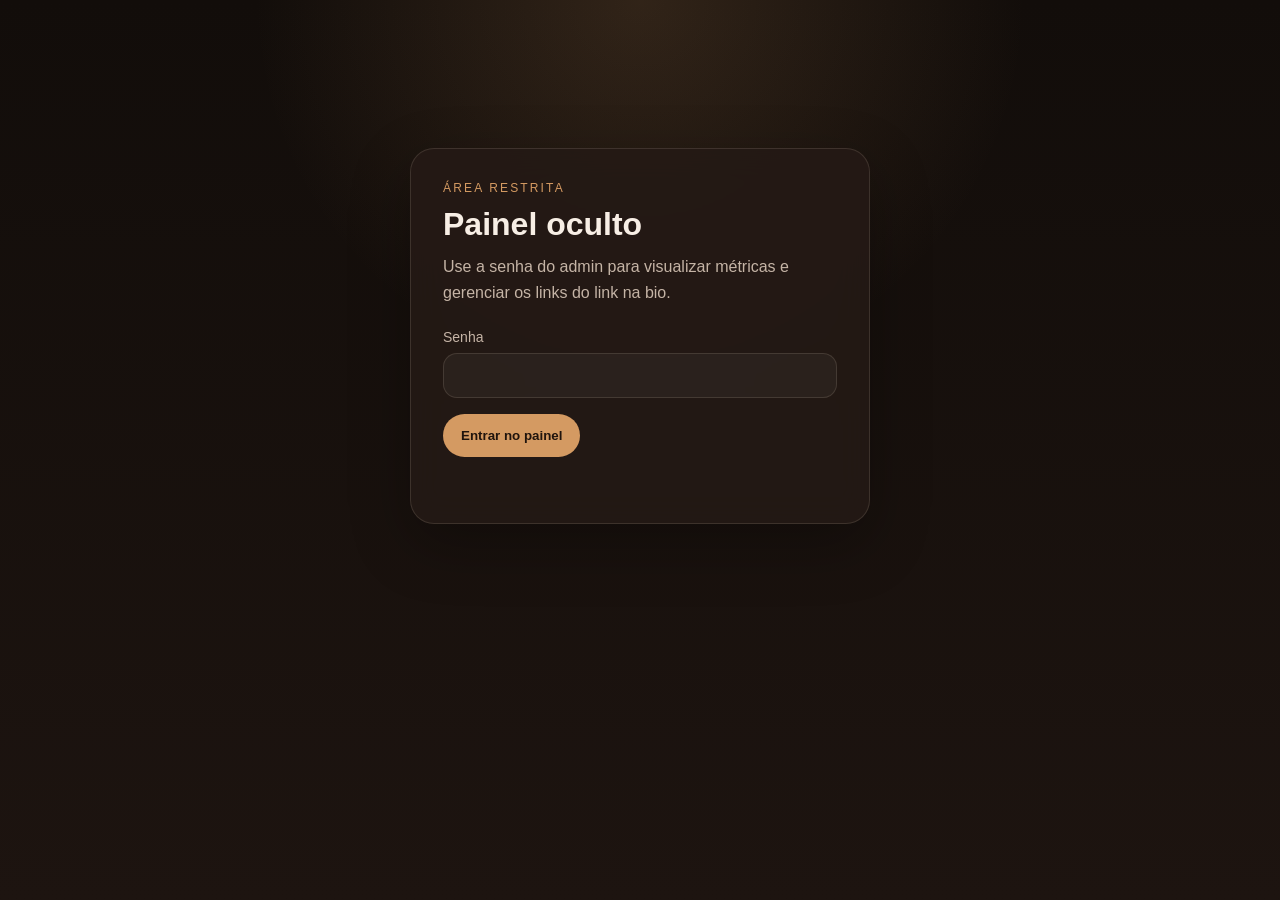
<file: admin/index.html>
<!DOCTYPE html>
<html lang="pt-BR">
<head>
  <meta charset="UTF-8" />
  <meta name="viewport" content="width=device-width, initial-scale=1.0" />
  <link rel="icon" type="image/svg+xml" href="/favicon%20guia.svg" />
  <title>Painel oculto · byninaalves</title>
  <style>
    :root {
      --bg: #16100d;
      --panel: #241915;
      --panel-soft: #30211b;
      --border: rgba(255, 233, 211, 0.12);
      --text: #f7eee5;
      --muted: #c5b4a6;
      --accent: #d49a62;
      --accent-soft: rgba(212, 154, 98, 0.14);
      --danger: #ff9f8e;
      --success: #b4dfb0;
    }

    * { box-sizing: border-box; }

    body {
      margin: 0;
      min-height: 100vh;
      font-family: Arial, sans-serif;
      background:
        radial-gradient(circle at top, rgba(212, 154, 98, 0.16), transparent 35%),
        linear-gradient(180deg, #120d0a 0%, #1d1410 100%);
      color: var(--text);
    }

    .wrap {
      width: min(1160px, calc(100% - 32px));
      margin: 0 auto;
      padding: 40px 0 56px;
    }

    .login,
    .panel {
      background: rgba(36, 25, 21, 0.92);
      border: 1px solid var(--border);
      border-radius: 24px;
      backdrop-filter: blur(16px);
      box-shadow: 0 20px 60px rgba(0, 0, 0, 0.28);
    }

    .login {
      max-width: 460px;
      margin: 12vh auto 0;
      padding: 32px;
    }

    h1,
    h2,
    p { margin: 0; }

    .eyebrow {
      font-size: 12px;
      letter-spacing: 0.18em;
      text-transform: uppercase;
      color: var(--accent);
      margin-bottom: 12px;
    }

    .login h1,
    .panel h1 {
      font-size: 32px;
      line-height: 1.1;
      margin-bottom: 12px;
    }

    .subtitle {
      color: var(--muted);
      line-height: 1.6;
      margin-bottom: 24px;
    }

    label {
      display: block;
      font-size: 14px;
      color: var(--muted);
      margin-bottom: 8px;
    }

    input,
    select {
      width: 100%;
      border: 1px solid var(--border);
      border-radius: 14px;
      padding: 14px 16px;
      background: rgba(255,255,255,0.04);
      color: var(--text);
      margin-bottom: 16px;
    }

    input::placeholder {
      color: rgba(247, 238, 229, 0.46);
    }

    button {
      border: 0;
      border-radius: 999px;
      padding: 14px 18px;
      background: var(--accent);
      color: #20140d;
      font-weight: 700;
      cursor: pointer;
    }

    button.secondary {
      background: transparent;
      color: var(--text);
      border: 1px solid var(--border);
    }

    button.danger {
      background: rgba(255, 159, 142, 0.14);
      color: #ffd4cc;
      border: 1px solid rgba(255, 159, 142, 0.2);
    }

    .error {
      color: var(--danger);
      min-height: 22px;
      margin-top: 12px;
    }

    .hidden {
      display: none;
    }

    .panel {
      padding: 28px;
    }

    .panel-header {
      display: flex;
      justify-content: space-between;
      align-items: flex-end;
      gap: 16px;
      margin-bottom: 20px;
    }

    .panel-tabs {
      display: flex;
      gap: 10px;
      flex-wrap: wrap;
      margin-bottom: 24px;
    }

    .panel-tab {
      background: var(--accent-soft);
      color: var(--text);
      border: 1px solid transparent;
      padding: 10px 14px;
    }

    .panel-tab.active {
      border-color: rgba(212, 154, 98, 0.5);
      background: rgba(212, 154, 98, 0.22);
    }

    .panel-section {
      display: none;
    }

    .panel-section.active {
      display: block;
    }

    .filters {
      display: flex;
      gap: 10px;
      flex-wrap: wrap;
    }

    .filter-btn {
      background: var(--accent-soft);
      color: var(--text);
      border: 1px solid transparent;
      padding: 10px 14px;
    }

    .filter-btn.active {
      border-color: rgba(212, 154, 98, 0.5);
      background: rgba(212, 154, 98, 0.22);
    }

    .stats-grid {
      display: grid;
      grid-template-columns: repeat(auto-fit, minmax(220px, 1fr));
      gap: 16px;
      margin-bottom: 24px;
    }

    .card,
    .table-card,
    .chart-card,
    .form-card,
    .list-card {
      background: var(--panel-soft);
      border: 1px solid var(--border);
      border-radius: 18px;
      padding: 18px;
    }

    .card-label {
      font-size: 12px;
      letter-spacing: 0.12em;
      text-transform: uppercase;
      color: var(--muted);
      margin-bottom: 12px;
    }

    .card-value {
      font-size: 34px;
      font-weight: 700;
    }

    .layout,
    .links-layout,
    .sorteio-layout {
      display: grid;
      gap: 16px;
    }

    .layout {
      grid-template-columns: 1.25fr 1fr;
    }

    .links-layout {
      grid-template-columns: minmax(320px, 400px) minmax(0, 1fr);
      align-items: start;
    }

    .sorteio-layout {
      grid-template-columns: 1fr;
    }

    .form-card {
      position: sticky;
      top: 20px;
    }

    .form-grid {
      display: grid;
      grid-template-columns: 1fr 120px;
      gap: 12px;
    }

    .form-grid .full {
      grid-column: 1 / -1;
    }

    .checkbox-row {
      display: flex;
      align-items: center;
      gap: 10px;
      margin: 6px 0 18px;
      color: var(--muted);
      font-size: 14px;
    }

    .checkbox-row input {
      width: 18px;
      height: 18px;
      margin: 0;
      accent-color: var(--accent);
    }

    .inline-actions {
      display: flex;
      gap: 10px;
      flex-wrap: wrap;
    }

    .link-preview {
      margin: 2px 0 18px;
      padding: 14px 16px;
      border-radius: 18px;
      background:
        linear-gradient(135deg, rgba(255,255,255,0.05), rgba(255,255,255,0.02)),
        rgba(19, 12, 10, 0.34);
      border: 1px solid rgba(212, 154, 98, 0.16);
      display: flex;
      justify-content: space-between;
      align-items: center;
      gap: 12px;
      min-height: 62px;
    }

    .link-preview-label {
      font-size: 15px;
      font-weight: 700;
      color: var(--text);
      line-height: 1.35;
    }

    .link-preview-arrow {
      color: var(--accent);
      font-size: 22px;
      flex-shrink: 0;
    }

    table {
      width: 100%;
      border-collapse: collapse;
      margin-top: 8px;
    }

    th,
    td {
      text-align: left;
      padding: 12px 0;
      border-bottom: 1px solid var(--border);
      font-size: 14px;
      vertical-align: top;
    }

    th {
      color: var(--muted);
      font-weight: 400;
      text-transform: uppercase;
      letter-spacing: 0.08em;
      font-size: 11px;
    }

    .table-actions {
      display: flex;
      gap: 8px;
      flex-wrap: wrap;
      justify-content: flex-end;
    }

    .small-btn {
      padding: 9px 12px;
      font-size: 12px;
    }

    .links-list {
      display: grid;
      gap: 12px;
      margin-top: 10px;
    }

    .link-card {
      padding: 16px;
      border-radius: 16px;
      border: 1px solid var(--border);
      background: rgba(255, 255, 255, 0.03);
      display: grid;
      gap: 14px;
    }

    .link-card-top {
      display: flex;
      justify-content: space-between;
      gap: 16px;
      align-items: flex-start;
    }

    .link-card-title {
      font-size: 19px;
      font-weight: 700;
      line-height: 1.2;
      margin-bottom: 6px;
    }

    .link-card-url {
      color: var(--muted);
      font-size: 13px;
      line-height: 1.5;
      word-break: break-word;
    }

    .link-card-badges {
      display: flex;
      gap: 8px;
      flex-wrap: wrap;
    }

    .link-badge {
      border-radius: 999px;
      padding: 7px 10px;
      font-size: 11px;
      letter-spacing: 0.08em;
      text-transform: uppercase;
      color: var(--muted);
      background: rgba(255,255,255,0.04);
      border: 1px solid var(--border);
      white-space: nowrap;
    }

    .link-card-actions {
      display: flex;
      justify-content: space-between;
      align-items: center;
      gap: 12px;
      flex-wrap: wrap;
    }

    .link-card-status {
      color: var(--muted);
      font-size: 13px;
    }

    .bars {
      display: grid;
      gap: 12px;
      margin-top: 12px;
    }

    .bar-row {
      display: grid;
      grid-template-columns: 86px 1fr 40px;
      gap: 10px;
      align-items: center;
    }

    .bar-label,
    .bar-total,
    .muted {
      font-size: 13px;
      color: var(--muted);
    }

    .bar-track {
      height: 10px;
      background: rgba(255,255,255,0.06);
      border-radius: 999px;
      overflow: hidden;
    }

    .bar-fill {
      height: 100%;
      border-radius: 999px;
      background: linear-gradient(90deg, #d49a62 0%, #f2c08f 100%);
    }

    .status {
      color: var(--muted);
      margin-top: 14px;
      font-size: 14px;
      min-height: 20px;
    }

    .status.success {
      color: var(--success);
    }

    .toolbar {
      display: flex;
      justify-content: space-between;
      align-items: center;
      gap: 16px;
      margin-bottom: 18px;
      flex-wrap: wrap;
    }

    .sorteio-table td,
    .sorteio-table th {
      padding-right: 12px;
    }

    .number-pill {
      display: inline-flex;
      align-items: center;
      justify-content: center;
      min-width: 64px;
      padding: 8px 12px;
      border-radius: 999px;
      background: rgba(212, 154, 98, 0.14);
      border: 1px solid rgba(212, 154, 98, 0.2);
      color: #ffdcb8;
      font-weight: 700;
      letter-spacing: 0.08em;
    }

    @media (max-width: 980px) {
      .panel-header,
      .layout,
      .links-layout,
      .sorteio-layout {
        grid-template-columns: 1fr;
        display: grid;
      }
    }

    @media (max-width: 640px) {
      .wrap {
        width: min(100% - 20px, 100%);
      }

      .panel,
      .login {
        padding: 20px;
      }

      .form-grid {
        grid-template-columns: 1fr;
      }

      .table-actions {
        justify-content: flex-start;
      }

      .link-card-top,
      .link-card-actions {
        grid-template-columns: 1fr;
        display: grid;
      }

      .form-card {
        position: static;
      }
    }
  </style>
</head>
<body>
  <div class="wrap">
    <section class="login" id="loginBox">
      <p class="eyebrow">Área restrita</p>
      <h1>Painel oculto</h1>
      <p class="subtitle">Use a senha do admin para visualizar métricas e gerenciar os links do link na bio.</p>
      <label for="password">Senha</label>
      <input id="password" type="password" autocomplete="current-password" />
      <button id="loginButton" type="button">Entrar no painel</button>
      <p class="error" id="loginError"></p>
    </section>

    <section class="panel hidden" id="panelBox">
      <div class="panel-header">
        <div>
          <p class="eyebrow">Dashboard</p>
          <h1>Painel do link na bio</h1>
          <p class="subtitle" id="panelSubtitle">Métricas e gerenciamento dos links públicos.</p>
        </div>
      </div>

      <div class="panel-tabs">
        <button class="panel-tab active" data-view="metrics" type="button">Métricas</button>
        <button class="panel-tab" data-view="links" type="button">Links</button>
        <button class="panel-tab" data-view="sorteio" type="button">Sorteio</button>
      </div>

      <section class="panel-section active" data-section="metrics">
        <div class="panel-header">
          <div>
            <p class="eyebrow">Métricas</p>
            <h2 style="font-size:28px; margin-bottom:10px;">Cliques do link na bio</h2>
            <p class="subtitle" id="metricsSubtitle">Carregando dados...</p>
          </div>
          <div class="filters">
            <button class="filter-btn active" data-period="today" type="button">Hoje</button>
            <button class="filter-btn" data-period="7d" type="button">7 dias</button>
            <button class="filter-btn" data-period="30d" type="button">30 dias</button>
            <button class="filter-btn" data-period="total" type="button">Total</button>
          </div>
        </div>

        <div class="stats-grid" id="summaryCards"></div>

        <div class="layout">
          <div class="table-card">
            <p class="card-label">Cliques por link</p>
            <table>
              <thead>
                <tr>
                  <th>Link</th>
                  <th>Total</th>
                </tr>
              </thead>
              <tbody id="perLinkTable"></tbody>
            </table>
          </div>

          <div class="chart-card">
            <p class="card-label">Cliques por dia</p>
            <div class="bars" id="perDayChart"></div>
          </div>
        </div>

        <p class="status" id="statusText"></p>
      </section>

      <section class="panel-section" data-section="links">
        <div class="panel-header">
          <div>
            <p class="eyebrow">Gerenciar links</p>
            <h2 style="font-size:28px; margin-bottom:10px;">Editar o link na bio</h2>
            <p class="subtitle">Adicione, edite ou exclua os links que aparecem na vitrine pública.</p>
          </div>
        </div>

        <div class="links-layout">
          <div class="form-card">
            <p class="card-label">Formulário</p>
            <input id="linkId" type="hidden" />
            <div class="link-preview">
              <div class="link-preview-label" id="linkPreviewLabel">Novo link do link na bio</div>
              <div class="link-preview-arrow">→</div>
            </div>
            <div class="form-grid">
              <div class="full">
                <label for="linkLabel">Nome do link</label>
                <input id="linkLabel" type="text" placeholder="Ex.: Comunidade Destrave - WhatsApp" />
              </div>
              <div class="full">
                <label for="linkUrl">URL do link</label>
                <input id="linkUrl" type="url" placeholder="https://..." />
              </div>
              <div>
                <label for="linkPosition">Posição</label>
                <input id="linkPosition" type="number" min="1" step="1" placeholder="1" />
              </div>
            </div>
            <label class="checkbox-row" for="linkNewTab">
              <input id="linkNewTab" type="checkbox" checked />
              <span>Abrir em nova aba</span>
            </label>
            <div class="inline-actions">
              <button id="saveLinkButton" type="button">Salvar link</button>
              <button class="secondary" id="resetLinkButton" type="button">Novo link</button>
            </div>
            <p class="status" id="linksStatus"></p>
          </div>

          <div class="list-card">
            <p class="card-label">Links atuais</p>
            <div class="links-list" id="linksTable"></div>
          </div>
        </div>
      </section>

      <section class="panel-section" data-section="sorteio">
        <div class="panel-header">
          <div>
            <p class="eyebrow">Sorteio</p>
            <h2 style="font-size:28px; margin-bottom:10px;">Entradas da comunidade</h2>
            <p class="subtitle">Acompanhe nome, celular e número sorteado dos participantes.</p>
          </div>
        </div>

        <div class="stats-grid" id="sorteioSummaryCards"></div>

        <div class="sorteio-layout">
          <div class="table-card">
            <div class="toolbar">
              <p class="card-label" style="margin-bottom:0;">Participantes</p>
              <div class="inline-actions">
                <button class="secondary" id="downloadSorteioButton" type="button">Baixar relatório CSV</button>
                <button class="danger" id="resetSorteioButton" type="button">Resetar sorteio</button>
              </div>
            </div>
            <table class="sorteio-table">
              <thead>
                <tr>
                  <th>Nome</th>
                  <th>Celular</th>
                  <th>Número</th>
                  <th>Data</th>
                </tr>
              </thead>
              <tbody id="sorteioTable"></tbody>
            </table>
            <p class="status" id="sorteioStatus"></p>
          </div>
        </div>
      </section>
    </section>
  </div>

  <script src="/admin/config.js"></script>
  <script>
    const loginBox = document.getElementById("loginBox");
    const panelBox = document.getElementById("panelBox");
    const passwordInput = document.getElementById("password");
    const loginButton = document.getElementById("loginButton");
    const loginError = document.getElementById("loginError");
    const summaryCards = document.getElementById("summaryCards");
    const perLinkTable = document.getElementById("perLinkTable");
    const perDayChart = document.getElementById("perDayChart");
    const statusText = document.getElementById("statusText");
    const metricsSubtitle = document.getElementById("metricsSubtitle");
    const panelSubtitle = document.getElementById("panelSubtitle");
    const filterButtons = Array.from(document.querySelectorAll("[data-period]"));
    const tabButtons = Array.from(document.querySelectorAll("[data-view]"));
    const sections = Array.from(document.querySelectorAll("[data-section]"));
    const linkIdInput = document.getElementById("linkId");
    const linkLabelInput = document.getElementById("linkLabel");
    const linkUrlInput = document.getElementById("linkUrl");
    const linkPositionInput = document.getElementById("linkPosition");
    const linkNewTabInput = document.getElementById("linkNewTab");
    const linkPreviewLabel = document.getElementById("linkPreviewLabel");
    const saveLinkButton = document.getElementById("saveLinkButton");
    const resetLinkButton = document.getElementById("resetLinkButton");
    const linksTable = document.getElementById("linksTable");
    const linksStatus = document.getElementById("linksStatus");
    const sorteioSummaryCards = document.getElementById("sorteioSummaryCards");
    const sorteioTable = document.getElementById("sorteioTable");
    const sorteioStatus = document.getElementById("sorteioStatus");
    const downloadSorteioButton = document.getElementById("downloadSorteioButton");
    const resetSorteioButton = document.getElementById("resetSorteioButton");

    let adminPassword = sessionStorage.getItem("admin_password") || "";
    let currentPeriod = "today";
    let currentView = "metrics";
    let linksCache = [];

    async function sha256(value) {
      const buffer = new TextEncoder().encode(value);
      const digest = await crypto.subtle.digest("SHA-256", buffer);
      return Array.from(new Uint8Array(digest))
        .map((byte) => byte.toString(16).padStart(2, "0"))
        .join("");
    }

    function authHeaders() {
      return { "x-admin-password": adminPassword };
    }

    function formatPeriodLabel(period) {
      if (period === "today") return "Hoje";
      if (period === "7d") return "Últimos 7 dias";
      if (period === "30d") return "Últimos 30 dias";
      return "Período total";
    }

    function setView(view) {
      currentView = view;
      tabButtons.forEach((button) => {
        button.classList.toggle("active", button.dataset.view === view);
      });
      sections.forEach((section) => {
        section.classList.toggle("active", section.dataset.section === view);
      });
      panelSubtitle.textContent = view === "metrics"
        ? "Métricas e gerenciamento dos links públicos."
        : view === "links"
          ? "Atualize os links do link na bio sem editar o HTML."
          : "Acompanhe participantes, números sorteados e baixe o relatório.";
    }

    function renderSummary(stats) {
      const topLink = stats.per_link.find((item) => item.total_clicks > 0);
      const totalDays = stats.per_day.length;

      summaryCards.innerHTML = [
        { label: "Total de cliques", value: stats.total_clicks },
        { label: "Link mais clicado", value: topLink ? topLink.label : "-" },
        { label: "Dias com atividade", value: totalDays },
      ]
        .map((item) => `
          <article class="card">
            <p class="card-label">${item.label}</p>
            <div class="card-value">${item.value}</div>
          </article>
        `)
        .join("");
    }

    function renderPerLink(stats) {
      perLinkTable.innerHTML = stats.per_link
        .map((item) => `
          <tr>
            <td>${item.label}</td>
            <td>${item.total_clicks}</td>
          </tr>
        `)
        .join("");
    }

    function renderPerDay(stats) {
      const maxClicks = stats.per_day.reduce((max, item) => Math.max(max, item.total_clicks), 0);

      perDayChart.innerHTML = stats.per_day.length
        ? stats.per_day
            .map((item) => {
              const width = maxClicks ? Math.max((item.total_clicks / maxClicks) * 100, 6) : 0;
              return `
                <div class="bar-row">
                  <span class="bar-label">${item.date}</span>
                  <div class="bar-track"><div class="bar-fill" style="width:${width}%"></div></div>
                  <span class="bar-total">${item.total_clicks}</span>
                </div>
              `;
            })
            .join("")
        : "<p class=\"status\">Nenhum clique neste período.</p>";
    }

    async function loadStats(period) {
      statusText.textContent = "Carregando métricas...";
      metricsSubtitle.textContent = `${formatPeriodLabel(period)} · dados do link na bio`;

      const response = await fetch(`/api/admin-stats?period=${encodeURIComponent(period)}`, {
        headers: authHeaders(),
      });

      const data = await response.json();
      if (!response.ok || !data.ok) {
        throw new Error(data.error || "Falha ao carregar métricas.");
      }

      renderSummary(data.stats);
      renderPerLink(data.stats);
      renderPerDay(data.stats);
      statusText.textContent = `Atualizado para ${formatPeriodLabel(period).toLowerCase()}.`;
      statusText.className = "status";
    }

    function resetLinkForm() {
      linkIdInput.value = "";
      linkLabelInput.value = "";
      linkUrlInput.value = "";
      linkPositionInput.value = "";
      linkNewTabInput.checked = true;
      linkPreviewLabel.textContent = "Novo link do link na bio";
      saveLinkButton.textContent = "Salvar link";
    }

    function fillLinkForm(link) {
      linkIdInput.value = link.id;
      linkLabelInput.value = link.label || "";
      linkUrlInput.value = link.url || "";
      linkPositionInput.value = link.position || "";
      linkNewTabInput.checked = link.opens_new_tab !== false;
      linkPreviewLabel.textContent = link.label || "Novo link do link na bio";
      saveLinkButton.textContent = "Atualizar link";
      linksStatus.textContent = `Editando: ${link.label}`;
      linksStatus.className = "status";
    }

    function renderLinks(links) {
      linksCache = links.slice().sort((a, b) => Number(a.position) - Number(b.position));
      linksTable.innerHTML = linksCache.length
        ? linksCache.map((link) => `
            <article class="link-card">
              <div class="link-card-top">
                <div>
                  <div class="link-card-title">${link.label}</div>
                  <div class="link-card-url">${link.url}</div>
                </div>
                <div class="link-card-badges">
                  <span class="link-badge">Posição ${link.position}</span>
                  <span class="link-badge">${link.opens_new_tab ? "Nova aba" : "Mesma aba"}</span>
                </div>
              </div>
              <div class="link-card-actions">
                <div class="link-card-status">${link.active === false ? "Inativo" : "Ativo na vitrine pública"}</div>
                <div class="table-actions">
                  <button class="secondary small-btn" type="button" data-action="edit" data-id="${link.id}">Editar</button>
                  <button class="danger small-btn" type="button" data-action="delete" data-id="${link.id}">Excluir</button>
                </div>
              </div>
            </article>
          `).join("")
        : `
            <div class="link-card">
              <div class="muted">Nenhum link cadastrado.</div>
            </div>
          `;
    }

    function syncPreviewLabel() {
      const label = linkLabelInput.value.trim();
      linkPreviewLabel.textContent = label || "Novo link do link na bio";
    }

    linkLabelInput.addEventListener("input", syncPreviewLabel);

    async function loadLinks() {
      linksStatus.textContent = "Carregando links...";
      linksStatus.className = "status";

      const response = await fetch(`/api/admin-links?ts=${Date.now()}`, {
        headers: authHeaders(),
        cache: "no-store",
      });
      const data = await response.json();

      if (!response.ok || !data.ok) {
        throw new Error(data.error || "Falha ao carregar links.");
      }

      renderLinks(data.links || []);
      linksStatus.textContent = `${(data.links || []).length} links carregados.`;
      linksStatus.className = "status";
    }

    function renderSorteioSummary(stats) {
      sorteioSummaryCards.innerHTML = [
        { label: "Participantes", value: stats.total_entries || 0 },
        { label: "Números disponíveis", value: stats.available_numbers ?? 1000 },
        { label: "Último número", value: stats.latest_number ? String(stats.latest_number).padStart(3, "0") : "-" },
      ]
        .map((item) => `
          <article class="card">
            <p class="card-label">${item.label}</p>
            <div class="card-value">${item.value}</div>
          </article>
        `)
        .join("");
    }

    function formatDate(value) {
      if (!value) return "-";
      return new Date(value).toLocaleString("pt-BR", {
        dateStyle: "short",
        timeStyle: "short",
      });
    }

    function renderSorteioEntries(entries) {
      sorteioTable.innerHTML = entries.length
        ? entries.map((entry) => `
            <tr>
              <td>${entry.name}</td>
              <td>${entry.phone}</td>
              <td><span class="number-pill">${String(entry.raffle_number).padStart(3, "0")}</span></td>
              <td>${formatDate(entry.created_at)}</td>
            </tr>
          `).join("")
        : `
            <tr>
              <td colspan="4" class="muted">Nenhuma entrada registrada ainda.</td>
            </tr>
          `;
    }

    async function loadSorteio() {
      sorteioStatus.textContent = "Carregando participantes...";
      sorteioStatus.className = "status";

      const response = await fetch("/api/admin-sorteio", {
        headers: authHeaders(),
      });
      const data = await response.json();

      if (!response.ok || !data.ok) {
        throw new Error(data.error || "Falha ao carregar os dados do sorteio.");
      }

      renderSorteioSummary(data.stats || {});
      renderSorteioEntries(data.entries || []);
      sorteioStatus.textContent = `${(data.entries || []).length} participantes carregados.`;
      sorteioStatus.className = "status";
    }

    async function downloadSorteioReport() {
      sorteioStatus.textContent = "Preparando relatório...";
      sorteioStatus.className = "status";

      const response = await fetch("/api/admin-sorteio?format=csv", {
        headers: authHeaders(),
      });

      if (!response.ok) {
        let errorMessage = "Não foi possível baixar o relatório.";
        try {
          const data = await response.json();
          errorMessage = data.error || errorMessage;
        } catch (_) {
          // ignore csv parse failure
        }
        throw new Error(errorMessage);
      }

      const blob = await response.blob();
      const url = URL.createObjectURL(blob);
      const anchor = document.createElement("a");
      anchor.href = url;
      anchor.download = "sorteio-relatorio.csv";
      document.body.appendChild(anchor);
      anchor.click();
      anchor.remove();
      URL.revokeObjectURL(url);

      sorteioStatus.textContent = "Relatório baixado com sucesso.";
      sorteioStatus.className = "status success";
    }

    async function resetSorteio() {
      sorteioStatus.textContent = "Resetando sorteio...";
      sorteioStatus.className = "status";

      const response = await fetch(`/api/admin-sorteio?ts=${Date.now()}`, {
        method: "DELETE",
        headers: authHeaders(),
        cache: "no-store",
      });

      const data = await response.json();
      if (!response.ok || !data.ok) {
        throw new Error(data.error || "Não foi possível resetar o sorteio.");
      }

      await loadSorteio();
      sorteioStatus.textContent = "Sorteio resetado com sucesso.";
      sorteioStatus.className = "status success";
    }

    async function saveLink() {
      const id = linkIdInput.value.trim();
      const payload = {
        label: linkLabelInput.value.trim(),
        url: linkUrlInput.value.trim(),
        position: Number(linkPositionInput.value || 0),
        opens_new_tab: !!linkNewTabInput.checked,
      };

      if (!payload.label || !payload.url || !payload.position) {
        linksStatus.textContent = "Preencha nome, URL e posição.";
        linksStatus.className = "status";
        return;
      }

      linksStatus.textContent = id ? "Atualizando link..." : "Criando link...";
      linksStatus.className = "status";

      const response = await fetch(`/api/admin-links?ts=${Date.now()}`, {
        method: id ? "PATCH" : "POST",
        headers: {
          ...authHeaders(),
          "Content-Type": "application/json",
        },
        cache: "no-store",
        body: JSON.stringify(id ? { ...payload, id } : payload),
      });

      const data = await response.json();
      if (!response.ok || !data.ok) {
        throw new Error(data.error || "Não foi possível salvar o link.");
      }

      resetLinkForm();
      await loadLinks();
      linksStatus.textContent = id ? "Link atualizado com sucesso." : "Link criado com sucesso.";
      linksStatus.className = "status success";
    }

    async function removeLink(id) {
      linksStatus.textContent = "Excluindo link...";
      linksStatus.className = "status";

      const response = await fetch(`/api/admin-links?ts=${Date.now()}`, {
        method: "DELETE",
        headers: {
          ...authHeaders(),
          "Content-Type": "application/json",
        },
        cache: "no-store",
        body: JSON.stringify({ id }),
      });

      const data = await response.json();
      if (!response.ok || !data.ok) {
        throw new Error(data.error || "Não foi possível excluir o link.");
      }

      if (linkIdInput.value === id) {
        resetLinkForm();
      }

      await loadLinks();
      linksStatus.textContent = "Link excluído com sucesso.";
      linksStatus.className = "status success";
    }

    async function login() {
      loginError.textContent = "";

      const expectedHash = window.ADMIN_PASSWORD_SHA256;
      if (!expectedHash || expectedHash === "REPLACE_WITH_SHA256_OF_YOUR_ADMIN_PASSWORD") {
        loginError.textContent = "Configure primeiro o hash da senha em /admin/config.js.";
        return;
      }

      const candidatePassword = passwordInput.value.trim();
      const hashedPassword = await sha256(candidatePassword);

      if (hashedPassword !== expectedHash) {
        loginError.textContent = "Senha incorreta.";
        return;
      }

      adminPassword = candidatePassword;
      sessionStorage.setItem("admin_password", adminPassword);
      loginBox.classList.add("hidden");
      panelBox.classList.remove("hidden");

      try {
        await Promise.all([loadStats(currentPeriod), loadLinks(), loadSorteio()]);
      } catch (error) {
        statusText.textContent = error.message;
        linksStatus.textContent = error.message;
        sorteioStatus.textContent = error.message;
      }
    }

    loginButton.addEventListener("click", login);
    passwordInput.addEventListener("keydown", (event) => {
      if (event.key === "Enter") {
        login();
      }
    });

    downloadSorteioButton.addEventListener("click", () => {
      downloadSorteioReport().catch((error) => {
        sorteioStatus.textContent = error.message;
        sorteioStatus.className = "status";
      });
    });

    resetSorteioButton.addEventListener("click", () => {
      const confirmed = window.confirm("Resetar o sorteio vai apagar todas as entradas atuais. Deseja continuar?");
      if (!confirmed) return;

      resetSorteio().catch((error) => {
        sorteioStatus.textContent = error.message;
        sorteioStatus.className = "status";
      });
    });

    filterButtons.forEach((button) => {
      button.addEventListener("click", async () => {
        currentPeriod = button.dataset.period;
        filterButtons.forEach((item) => item.classList.remove("active"));
        button.classList.add("active");

        try {
          await loadStats(currentPeriod);
        } catch (error) {
          statusText.textContent = error.message;
        }
      });
    });

    tabButtons.forEach((button) => {
      button.addEventListener("click", () => setView(button.dataset.view));
    });

    saveLinkButton.addEventListener("click", () => {
      saveLink().catch((error) => {
        linksStatus.textContent = error.message;
        linksStatus.className = "status";
      });
    });

    resetLinkButton.addEventListener("click", resetLinkForm);

    linksTable.addEventListener("click", (event) => {
      const trigger = event.target.closest("[data-action]");
      if (!trigger) return;

      const { action, id } = trigger.dataset;
      if (!id) return;

      if (action === "edit") {
        const link = linksCache.find((item) => item.id === id);
        if (link) {
          fillLinkForm(link);
        }
        return;
      }

      if (action === "delete") {
        const link = linksCache.find((item) => item.id === id);
        if (!link) return;

        const confirmed = window.confirm(`Excluir o link "${link.label}"?`);
        if (!confirmed) return;

        removeLink(id).catch((error) => {
          linksStatus.textContent = error.message;
          linksStatus.className = "status";
        });
      }
    });

    if (adminPassword) {
      loginBox.classList.add("hidden");
      panelBox.classList.remove("hidden");
      Promise.all([loadStats(currentPeriod), loadLinks(), loadSorteio()]).catch((error) => {
        statusText.textContent = error.message;
        linksStatus.textContent = error.message;
        sorteioStatus.textContent = error.message;
        sessionStorage.removeItem("admin_password");
      });
    }
  </script>
</body>
</html>
</file>
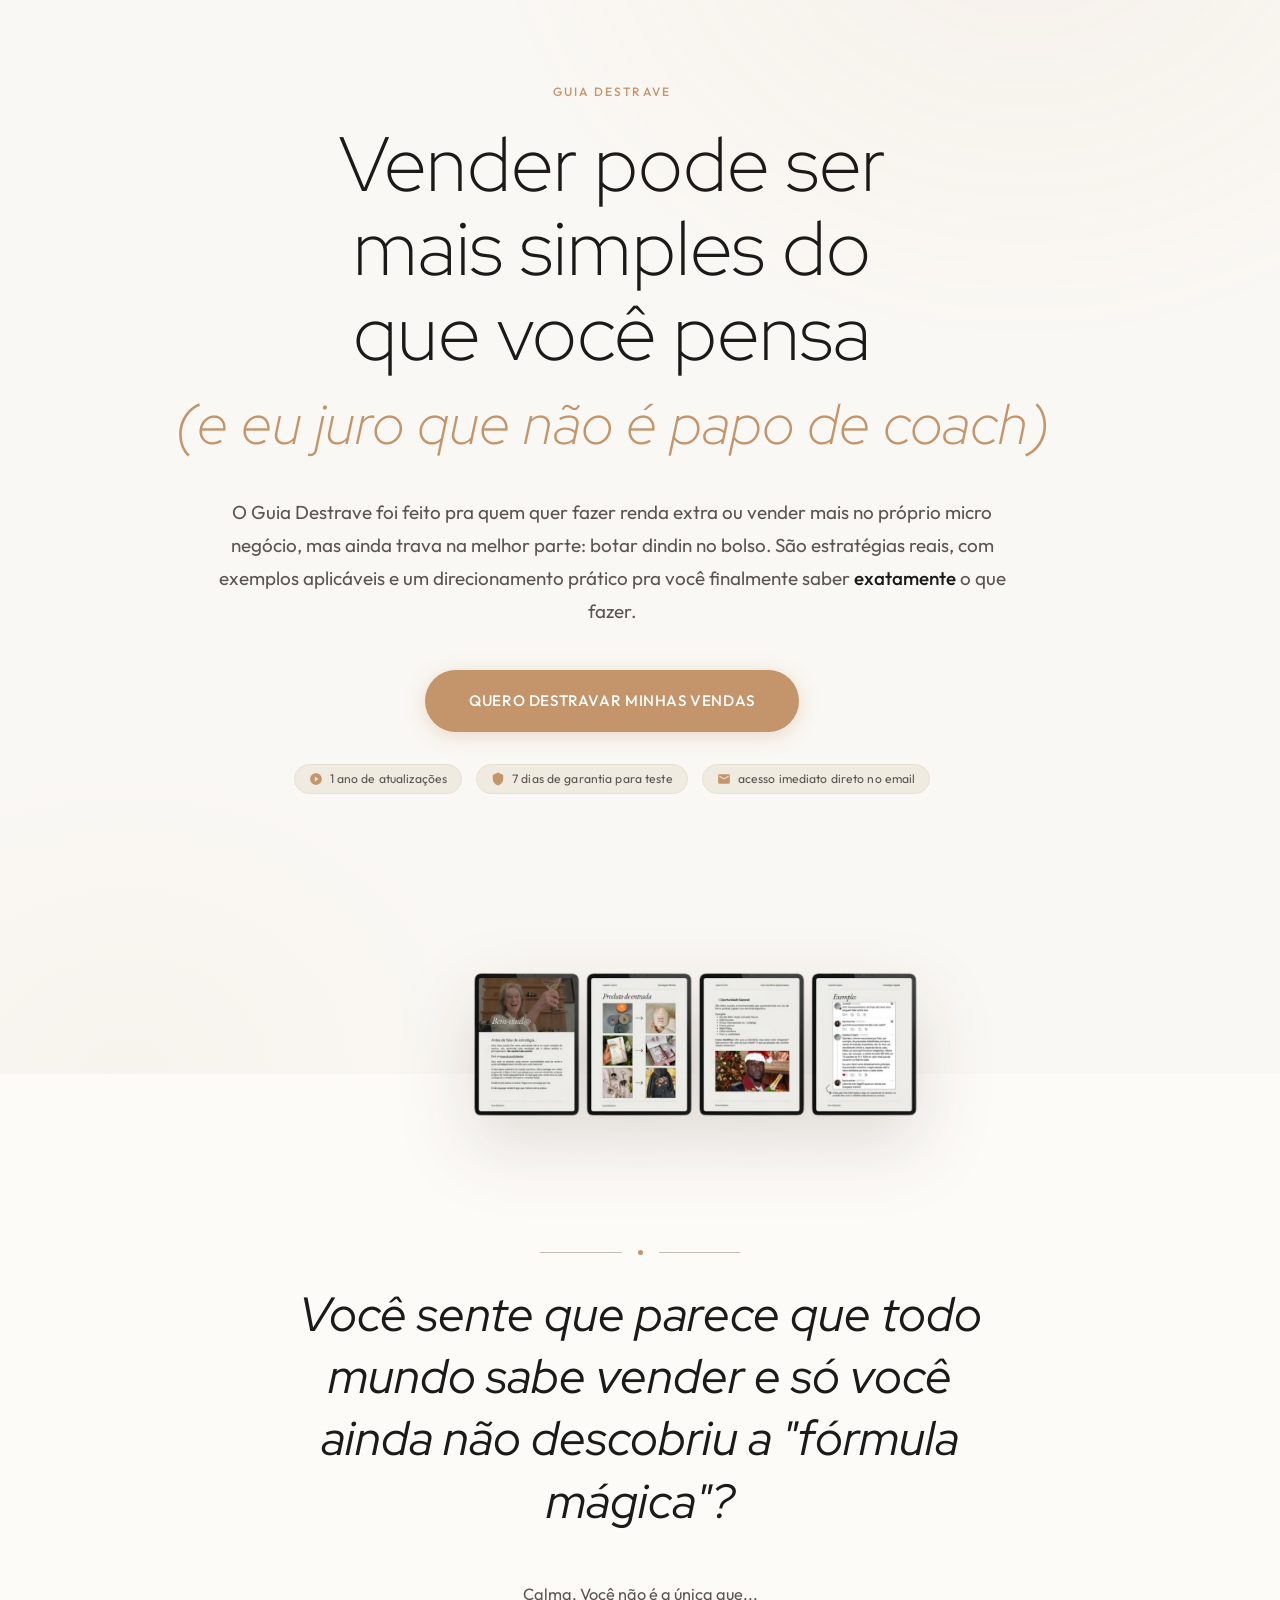
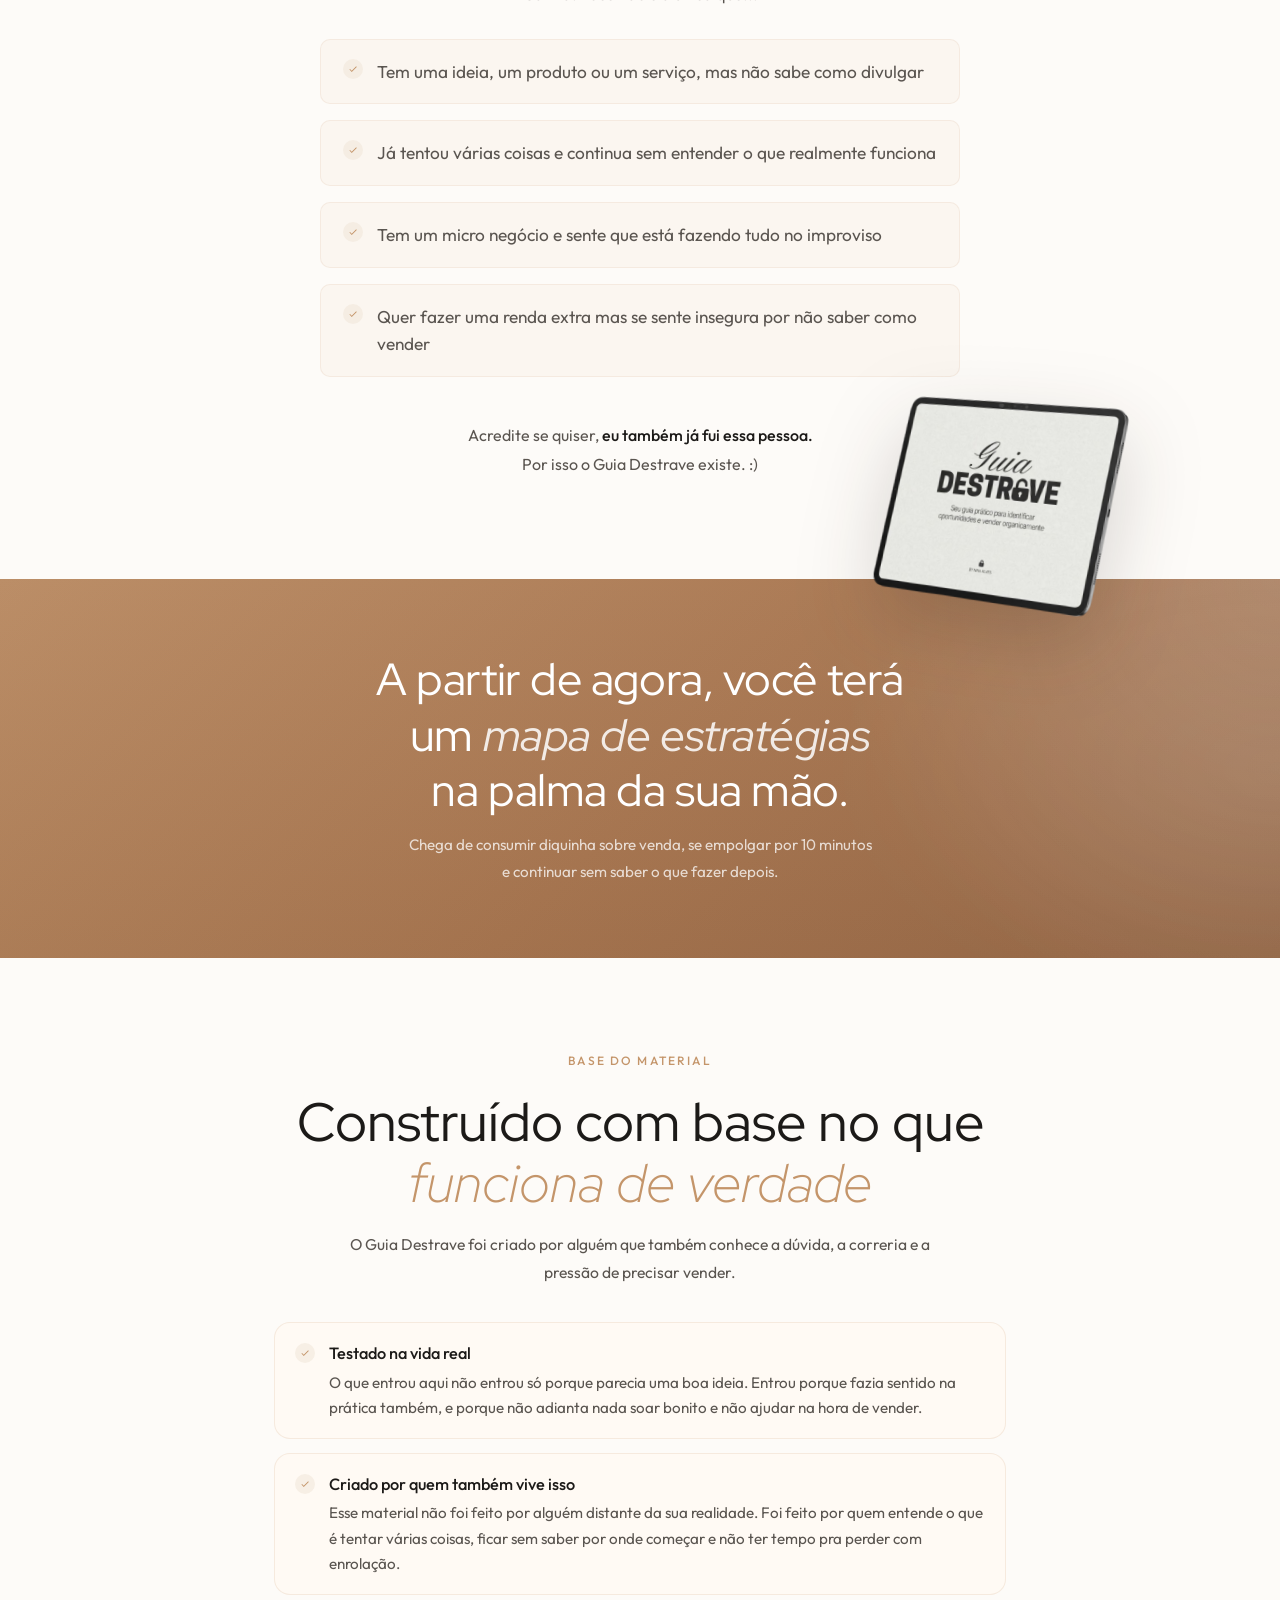
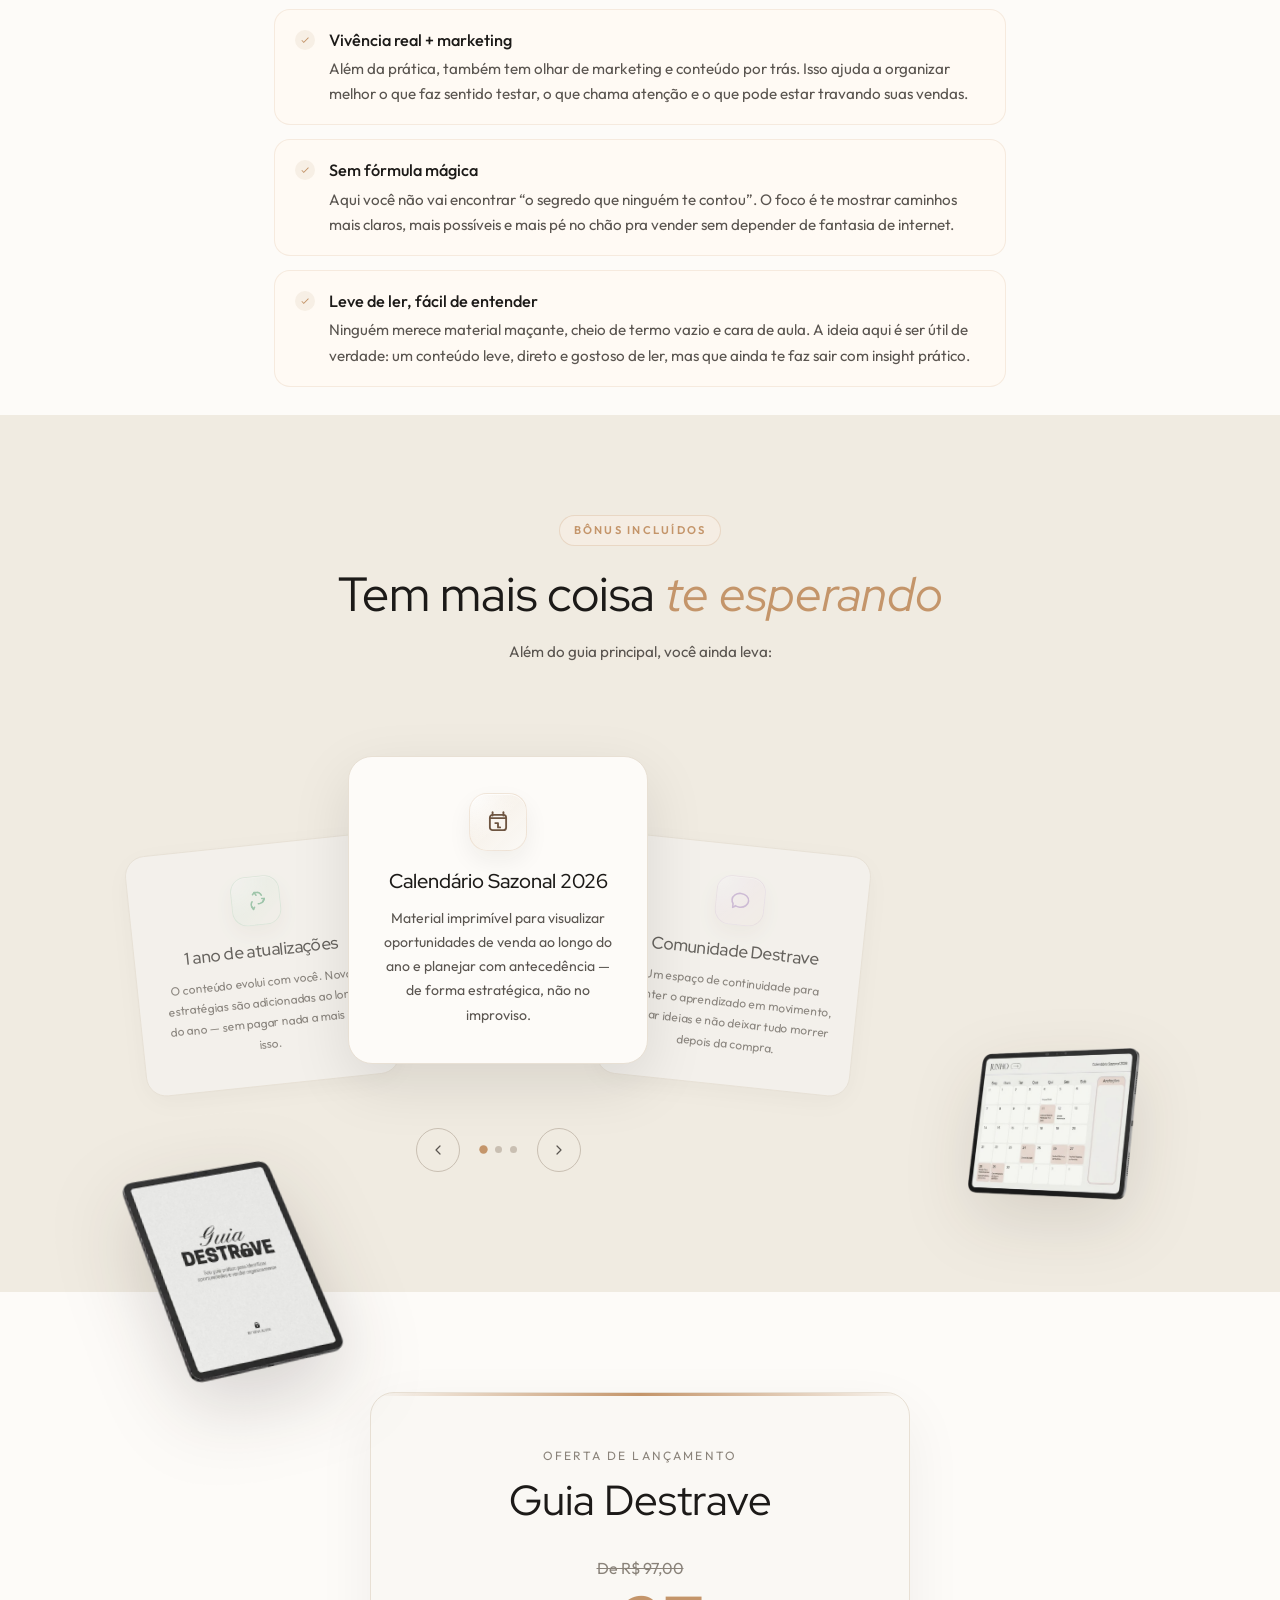
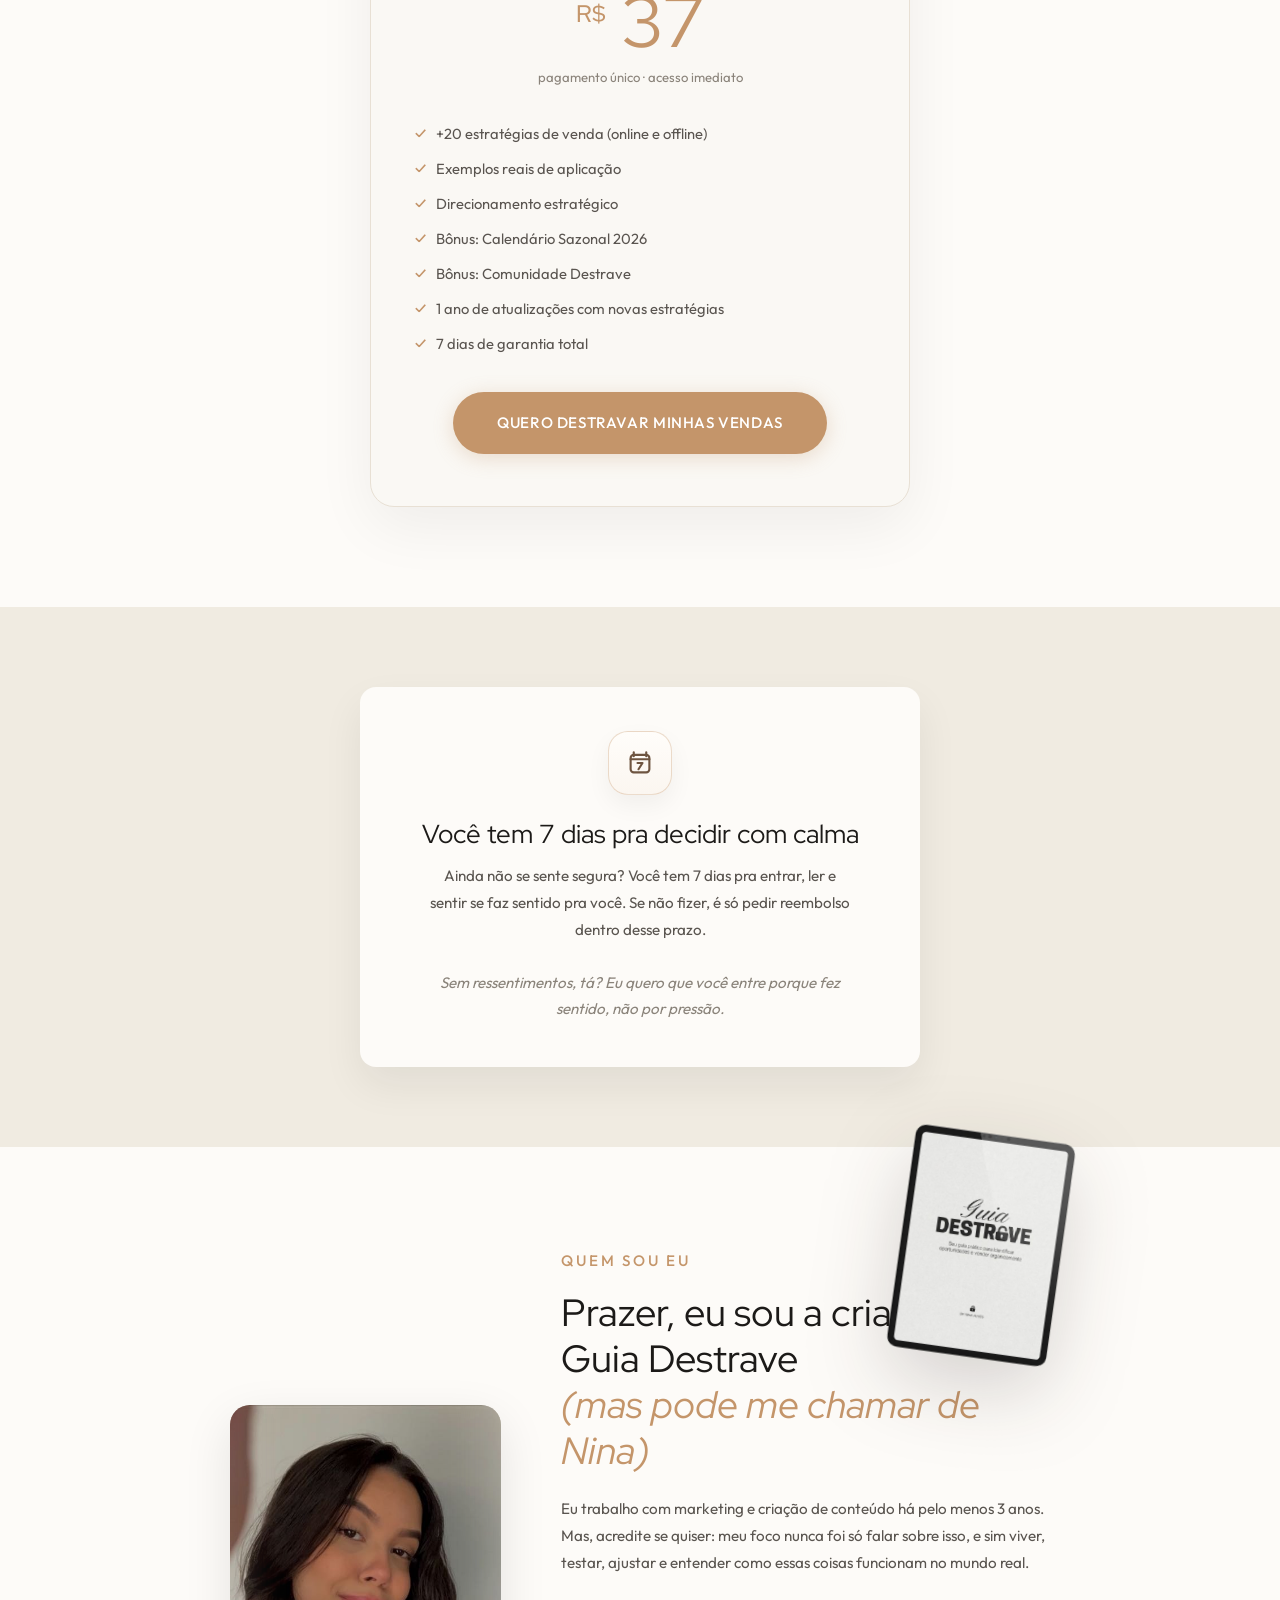
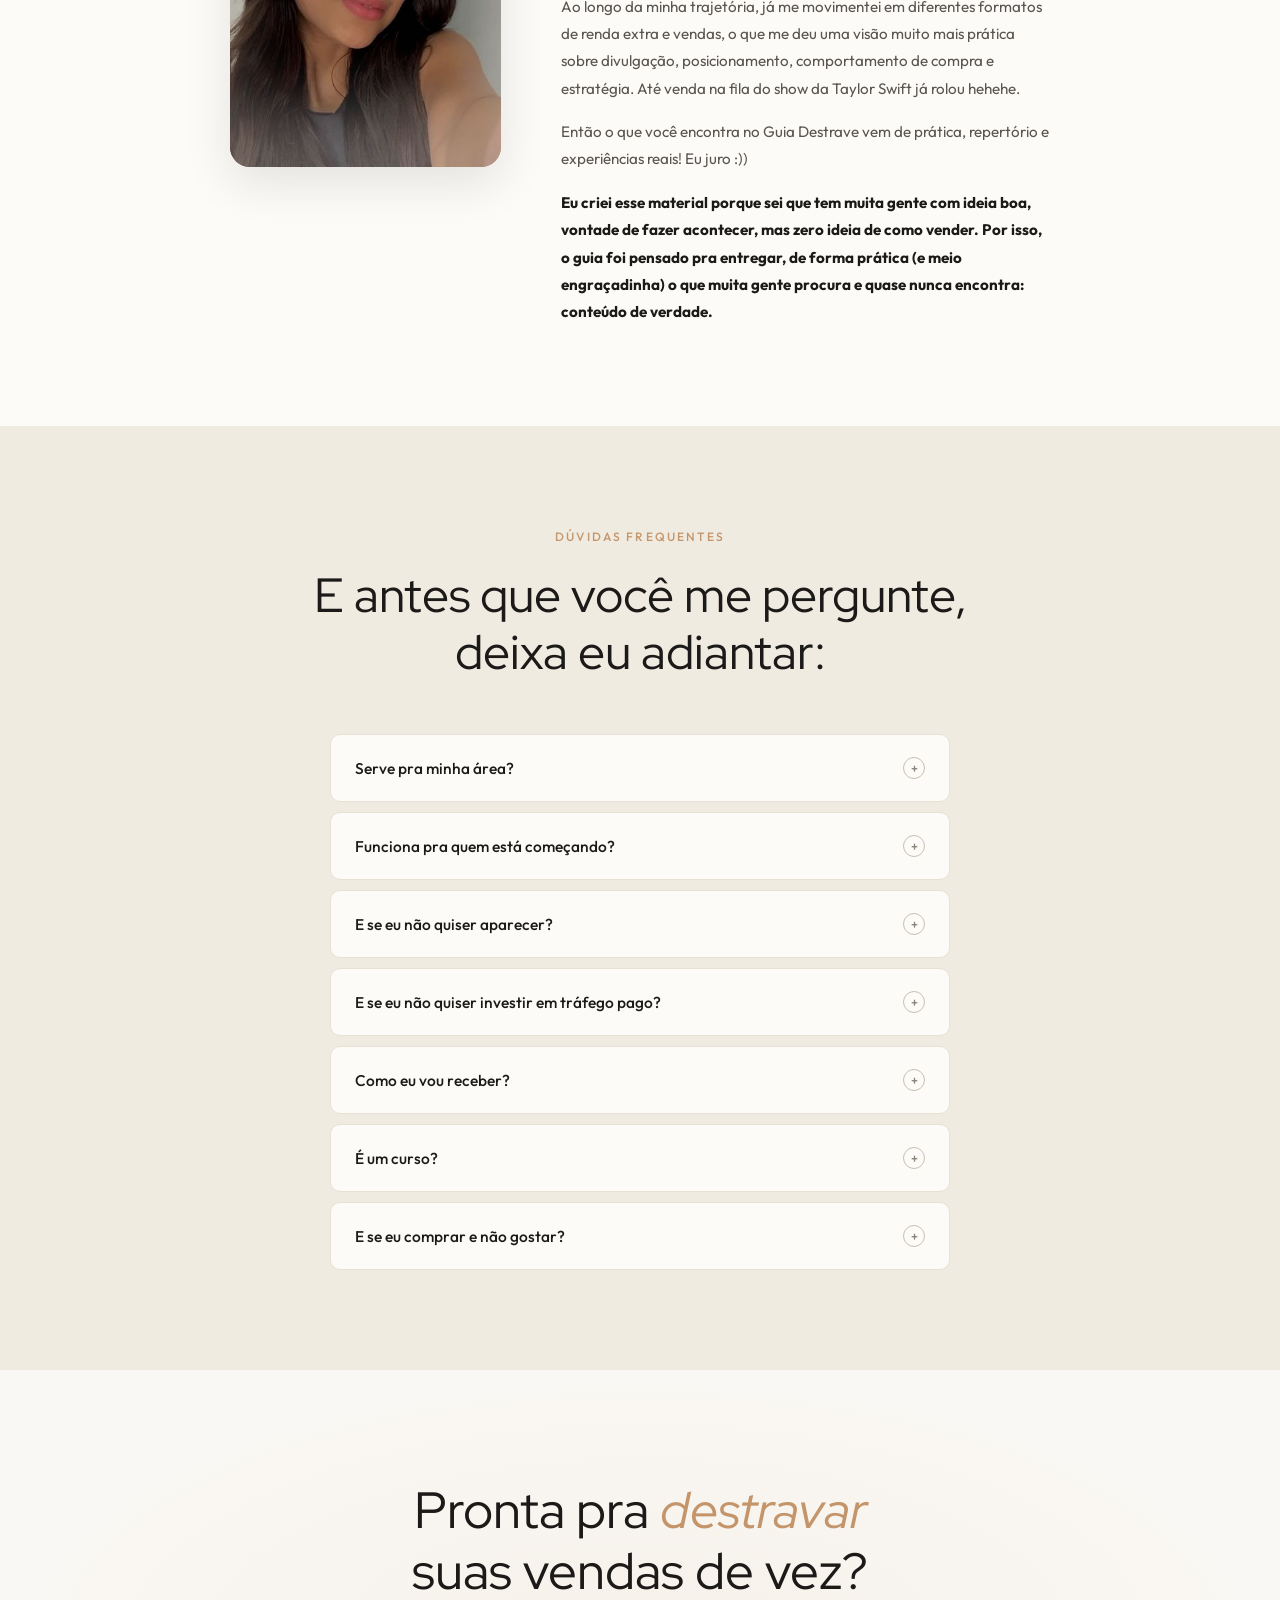
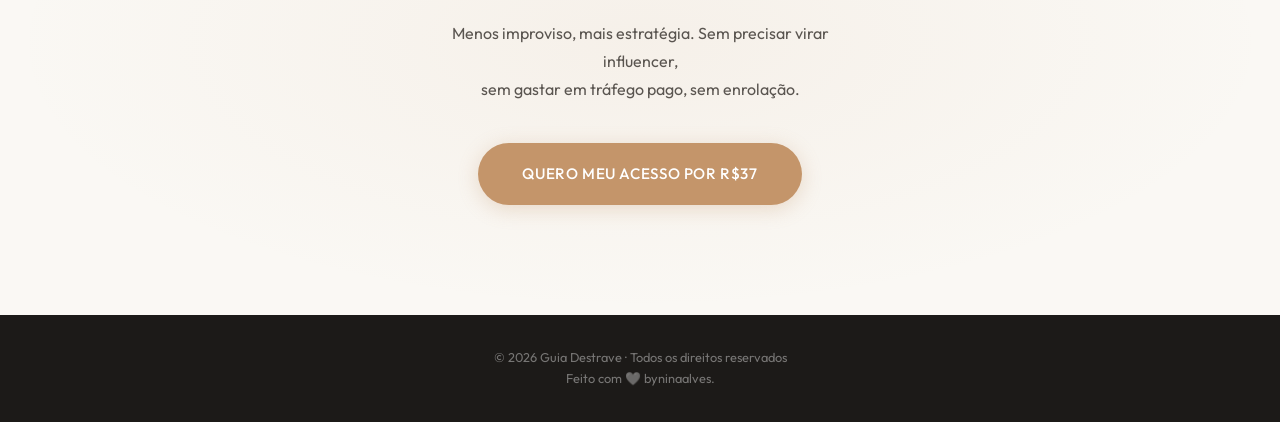
<file: guia-destrave/index.html>
<!DOCTYPE html>
<html lang="pt-BR">
<head>
<meta charset="UTF-8">
<meta http-equiv="Content-Type" content="text/html; charset=UTF-8">
<meta name="viewport" content="width=device-width, initial-scale=1.0">
<link rel="icon" type="image/svg+xml" href="/favicon%20guia.svg">
<title>Guia Destrave — Aprenda a Vender de Verdade</title>
<link rel="preconnect" href="https://fonts.googleapis.com">
<link rel="preconnect" href="https://fonts.gstatic.com" crossorigin>
<link href="https://fonts.googleapis.com/css2?family=Outfit:wght@300;400;500;600&family=Red+Hat+Display:ital,wght@0,400;0,500;0,600;0,700;1,400;1,500&display=swap" rel="stylesheet">
<style>
  /* ============================================
     VARIÁVEIS E RESET
  ============================================ */
  :root {
    --cream: #FAF8F4;
    --warm-white: #FDFBF8;
    --sand: #F0EBE1;
    --sand-mid: #E8E0D4;
    --sand-dark: #C9BFB2;
    --text: #1C1A18;
    --text-soft: #5A5550;
    --text-light: #8A837A;
    --accent: #C4956A;
    --accent-hover: #A87A52;
    --accent-light: #F5EDE3;
    --accent-pale: #FBF6F0;
    --serif: 'Red Hat Display', system-ui, sans-serif;
    --sans: 'Outfit', system-ui, sans-serif;
    --radius: 16px;
    --radius-sm: 10px;
    --max: 780px;
    --max-wide: 1000px;
  }

  *, *::before, *::after { box-sizing: border-box; margin: 0; padding: 0; }

  html { scroll-behavior: smooth; }

  body {
    display: flex;
    flex-direction: column;
    min-height: 100vh;
    overflow-x: hidden;
    font-family: var(--sans);
    background-color: var(--warm-white);
    color: var(--text);
    line-height: 1.7;
    font-size: 16px;
    -webkit-font-smoothing: antialiased;
  }

  img { max-width: 100%; height: auto; display: block; }
  a { text-decoration: none; color: inherit; }

  /* ============================================
     TIPOGRAFIA
  ============================================ */
  .display {
    font-family: var(--serif);
    font-weight: 400;
    line-height: 1.15;
    letter-spacing: -0.01em;
  }

  .serif { font-family: var(--serif); }

  h1, h2, h3 {
    font-family: var(--serif);
    font-weight: 400;
    line-height: 1.2;
  }

  h1 { font-size: clamp(2.4rem, 6vw, 4rem); }
  h2 { font-size: clamp(1.9rem, 4.5vw, 3rem); }
  h3 { font-size: clamp(1.3rem, 3vw, 1.8rem); }

  p {
    font-size: 1rem;
    color: var(--text-soft);
    line-height: 1.75;
  }

  /* ============================================
     UTILITÁRIOS
  ============================================ */
  .container {
    max-width: var(--max);
    margin: 0 auto;
    padding: 0 24px;
  }

  .container-wide {
    max-width: var(--max-wide);
    margin: 0 auto;
    padding: 0 24px;
  }

  .text-center { text-align: center; }

  /* ============================================
     BOTÃO CTA
  ============================================ */
  .btn {
    display: inline-block;
    background: var(--accent);
    color: #fff;
    font-family: var(--sans);
    font-weight: 500;
    font-size: 0.95rem;
    letter-spacing: 0.04em;
    text-transform: uppercase;
    padding: 18px 44px;
    border-radius: 100px;
    border: none;
    cursor: pointer;
    transition: background 0.25s ease, transform 0.2s ease, box-shadow 0.25s ease;
    box-shadow: 0 4px 20px rgba(196,149,106,0.3);
    text-decoration: none;
  }

  .btn:hover {
    background: var(--accent-hover);
    transform: translateY(-2px);
    box-shadow: 0 8px 30px rgba(196,149,106,0.4);
  }

  .btn:active { transform: translateY(0); }

  /* ============================================
     MICRO-BADGES
  ============================================ */
  .badges {
    display: flex;
    flex-wrap: wrap;
    justify-content: center;
    gap: 12px;
    margin-top: 32px;
  }

  .badge {
    display: flex;
    align-items: center;
    gap: 7px;
    font-size: 0.82rem;
    color: var(--text-soft);
    background: var(--sand);
    border: 1px solid var(--sand-mid);
    padding: 8px 16px;
    border-radius: 100px;
    letter-spacing: 0.01em;
  }

  .badge-icon {
    width: 14px;
    height: 14px;
    fill: var(--accent);
    flex-shrink: 0;
  }

  /* ============================================
     DIVISOR ORNAMENTAL
  ============================================ */
  .divider {
    display: flex;
    align-items: center;
    gap: 16px;
    margin: 0 auto;
    max-width: 200px;
  }

  .divider::before, .divider::after {
    content: '';
    flex: 1;
    height: 1px;
    background: var(--sand-dark);
  }

  .divider-dot {
    width: 5px;
    height: 5px;
    border-radius: 50%;
    background: var(--accent);
  }

  /* ============================================
     SEÇÃO HERO
  ============================================ */
  #hero {
    z-index: 30;
    position: relative;
    background: var(--cream);
    padding: clamp(72px, 9vh, 104px) 0 clamp(170px, 22vw, 280px);
    position: relative;
    overflow: visible;
    
  }

  #hero::before {
    content: '';
    position: absolute;
    inset: 0;
    background: radial-gradient(ellipse 60% 60% at 80% -10%, rgba(196,149,106,0.08) 0%, transparent 70%),
                radial-gradient(ellipse 40% 40% at 10% 100%, rgba(196,149,106,0.05) 0%, transparent 70%);
    pointer-events: none;
  }

  .hero-kicker {
    font-family: var(--sans);
    font-size: 0.75rem;
    letter-spacing: 0.18em;
    text-transform: uppercase;
    color: var(--accent);
    font-weight: 500;
    margin-bottom: 20px;
  }

  .hero-title {
    font-size: clamp(2.8rem, 6.2vw, 4.8rem);
    font-family: var(--serif);
    font-weight: 300;
    line-height: 1.1;
    color: var(--text);
    margin-bottom: 8px;
    max-width: 18ch;
    text-wrap: balance;
  }

  .hero-title em {
    display: inline-block;
    font-size: 0.74em;
    font-style: italic;
    color: var(--accent);
    line-height: 1.08;
    vertical-align: baseline;
  }

  .hero-subtitle {
    font-size: clamp(1rem, 1.8vw, 1.18rem);
    color: var(--text-soft);
    max-width: min(92vw, 820px);
    margin: clamp(20px, 2.4vw, 28px) auto clamp(30px, 3.6vw, 42px);
    line-height: 1.75;
  }

  .hero-subtitle strong {
    font-weight: 600;
  }

  .hero-shell {
    display: grid;
    grid-template-columns: minmax(0, 1fr);
    justify-content: center;
    gap: 0;
    align-items: center;
    position: relative;
    z-index: 1;
    width: min(100%, 1100px);
    margin: 0 auto;
  }

  .hero-copy {
    width: min(100%, clamp(720px, 70vw, 900px));
    margin: 0;
    text-align: center;
    display: flex;
    flex-direction: column;
    justify-content: center;
    align-items: center;
  }

  .hero-copy .hero-subtitle {
    margin-left: auto;
    margin-right: auto;
  }

  .hero-copy .badges {
    justify-content: center;
    flex-wrap: wrap;
    gap: clamp(10px, 1.3vw, 14px);
    max-width: min(100%, 760px);
    margin-left: auto;
    margin-right: auto;
  }

  .hero-copy .badge {
    white-space: nowrap;
    padding: 7px 14px;
    font-size: 0.76rem;
    line-height: 1.2;
  }

  .hero-visual {
    position: absolute;
    right: clamp(88px, 11vw, 220px);
    left: auto;
    /* Mantém o mockup atravessando a divisão com a próxima seção. */
    bottom: clamp(-470px, -31vw, -390px);
    width: min(44vw, 640px);
    display: flex;
    justify-content: flex-end;
    align-items: center;
    overflow: visible;
    z-index: 4;
    pointer-events: none;
    transform: none;
  }

  .hero-copy > .fade-up,
  .hero-copy > .badges,
  .hero-copy > .hero-title,
  .hero-copy > .hero-subtitle,
  .hero-copy > .hero-kicker {
    width: 100%;
  }

  .hero-cover-mockup img {
    animation: hero-float 6s ease-in-out infinite;
  }

  /* ============================================
     SEÇÃO DOR
  ============================================ */
  #dor {
    z-index: 20;
    position: relative;
    padding: clamp(116px, 14vw, 176px) 0 100px;
    background: var(--warm-white);
    position: relative;
    
  }

  .dor-question {
    font-family: var(--serif);
    font-size: clamp(2rem, 4.4vw, 3rem);
    font-weight: 400;
    font-style: italic;
    color: var(--text);
    line-height: 1.3;
    max-width: 760px;
    margin: 0 auto 48px;
  }

  .pain-list {
    list-style: none;
    display: flex;
    flex-direction: column;
    gap: 16px;
    max-width: 640px;
    margin: 0 auto 44px;
    text-align: left;
  }

  .pain-list li {
    display: flex;
    align-items: flex-start;
    gap: 14px;
    font-size: 1.08rem;
    color: var(--text-soft);
    background: var(--accent-pale);
    border: 1px solid rgba(196,149,106,0.12);
    padding: 18px 22px;
    border-radius: var(--radius-sm);
    line-height: 1.6;
  }

  .pain-check {
    width: 20px;
    height: 20px;
    background: var(--accent-light);
    border-radius: 50%;
    display: flex;
    align-items: center;
    justify-content: center;
    flex-shrink: 0;
    margin-top: 1px;
  }

  .pain-check svg {
    width: 10px;
    height: 10px;
    fill: var(--accent);
  }

  .dor-human {
    font-size: 1rem;
    color: var(--text-soft);
    max-width: 520px;
    margin: 0 auto;
    line-height: 1.8;
  }

  .dor-human strong {
    color: var(--text);
    font-weight: 500;
  }

  /* ============================================
     BASE DO MATERIAL
  ============================================ */
  #base-material {
    z-index: 10;
    position: relative;
    padding: 92px 0 28px;
    background: var(--warm-white);
  }

  .material-intro {
    max-width: 760px;
    margin: 0 auto 36px;
    text-align: center;
  }

  .material-title {
    font-size: clamp(2rem, 5vw, 3.35rem);
    line-height: 1.15;
    margin-bottom: 16px;
  }

  .material-title em {
    font-style: italic;
    color: var(--accent);
    font-weight: 300;
  }

  .material-copy {
    max-width: 620px;
    margin: 0 auto;
    color: var(--text-soft);
    line-height: 1.8;
    font-size: 0.98rem;
  }

  .material-checklist {
    list-style: none;
    display: flex;
    flex-direction: column;
    gap: 14px;
    max-width: 760px;
    margin: 0 auto;
  }

  .material-checklist li {
    background: #fffaf4;
    border: 1px solid rgba(196,149,106,0.16);
    border-radius: 16px;
    padding: 18px 20px;
    display: flex;
    gap: 14px;
    align-items: start;
  }

  .material-check {
    width: 20px;
    height: 20px;
    background: #f7efe5;
    border-radius: 50%;
    display: flex;
    align-items: center;
    justify-content: center;
    flex-shrink: 0;
    margin-top: 2px;
  }

  .material-check svg {
    width: 10px;
    height: 10px;
    fill: var(--accent);
  }

  .material-item h3 {
    font-family: var(--sans);
    font-size: 1.02rem;
    line-height: 1.5;
    font-weight: 500;
    color: var(--text);
    margin-bottom: 4px;
  }

  .material-item p {
    color: var(--text-soft);
    line-height: 1.65;
    font-size: 0.95rem;
  }

  .transition-side-mockup {
    position: absolute;
    bottom: -88px;
    width: clamp(140px, 17vw, 230px);
    z-index: 3;
    pointer-events: none;
    filter: drop-shadow(0 26px 34px rgba(46, 26, 15, 0.18));
  }

  .transition-side-mockup.left {
    left: max(12vw, 110px);
    transform: rotate(-12deg);
  }

  .transition-side-mockup.right {
    right: max(12vw, 110px);
    transform: rotate(10deg);
  }

  .transition-side-mockup img {
    width: 100%;
    display: block;
    object-fit: contain;
  }

  .bonus-shell {
    max-width: 1120px;
    margin: 54px auto 0;
    padding: 0 24px;
    display: grid;
    grid-template-columns: minmax(0, 1fr) minmax(180px, 240px);
    gap: clamp(24px, 4vw, 44px);
    align-items: center;
  }

  .bonus-main {
    min-width: 0;
  }

  .bonus-main .bonus-stage {
    margin-top: 0;
  }

  .bonus-floating-mockup {
    position: relative;
    top: 180px;
    width: min(100%, 800px);
    margin: 0 auto;
    z-index: 10;
    pointer-events: none;
    filter: drop-shadow(0 24px 34px rgba(33, 23, 16, 0.12));
  }
  .bonus-floating-mockup img {
    animation: floating 4s ease-in-out infinite;
  }

  .bonus-floating-mockup img {
    width: 100%;
    display: block;
    object-fit: contain;
  }

  .hero-cover-mockup {
    position: static;
    width: 100%;
    z-index: 1;
    pointer-events: none;
    filter: drop-shadow(0 28px 38px rgba(33, 23, 16, 0.14));
    transform: none;
    margin: 0;
  }

  .hero-cover-mockup img {
    width: 100%;
    max-width: none;
    display: block;
  }

  .hero-cover-mockup img {
    width: 100%;
    display: block;
    object-fit: contain;
  }

  .garantia-floating-mockup {
    display: none;
  }

  .garantia-floating-mockup img {
    width: 100%;
    display: block;
    object-fit: contain;
  }

  @media (max-width: 860px) {
    .transition-side-mockup,
    .hero-cover-mockup {
      position: static;
      width: min(280px, 80vw);
      margin: 22px auto 0;
      transform: none;
      display: block;
    }

    .hero-shell,
    .bonus-shell {
      grid-template-columns: 1fr;
      gap: 28px;
    }

    .hero-copy {
      max-width: none;
      text-align: center;
    }

    .hero-copy .hero-subtitle {
      margin-left: auto;
      margin-right: auto;
    }

    .hero-copy .badges {
      justify-content: center;
    }

    .bonus-shell {
      margin-top: 44px;
    }

    .bonus-floating-mockup {
      width: min(220px, 58vw);
      transform: none;
      order: 2;
    }
  }

  /* ============================================
     SEÇÃO CREDIBILIDADE
  ============================================ */
  #credibilidade {
    z-index: 10;
    position: relative;
    padding: 100px 0;
    background: var(--sand);
    overflow: hidden;
  }

  .cred-mosaic {
    display: grid;
    grid-template-columns: 1fr 1fr 1fr;
    grid-template-rows: auto auto;
    gap: 10px;
    margin-top: 56px;
    max-width: 860px;
    margin-left: auto;
    margin-right: auto;
  }

  .cred-tile {
    border-radius: 18px;
    overflow: hidden;
    position: relative;
    min-height: 180px;
    display: flex;
    align-items: flex-end;
  }

  .cred-tile-bg {
    position: absolute;
    inset: 0;
    border-radius: 18px;
  }

  .cred-tile:nth-child(1) .cred-tile-bg { background: var(--accent); }
  .cred-tile:nth-child(2) .cred-tile-bg { background: #2C2926; }
  .cred-tile:nth-child(3) .cred-tile-bg { background: var(--warm-white); border: 1px solid var(--sand-mid); }
  .cred-tile:nth-child(4) .cred-tile-bg { background: var(--warm-white); border: 1px solid var(--sand-mid); }
  .cred-tile:nth-child(5) .cred-tile-bg { background: var(--accent-light); border: 1px solid rgba(196,149,106,0.2); }

  /* layout */
  .cred-tile:nth-child(1) { grid-column: 1; grid-row: 1; }
  .cred-tile:nth-child(2) { grid-column: 2; grid-row: 1 / 3; min-height: 360px; }
  .cred-tile:nth-child(3) { grid-column: 3; grid-row: 1; }
  .cred-tile:nth-child(4) { grid-column: 1; grid-row: 2; }
  .cred-tile:nth-child(5) { grid-column: 3; grid-row: 2; }

  .cred-tile-content {
    position: relative;
    z-index: 1;
    padding: 24px 22px;
    width: 100%;
  }

  .cred-tile:nth-child(1) .cred-tile-content,
  .cred-tile:nth-child(2) .cred-tile-content {
    color: #fff;
  }

  .cred-tile-label {
    font-size: 0.68rem;
    letter-spacing: 0.16em;
    text-transform: uppercase;
    font-weight: 600;
    opacity: 0.65;
    margin-bottom: 8px;
    display: block;
  }

  .cred-tile h4 {
    font-family: var(--serif);
    font-weight: 400;
    font-size: clamp(1.2rem, 2.5vw, 1.5rem);
    line-height: 1.2;
    margin-bottom: 10px;
    color: inherit;
  }

  .cred-tile:nth-child(3) h4,
  .cred-tile:nth-child(4) h4 { color: var(--text); }
  .cred-tile:nth-child(5) h4 { color: var(--accent); }

  .cred-tile p {
    font-size: 0.83rem;
    line-height: 1.6;
    opacity: 0.82;
  }

  .cred-tile:nth-child(3) p,
  .cred-tile:nth-child(4) p { color: var(--text-soft); opacity: 1; }
  .cred-tile:nth-child(5) p { color: var(--text-soft); opacity: 1; }

  .cred-tile:nth-child(2) {
    align-items: flex-end;
    background: #2C2926;
  }

  .cred-tile:nth-child(2) .cred-tile-bg {
    background: #2C2926;
  }

  .cred-number {
    font-family: var(--serif);
    font-size: 5rem;
    font-weight: 300;
    line-height: 1;
    color: rgba(255,255,255,0.1);
    display: block;
    margin-bottom: -10px;
  }

  @media (max-width: 640px) {
    .cred-mosaic {
      grid-template-columns: 1fr 1fr;
      grid-template-rows: auto;
    }
    .cred-tile:nth-child(1) { grid-column: 1; grid-row: 1; }
    .cred-tile:nth-child(2) { grid-column: 2; grid-row: 1 / 3; min-height: 300px; }
    .cred-tile:nth-child(3) { grid-column: 1; grid-row: 2; }
    .cred-tile:nth-child(4) { grid-column: 1; grid-row: 3; }
    .cred-tile:nth-child(5) { grid-column: 2; grid-row: 3; }
  }

  @media (max-width: 420px) {
    .cred-mosaic {
      grid-template-columns: 1fr;
      grid-template-rows: auto;
    }
    .cred-tile:nth-child(1),
    .cred-tile:nth-child(2),
    .cred-tile:nth-child(3),
    .cred-tile:nth-child(4),
    .cred-tile:nth-child(5) {
      grid-column: 1;
      grid-row: auto;
      min-height: 140px;
    }
  }

  /* ============================================
     FAIXA DE TRANSIÇÃO
  ============================================ */
  #transicao {
    z-index: 10;
    position: relative;
    background:
      radial-gradient(circle at top right, rgba(255,255,255,0.14), transparent 34%),
      linear-gradient(135deg, #b98a62 0%, #a97751 52%, #966847 100%);
    padding: 72px 0;
    position: relative;
    overflow: visible;
    
  }

  #transicao::before {
    content: '';
    position: absolute;
    inset: 0;
    background:
      radial-gradient(ellipse 50% 100% at 100% 50%, rgba(255,255,255,0.08) 0%, transparent 70%),
      linear-gradient(180deg, rgba(255,255,255,0.03), rgba(70,42,23,0.06));
  }

  #transicao .display {
    font-size: clamp(1.8rem, 4.5vw, 2.8rem);
    color: #fff;
    line-height: 1.25;
    max-width: 600px;
    margin: 0 auto 8px;
  }

  #transicao .display em {
    font-style: italic;
    opacity: 0.85;
  }

  #transicao p {
    color: rgba(255,255,255,0.75);
    font-size: 0.95rem;
    margin-top: 14px;
  }

  /* ============================================
     SEÇÃO O QUE ENTREGA — CARROSSEL FOCO CENTRAL
  ============================================ */
  #entrega {
    padding: 100px 0 120px;
    background: var(--warm-white);
    overflow: hidden;
  }

  .entrega-carousel-wrap {
    position: relative;
    margin-top: 64px;
  }

  .entrega-stage {
    position: relative;
    height: 420px;
    overflow: visible;
  }

  /* cada card é posicionado absolutamente e animado via JS */
  .ec-card {
    position: absolute;
    top: 50%;
    left: 50%;
    width: 300px;
    background: var(--cream);
    border: 1px solid var(--sand-mid);
    border-radius: 24px;
    padding: 36px 28px;
    box-shadow: 0 8px 32px rgba(0,0,0,0.07);
    transition: transform 0.52s cubic-bezier(0.4,0,0.2,1),
                opacity 0.52s ease,
                box-shadow 0.4s ease,
                filter 0.4s ease;
    transform-origin: center center;
    cursor: pointer;
    user-select: none;
  }

  /* estado: central */
  .ec-card[data-pos="0"] {
    transform: translate(-50%, -50%) rotate(0deg) translateX(0);
    z-index: 10;
    opacity: 1;
    box-shadow: 0 20px 60px rgba(0,0,0,0.13);
    filter: none;
    cursor: default;
  }

  /* estado: direita imediata */
  .ec-card[data-pos="1"] {
    transform: translate(-50%, -50%) rotate(6deg) translateX(240px) translateY(30px) scale(0.85);
    z-index: 5;
    opacity: 0.7;
    filter: brightness(0.97);
  }

  /* estado: direita distante */
  .ec-card[data-pos="2"] {
    transform: translate(-50%, -50%) rotate(10deg) translateX(400px) translateY(60px) scale(0.72);
    z-index: 2;
    opacity: 0.35;
    filter: brightness(0.95);
  }

  /* estado: esquerda imediata */
  .ec-card[data-pos="-1"] {
    transform: translate(-50%, -50%) rotate(-6deg) translateX(-240px) translateY(30px) scale(0.85);
    z-index: 5;
    opacity: 0.7;
    filter: brightness(0.97);
  }

  /* estado: esquerda distante */
  .ec-card[data-pos="-2"] {
    transform: translate(-50%, -50%) rotate(-10deg) translateX(-400px) translateY(60px) scale(0.72);
    z-index: 2;
    opacity: 0.35;
    filter: brightness(0.95);
  }

  /* cards fora do range — escondidos */
  .ec-card[data-pos="hidden"] {
    opacity: 0;
    pointer-events: none;
    transform: translate(-50%, -50%) scale(0.5);
    z-index: 0;
  }

  .ec-glyph {
    font-family: var(--serif);
    font-size: 2.6rem;
    font-weight: 300;
    color: rgba(196,149,106,0.22);
    line-height: 1;
    margin-bottom: 16px;
  }

  .ec-card h3 {
    font-family: var(--serif);
    font-size: 1.3rem;
    font-weight: 500;
    color: var(--text);
    margin-bottom: 12px;
    line-height: 1.25;
  }

  .ec-card p {
    font-size: 0.88rem;
    line-height: 1.72;
    color: var(--text-soft);
  }

  /* nav */
  .entrega-nav {
    display: flex;
    align-items: center;
    justify-content: center;
    gap: 20px;
    margin-top: 28px;
    position: relative;
    z-index: 20;
  }

  .entrega-arrow {
    width: 44px;
    height: 44px;
    border-radius: 50%;
    border: 1.5px solid var(--sand-dark);
    background: var(--warm-white);
    display: flex;
    align-items: center;
    justify-content: center;
    cursor: pointer;
    transition: border-color 0.2s, background 0.2s, transform 0.15s;
    flex-shrink: 0;
  }

  .entrega-arrow:hover {
    border-color: var(--accent);
    background: var(--accent-pale);
    transform: scale(1.05);
  }

  .entrega-arrow svg {
    width: 16px;
    height: 16px;
    stroke: var(--text-soft);
    fill: none;
    stroke-width: 1.8;
    stroke-linecap: round;
    stroke-linejoin: round;
    transition: stroke 0.2s;
  }

  .entrega-arrow:hover svg { stroke: var(--accent); }

  .entrega-dots {
    display: flex;
    gap: 8px;
  }

  .entrega-dot {
    width: 7px;
    height: 7px;
    border-radius: 50%;
    background: var(--sand-mid);
    border: none;
    cursor: pointer;
    padding: 0;
    transition: background 0.25s, transform 0.2s;
  }

  .entrega-dot.active {
    background: var(--accent);
    transform: scale(1.2);
  }

  @media (max-width: 600px) {
    .entrega-stage { height: 380px; }
    .ec-card { width: 250px; padding: 28px 22px; }
    .ec-card[data-pos="1"]  { transform: translate(-50%,-50%) rotate(6deg) translateX(170px) translateY(30px) scale(0.8); }
    .ec-card[data-pos="-1"] { transform: translate(-50%,-50%) rotate(-6deg) translateX(-170px) translateY(30px) scale(0.8); }
    .ec-card[data-pos="2"],
    .ec-card[data-pos="-2"] { opacity: 0; }
  }

  /* ============================================
     SEÇÃO BÔNUS
  ============================================ */
  #bonus {
    z-index: 20;
    position: relative;
    padding: 100px 0 120px;
    background: var(--sand);
    position: relative;
    overflow: visible;
    
  }

  .bonus-tag {
    display: inline-block;
    font-size: 0.7rem;
    letter-spacing: 0.2em;
    text-transform: uppercase;
    font-weight: 600;
    color: var(--accent);
    background: var(--accent-light);
    border: 1px solid rgba(196,149,106,0.25);
    padding: 5px 14px;
    border-radius: 100px;
    margin-bottom: 20px;
  }

  .bonus-stage {
    position: relative;
    height: 380px;
    overflow: visible;
    margin-top: 60px;
  }

  .bc-card {
    position: absolute;
    top: 50%;
    left: 50%;
    width: 300px;
    background: var(--warm-white);
    border: 1px solid var(--sand-mid);
    border-radius: 24px;
    padding: 36px 28px;
    box-shadow: 0 8px 32px rgba(0,0,0,0.06);
    transition: transform 0.52s cubic-bezier(0.4,0,0.2,1),
                opacity 0.52s ease,
                box-shadow 0.4s ease,
                filter 0.4s ease;
    transform-origin: center center;
    cursor: pointer;
    user-select: none;
    text-align: center;
  }

  .bc-card[data-pos="0"] {
    transform: translate(-50%,-50%) rotate(0deg) translateX(0);
    z-index: 10; opacity: 1;
    box-shadow: 0 20px 60px rgba(0,0,0,0.10);
    filter: none; cursor: default;
  }
  .bc-card[data-pos="1"] {
    transform: translate(-50%,-50%) rotate(6deg) translateX(240px) translateY(30px) scale(0.85);
    z-index: 5; opacity: 0.65; filter: brightness(0.97);
  }
  .bc-card[data-pos="2"] {
    transform: translate(-50%,-50%) rotate(10deg) translateX(400px) translateY(60px) scale(0.72);
    z-index: 2; opacity: 0.3; filter: brightness(0.95);
  }
  .bc-card[data-pos="-1"] {
    transform: translate(-50%,-50%) rotate(-6deg) translateX(-240px) translateY(30px) scale(0.85);
    z-index: 5; opacity: 0.65; filter: brightness(0.97);
  }
  .bc-card[data-pos="-2"] {
    transform: translate(-50%,-50%) rotate(-10deg) translateX(-400px) translateY(60px) scale(0.72);
    z-index: 2; opacity: 0.3; filter: brightness(0.95);
  }
  .bc-card[data-pos="hidden"] {
    opacity: 0; pointer-events: none;
    transform: translate(-50%,-50%) scale(0.5); z-index: 0;
  }

  .bc-emoji {
    width: 58px;
    height: 58px;
    margin: 0 auto 18px;
    border-radius: 18px;
    display: flex;
    align-items: center;
    justify-content: center;
    border: 1px solid rgba(196,149,106,0.18);
    background:
      radial-gradient(circle at top left, rgba(255,255,255,0.95), transparent 58%),
      linear-gradient(135deg, rgba(245,237,227,0.9), rgba(250,248,244,0.92));
    box-shadow:
      inset 0 1px 0 rgba(255,255,255,0.7),
      0 10px 24px rgba(28,26,24,0.06);
  }

  .bc-emoji svg {
    width: 26px;
    height: 26px;
    fill: none;
    stroke-width: 1.7;
    stroke-linecap: round;
    stroke-linejoin: round;
  }

  .bc-card[data-idx="0"] .bc-emoji svg {
    stroke: #6E5541;
  }

  .bc-card[data-idx="1"] .bc-emoji {
    background:
      radial-gradient(circle at top left, rgba(255,255,255,0.95), transparent 58%),
      linear-gradient(135deg, rgba(245,236,248,0.92), rgba(251,246,240,0.96));
    border-color: rgba(183,156,199,0.22);
  }

  .bc-card[data-idx="1"] .bc-emoji svg {
    stroke: #C1A7D5;
  }

  .bc-card[data-idx="2"] .bc-emoji {
    background:
      radial-gradient(circle at top left, rgba(255,255,255,0.95), transparent 58%),
      linear-gradient(135deg, rgba(231,244,235,0.95), rgba(250,248,244,0.94));
    border-color: rgba(123,182,148,0.24);
  }

  .bc-card[data-idx="2"] .bc-emoji svg {
    stroke: #78B792;
  }

  .bc-card h4 {
    font-family: var(--serif);
    font-size: 1.25rem;
    font-weight: 500;
    color: var(--text);
    margin-bottom: 12px;
    line-height: 1.25;
  }

  .bc-card p {
    font-size: 0.88rem;
    line-height: 1.72;
    color: var(--text-soft);
  }

  .bonus-nav {
    display: flex;
    align-items: center;
    justify-content: center;
    gap: 20px;
    margin-top: 28px;
    position: relative;
    z-index: 20;
  }

  .bonus-arrow {
    width: 44px; height: 44px;
    border-radius: 50%;
    border: 1.5px solid var(--sand-dark);
    background: var(--sand);
    display: flex; align-items: center; justify-content: center;
    cursor: pointer;
    transition: border-color 0.2s, background 0.2s, transform 0.15s;
    flex-shrink: 0;
  }
  .bonus-arrow:hover {
    border-color: var(--accent); background: var(--accent-pale);
    transform: scale(1.05);
  }
  .bonus-arrow svg {
    width: 16px; height: 16px;
    stroke: var(--text-soft); fill: none;
    stroke-width: 1.8; stroke-linecap: round; stroke-linejoin: round;
    transition: stroke 0.2s;
  }
  .bonus-arrow:hover svg { stroke: var(--accent); }

  .bonus-dots { display: flex; gap: 8px; }

  .bonus-dot {
    width: 7px; height: 7px;
    border-radius: 50%;
    background: var(--sand-dark);
    border: none; cursor: pointer; padding: 0;
    transition: background 0.25s, transform 0.2s;
  }
  .bonus-dot.active { background: var(--accent); transform: scale(1.2); }

  @media (max-width: 600px) {
    .bonus-stage { height: 360px; }
    .bc-card { width: 250px; padding: 28px 22px; }
    .bc-card[data-pos="1"]  { transform: translate(-50%,-50%) rotate(6deg) translateX(170px) translateY(30px) scale(0.8); }
    .bc-card[data-pos="-1"] { transform: translate(-50%,-50%) rotate(-6deg) translateX(-170px) translateY(30px) scale(0.8); }
    .bc-card[data-pos="2"], .bc-card[data-pos="-2"] { opacity: 0; }
  }

  /* ============================================
     SEÇÃO OFERTA
  ============================================ */
  #oferta {
    z-index: 10;
    position: relative;
    padding: 100px 0;
    background: var(--warm-white);
    position: relative;
  }

  .oferta-box {
    background: var(--cream);
    border: 1px solid var(--sand-mid);
    border-radius: 24px;
    max-width: 540px;
    margin: 0 auto;
    padding: 52px 44px;
    text-align: center;
    box-shadow: 0 20px 60px rgba(0,0,0,0.06);
    position: relative;
    overflow: hidden;
  }

  .oferta-box::before {
    content: '';
    position: absolute;
    top: 0; left: 0; right: 0;
    height: 3px;
    background: linear-gradient(90deg, transparent, var(--accent), transparent);
  }

  .oferta-label {
    font-size: 0.75rem;
    letter-spacing: 0.18em;
    text-transform: uppercase;
    color: var(--text-light);
    margin-bottom: 10px;
  }

  .oferta-title {
    font-family: var(--serif);
    font-size: clamp(1.8rem, 4vw, 2.6rem);
    color: var(--text);
    margin-bottom: 28px;
  }

  .oferta-de {
    font-size: 1rem;
    color: var(--text-light);
    text-decoration: line-through;
    margin-bottom: 4px;
  }

  .oferta-por {
    font-family: var(--serif);
    font-size: clamp(3rem, 8vw, 4.5rem);
    color: var(--accent);
    font-weight: 400;
    line-height: 1;
    margin-bottom: 8px;
  }

  .oferta-por span {
    font-size: 1.5rem;
    vertical-align: super;
    font-weight: 500;
  }

  .oferta-info {
    font-size: 0.82rem;
    color: var(--text-light);
    margin-bottom: 32px;
  }

  .oferta-includes {
    list-style: none;
    text-align: left;
    margin: 0 0 36px;
    display: flex;
    flex-direction: column;
    gap: 10px;
  }

  .oferta-includes li {
    display: flex;
    align-items: center;
    gap: 10px;
    font-size: 0.92rem;
    color: var(--text-soft);
  }

  .oferta-includes li::before {
    content: '✓';
    color: var(--accent);
    font-weight: 600;
    font-size: 0.85rem;
    flex-shrink: 0;
  }

  /* ============================================
     SEÇÃO GARANTIA
  ============================================ */
  #garantia {
    z-index: 10;
    position: relative;
    padding: 80px 0;
    background: var(--sand);
    position: relative;
  }

  .garantia-box {
    max-width: 560px;
    margin: 0 auto;
    text-align: center;
    padding: 44px 36px;
    background: var(--warm-white);
    border-radius: var(--radius);
    border: none;
    box-shadow: 0 18px 40px rgba(28,26,24,0.07);
    position: relative;
  }

  .garantia-seal {
    width: 64px;
    height: 64px;
    background: linear-gradient(180deg, #fffdfa 0%, var(--accent-pale) 100%);
    border: 1.5px solid rgba(196,149,106,0.32);
    border-radius: 20px;
    display: flex;
    align-items: center;
    justify-content: center;
    margin: 0 auto 24px;
    box-shadow: 0 10px 24px rgba(28,26,24,0.05);
  }

  .garantia-seal svg {
    width: 30px;
    height: 30px;
    stroke: #6E5541;
    fill: none;
    stroke-width: 1.7;
    stroke-linecap: round;
    stroke-linejoin: round;
  }

  .garantia-box h3 {
    font-family: var(--serif);
    font-size: 1.6rem;
    margin-bottom: 14px;
  }

  .garantia-box p {
    font-size: 0.95rem;
    line-height: 1.75;
    max-width: 420px;
    margin: 0 auto;
  }

  /* ============================================
     SEÇÃO QUEM SOU EU
  ============================================ */
  #nina {
    z-index: 20;
    position: relative;
    padding: 100px 0;
    background: var(--warm-white);
  }

  .nina-layout {
    display: grid;
    grid-template-columns: 1fr 1.8fr;
    gap: 60px;
    align-items: center;
    max-width: 820px;
    margin: 0 auto;
  }

  .nina-photo {
    width: 100%;
    aspect-ratio: 3/4;
    border-radius: 20px;
    overflow: hidden;
    position: relative;
    background: var(--sand);
    box-shadow: 0 16px 48px rgba(0,0,0,0.10);
  }

  .nina-photo img {
    width: 100%;
    height: 100%;
    object-fit: cover;
    object-position: top center;
  }

  .nina-photo::after {
    content: '';
    position: absolute;
    inset: 0;
    border-radius: 20px;
    box-shadow: inset 0 -60px 60px rgba(250,248,244,0.3);
  }

  .nina-content {}

  .nina-label {
    font-size: 0.73rem;
    letter-spacing: 0.18em;
    text-transform: uppercase;
    color: var(--accent);
    font-weight: 500;
    margin-bottom: 14px;
  }

  .nina-content h2 {
    font-size: clamp(1.8rem, 3.5vw, 2.4rem);
    margin-bottom: 20px;
    line-height: 1.2;
  }

  .nina-content h2 em {
    font-style: italic;
    color: var(--accent);
  }

  .nina-content p {
    font-size: 0.95rem;
    margin-bottom: 16px;
    line-height: 1.8;
  }

  .nina-content p:last-child { margin-bottom: 0; }

  /* ============================================
     FAQ
  ============================================ */
  #faq {
    z-index: 10;
    position: relative;
    padding: 100px 0;
    background: var(--sand);
  }

  .faq-list {
    max-width: 620px;
    margin: 52px auto 0;
    display: flex;
    flex-direction: column;
    gap: 10px;
  }

  .faq-item {
    background: var(--warm-white);
    border: 1px solid var(--sand-mid);
    border-radius: var(--radius-sm);
    overflow: hidden;
  }

  .faq-question {
    width: 100%;
    background: none;
    border: none;
    padding: 22px 24px;
    display: flex;
    align-items: center;
    justify-content: space-between;
    gap: 16px;
    cursor: pointer;
    text-align: left;
    font-family: var(--sans);
    font-size: 0.97rem;
    font-weight: 500;
    color: var(--text);
    transition: color 0.2s ease;
  }

  .faq-question:hover { color: var(--accent); }

  .faq-icon {
    width: 22px;
    height: 22px;
    border: 1.5px solid var(--sand-dark);
    border-radius: 50%;
    display: flex;
    align-items: center;
    justify-content: center;
    flex-shrink: 0;
    transition: transform 0.3s ease, border-color 0.2s ease;
    font-size: 0.8rem;
    color: var(--text-light);
  }

  .faq-item.open .faq-icon {
    transform: rotate(45deg);
    border-color: var(--accent);
    color: var(--accent);
  }

  .faq-answer {
    max-height: 0;
    overflow: hidden;
    transition: max-height 0.35s ease, padding 0.3s ease;
    padding: 0 24px;
  }

  .faq-item.open .faq-answer {
    max-height: 200px;
    padding: 0 24px 22px;
  }

  .faq-answer p {
    font-size: 0.92rem;
    line-height: 1.75;
  }

  /* ============================================
     CTA FINAL
  ============================================ */
  #cta-final {
    z-index: 10;
    position: relative;
    padding: 110px 0;
    background: var(--cream);
    text-align: center;
    position: relative;
    overflow: hidden;
  }

  #cta-final::before {
    content: '';
    position: absolute;
    inset: 0;
    background: radial-gradient(ellipse 70% 70% at 50% 50%, rgba(196,149,106,0.08) 0%, transparent 70%);
    pointer-events: none;
  }

  #cta-final h2 {
    font-size: clamp(2rem, 5vw, 3.2rem);
    max-width: 560px;
    margin: 0 auto 16px;
  }

  #cta-final h2 em {
    font-style: italic;
    color: var(--accent);
  }

  #cta-final p {
    max-width: 440px;
    margin: 0 auto 40px;
    font-size: 1rem;
  }

  /* ============================================
     FOOTER
  ============================================ */
  footer {
    margin-top: auto;
    background: var(--text);
    padding: 32px 24px;
    text-align: center;
  }

  footer p {
    font-size: 0.8rem;
    color: rgba(255,255,255,0.4);
    line-height: 1.7;
  }

  /* ============================================
     ANIMAÇÕES DE ENTRADA E TRANSIÇÕES
  ============================================ */
  .fade-up {
    opacity: 0;
    transform: translateY(40px);
    transition: opacity 1.2s cubic-bezier(0.19, 1, 0.22, 1), transform 1.2s cubic-bezier(0.19, 1, 0.22, 1);
  }

  .fade-up.visible {
    opacity: 1;
    transform: translateY(0);
  }

    .scale-up {
    opacity: 0;
    transform: scale(0.9) translateY(40px) rotate(var(--rot, 0deg));
    transition: opacity 1.2s cubic-bezier(0.19, 1, 0.22, 1), transform 1.2s cubic-bezier(0.19, 1, 0.22, 1);
  }

  .scale-up.visible {
    opacity: 1;
    transform: scale(1) translateY(0) rotate(var(--rot, 0deg));
  }

  .float-anim {
    animation: floating 4s ease-in-out infinite;
  }

  @keyframes floating {
    0%, 100% { transform: translateY(0); }
    50% { transform: translateY(-12px); }
  }

  .mockup-divider {
    position: absolute;
    z-index: 10;
    pointer-events: none;
    filter: drop-shadow(0 28px 40px rgba(33, 23, 16, 0.18));
  }
  
  .mockup-divider img {
    width: 100%;
    height: auto;
    display: block;
  }

  .mockup-1 {
    --rot: 6deg;
    bottom: -150px;
    right: max(8vw, 20px);
    width: clamp(240px, 30vw, 360px);
    transform: rotate(var(--rot));
  }

  .mockup-3 {
    --rot: -10deg;
    bottom: -180px;
    left: max(5vw, 10px);
    width: clamp(200px, 25vw, 320px);
    transform: rotate(var(--rot));
  }

  .mockup-4 {
    --rot: 8deg;
    top: -120px;
    right: max(10vw, 40px);
    width: clamp(220px, 28vw, 340px);
    transform: rotate(var(--rot));
  }

  @media (max-width: 860px) {
    .mockup-divider {
      position: relative !important;
      bottom: auto !important;
      top: auto !important;
      left: auto !important;
      right: auto !important;
      margin: 40px auto 0 !important;
      transform: none !important;
      display: block;
    }
  }

  @keyframes hero-float {
    0%, 100% { transform: translateY(0); }
    50% { transform: translateY(-8px); }
  }

  /* ============================================
     RESPONSIVO
  ============================================ */
  @media (max-width: 768px) {
    html,
    body {
      overflow-x: clip;
    }

    .hero-title {
      font-size: clamp(2.1rem, 10vw, 3.2rem);
      line-height: 1.08;
    }

    .hero-copy {
      text-align: center;
      align-items: center;
    }

    .hero-visual {
      position: absolute;
      left: calc(50% + 18px);
      right: auto;
      bottom: -162px;
      width: min(82vw, 420px);
      justify-content: center;
      padding-right: 0;
      margin-top: 0;
      transform: translateX(-50%);
      pointer-events: none;
    }

    .hero-subtitle {
      max-width: 100%;
      font-size: 1rem;
      line-height: 1.68;
      margin: 18px auto 32px;
    }

    .nina-layout {
      grid-template-columns: 1fr;
      gap: 36px;
    }

    .nina-photo {
      max-width: 260px;
      margin: 0 auto;
      aspect-ratio: 1/1;
    }

    .nina-content { text-align: center; }
    .nina-label { text-align: center; }

    .oferta-box { padding: 40px 28px; }

    #hero {
      z-index: 30;
      position: relative;
      padding: 60px 0 clamp(224px, 52vw, 310px);
    }

    #dor {
      z-index: 20;
      padding-top: clamp(170px, 34vw, 236px);
      overflow: visible;
    }

    .hero-visual {
      left: 50%;
      right: auto;
      bottom: clamp(-168px, -31vw, -124px);
      width: min(86vw, 390px);
      max-width: calc(100vw - 32px);
      transform: translateX(-50%);
      box-sizing: border-box;
    }

    .hero-cover-mockup,
    .hero-cover-mockup img {
      width: 100%;
      max-width: 100%;
      box-sizing: border-box;
    }

    .mockup-divider,
    .bonus-floating-mockup {
      width: min(82vw, 320px) !important;
      max-width: calc(100vw - 32px) !important;
      box-sizing: border-box;
    }

    .mockup-divider img,
    .bonus-floating-mockup img,
    .transition-side-mockup img {
      width: 100%;
      max-width: 100%;
      height: auto;
    }

    /* No mobile, os mockups deixam de ser elementos de transição.
       Mantemos apenas o visual contextual dos bônus para preservar a leitura. */
    .mockup-divider,
    .transition-side-mockup {
      display: none !important;
    }

    #hero {
      padding-bottom: 24px;
    }

    #dor {
      padding-top: 88px;
    }

    .hero-visual {
      display: flex !important;
      position: relative !important;
      inset: auto !important;
      width: min(58vw, 230px) !important;
      max-width: calc(100vw - 32px) !important;
      margin: 22px auto 0 !important;
      justify-content: center;
      transform: none !important;
      z-index: 4;
    }

    .bonus-floating-mockup {
      position: relative;
      top: 0 !important;
      margin: 28px auto 0 !important;
    }

    #transicao {
    z-index: 10;
    position: relative;
      padding: 56px 0 98px;
    }

    #transicao .display {
      font-size: clamp(1.7rem, 8vw, 2.35rem);
      max-width: 400px;
    }

    #transicao p {
      max-width: 360px;
      margin-left: auto;
      margin-right: auto;
      line-height: 1.65;
    }

    .transition-side-mockup {
      position: absolute;
      bottom: -58px;
      width: min(120px, 28vw);
      margin: 0;
    }

    .transition-side-mockup.left {
      left: 18px;
      transform: rotate(-10deg);
    }

    .transition-side-mockup.right {
      right: 18px;
      transform: rotate(10deg);
    }

    #oferta {
    z-index: 10;
    position: relative; padding-top: 132px; }

    .hero-cover-mockup {
      width: 100%;
      margin: 0 auto;
    }

    .hero-copy .hero-subtitle {
      margin-left: auto;
      margin-right: auto;
    }

    .hero-copy .badges {
      justify-content: center;
    }

    .badges {
      gap: 10px;
      max-width: 440px;
      margin-left: auto;
      margin-right: auto;
    }

    .badge {
      font-size: 0.8rem;
      line-height: 1.35;
      padding: 8px 14px;
    }

    .faq-question {
      align-items: flex-start;
      gap: 16px;
    }
  }

  @media (max-width: 480px) {
    body {
    display: flex;
    flex-direction: column;
    min-height: 100vh;
    overflow-x: hidden; font-size: 15px; }
    .btn { padding: 16px 24px; font-size: 0.88rem; width: 100%; text-align: center; }
    .hero-title { font-size: 2rem; }
    .hero-subtitle { font-size: 0.98rem; line-height: 1.64; }
    #transicao {
    z-index: 10;
    position: relative; padding: 48px 0 82px; }
    #transicao .display { max-width: 290px; }
    #transicao p { max-width: 290px; }
    .transition-side-mockup {
      bottom: -48px;
      width: min(110px, 29vw);
    }
    .transition-side-mockup.left { left: 10px; }
    .transition-side-mockup.right { right: 10px; }
    #oferta {
    z-index: 10;
    position: relative; padding-top: 112px; }
    #hero {
      z-index: 30;
      position: relative;
      padding: 56px 0 clamp(208px, 58vw, 246px);
    }

    #dor {
      z-index: 20;
      padding-top: 76px;
    }
    .hero-visual {
      bottom: clamp(-152px, -37vw, -116px);
      width: min(88vw, 340px);
      max-width: calc(100vw - 24px);
    }
    .hero-cover-mockup {
      width: 100%;
      margin: 0 auto;
    }
    .bonus-shell {
      padding: 0 18px;
      gap: 20px;
    }
    .bonus-floating-mockup {
      width: min(200px, 56vw);
      margin-top: 4px;
    }
    .badges { flex-direction: column; align-items: stretch; }
    .badge { justify-content: center; }
    .oferta-box { padding: 32px 20px; }
    .faq-question { padding: 18px 18px; font-size: 1rem; }
    .faq-answer p { padding: 0 18px 18px; }
    #oferta, #hero, #dor, #credibilidade, #transicao, #entrega, #bonus, #garantia, #nina, #faq, #cta-final {
    z-index: 10;
    position: relative;
      padding-left: 0;
      padding-right: 0;
    }
    #hero {
      padding-bottom: 20px;
    }
    .material-checklist li {
      padding: 18px 18px;
    }
  }
</style>
</head>
<body>

<!-- ============================================
     HERO
============================================ -->
<section id="hero">
  <div class="container-wide">
    <div class="hero-shell">
      <div class="hero-copy">
        <p class="hero-kicker fade-up">Guia Destrave</p>
        <h1 class="hero-title fade-up" style="transition-delay:0.1s">
          Vender pode ser mais simples do<br>
          que você pensa <em>(e eu juro que não é papo de coach)</em>
        </h1>
        <p class="hero-subtitle fade-up" style="transition-delay:0.2s">
          O Guia Destrave foi feito pra quem quer fazer renda extra ou vender mais no próprio micro negócio, mas ainda trava na melhor parte: botar dindin no bolso. São estratégias reais, com exemplos aplicáveis e um direcionamento prático pra você finalmente saber <strong style="color:var(--text);font-weight:500;">exatamente</strong> o que fazer.
        </p>
        <div class="fade-up" style="transition-delay:0.3s">
          <a href="#" class="btn" id="cta-hero">Quero destravar minhas vendas</a>
        </div>
        <div class="badges fade-up" style="transition-delay:0.4s">
          <div class="badge">
            <svg class="badge-icon" viewBox="0 0 24 24" xmlns="http://www.w3.org/2000/svg"><path d="M12 2C6.48 2 2 6.48 2 12s4.48 10 10 10 10-4.48 10-10S17.52 2 12 2zm-2 14.5v-9l6 4.5-6 4.5z"/></svg>
            1 ano de atualizações
          </div>
          <div class="badge">
            <svg class="badge-icon" viewBox="0 0 24 24" xmlns="http://www.w3.org/2000/svg"><path d="M12 1L3 5v6c0 5.55 3.84 10.74 9 12 5.16-1.26 9-6.45 9-12V5l-9-4z"/></svg>
            7 dias de garantia para teste
          </div>
          <div class="badge">
            <svg class="badge-icon" viewBox="0 0 24 24" xmlns="http://www.w3.org/2000/svg"><path d="M20 4H4c-1.1 0-2 .9-2 2v12c0 1.1.9 2 2 2h16c1.1 0 2-.9 2-2V6c0-1.1-.9-2-2-2zm0 4l-8 5-8-5V6l8 5 8-5v2z"/></svg>
            acesso imediato direto no email
          </div>
        </div>
      </div>

      <div class="hero-visual fade-up" style="transition-delay:0.18s;">
        <div class="hero-cover-mockup">
          <img src="/mocku.png" alt="Mockup da capa do Guia Destrave ao lado da apresentação principal" loading="lazy">
        </div>
      </div>
    </div>
  </div>
</section>

<!-- ============================================
     DOR / IDENTIFICAÇÃO
============================================ -->
<section id="dor">
  
  <div class="container text-center">
    <div class="divider fade-up"><div class="divider-dot"></div></div>
    <br>
    <p class="dor-question fade-up">
      Você sente que parece que todo mundo sabe vender
      e só você ainda não descobriu a "fórmula mágica"?
    </p>
    <p style="color:var(--text-soft); font-size:1.02rem; margin-bottom:30px;" class="fade-up">
      Calma. Você não é a única que...
    </p>
    <ul class="pain-list fade-up">
      <li>
        <div class="pain-check">
          <svg viewBox="0 0 24 24"><path d="M9 16.17L4.83 12l-1.42 1.41L9 19 21 7l-1.41-1.41z"/></svg>
        </div>
        Tem uma ideia, um produto ou um serviço, mas não sabe como divulgar
      </li>
      <li>
        <div class="pain-check">
          <svg viewBox="0 0 24 24"><path d="M9 16.17L4.83 12l-1.42 1.41L9 19 21 7l-1.41-1.41z"/></svg>
        </div>
        Já tentou várias coisas e continua sem entender o que realmente funciona
      </li>
      <li>
        <div class="pain-check">
          <svg viewBox="0 0 24 24"><path d="M9 16.17L4.83 12l-1.42 1.41L9 19 21 7l-1.41-1.41z"/></svg>
        </div>
        Tem um micro negócio e sente que está fazendo tudo no improviso
      </li>
      <li>
        <div class="pain-check">
          <svg viewBox="0 0 24 24"><path d="M9 16.17L4.83 12l-1.42 1.41L9 19 21 7l-1.41-1.41z"/></svg>
        </div>
        Quer fazer uma renda extra mas se sente insegura por não saber como vender
      </li>
    </ul>
    <p class="dor-human fade-up">
      Acredite se quiser, <strong>eu também já fui essa pessoa.</strong><br>
      Por isso o Guia Destrave existe. :)
    </p>
  </div>
  <div class="mockup-divider mockup-1 scale-up">
    <img src="/fotos/1.png" alt="Mockup Guia" class="float-anim" loading="lazy">
  </div>
</section>

<!-- ============================================
     TRANSIÇÃO
============================================ -->
<section id="transicao">
  
  <div class="container text-center">
    <p class="display fade-up">
      A partir de agora, você terá um <em>mapa de estratégias</em><br>na palma da sua mão.
    </p>
    <p class="fade-up" style="transition-delay:0.1s;">
      Chega de consumir diquinha sobre venda, se empolgar por 10 minutos<br>e continuar sem saber o que fazer depois.
    </p>
  </div>
</section>

<!-- ============================================
     BASE DO MATERIAL
============================================ -->
<section id="base-material">
  <div class="container">
    <div class="material-intro">
      <p class="hero-kicker fade-up">Base do material</p>
      <h2 class="material-title fade-up">Construído com base no que <em>funciona de verdade</em></h2>
      <p class="material-copy fade-up">
        O Guia Destrave foi criado por alguém que também conhece a dúvida, a correria e a pressão de precisar vender.
      </p>
    </div>

    <ul class="material-checklist fade-up">
      <li>
        <div class="material-check">
          <svg viewBox="0 0 24 24"><path d="M9 16.17L4.83 12l-1.42 1.41L9 19 21 7l-1.41-1.41z"/></svg>
        </div>
        <div class="material-item">
          <h3>Testado na vida real</h3>
          <p>O que entrou aqui não entrou só porque parecia uma boa ideia. Entrou porque fazia sentido na prática também, e porque não adianta nada soar bonito e não ajudar na hora de vender.</p>
        </div>
      </li>
      <li>
        <div class="material-check">
          <svg viewBox="0 0 24 24"><path d="M9 16.17L4.83 12l-1.42 1.41L9 19 21 7l-1.41-1.41z"/></svg>
        </div>
        <div class="material-item">
          <h3>Criado por quem também vive isso</h3>
          <p>Esse material não foi feito por alguém distante da sua realidade. Foi feito por quem entende o que é tentar várias coisas, ficar sem saber por onde começar e não ter tempo pra perder com enrolação.</p>
        </div>
      </li>
      <li>
        <div class="material-check">
          <svg viewBox="0 0 24 24"><path d="M9 16.17L4.83 12l-1.42 1.41L9 19 21 7l-1.41-1.41z"/></svg>
        </div>
        <div class="material-item">
          <h3>Vivência real + marketing</h3>
          <p>Além da prática, também tem olhar de marketing e conteúdo por trás. Isso ajuda a organizar melhor o que faz sentido testar, o que chama atenção e o que pode estar travando suas vendas.</p>
        </div>
      </li>
      <li>
        <div class="material-check">
          <svg viewBox="0 0 24 24"><path d="M9 16.17L4.83 12l-1.42 1.41L9 19 21 7l-1.41-1.41z"/></svg>
        </div>
        <div class="material-item">
          <h3>Sem fórmula mágica</h3>
          <p>Aqui você não vai encontrar “o segredo que ninguém te contou”. O foco é te mostrar caminhos mais claros, mais possíveis e mais pé no chão pra vender sem depender de fantasia de internet.</p>
        </div>
      </li>
      <li>
        <div class="material-check">
          <svg viewBox="0 0 24 24"><path d="M9 16.17L4.83 12l-1.42 1.41L9 19 21 7l-1.41-1.41z"/></svg>
        </div>
        <div class="material-item">
          <h3>Leve de ler, fácil de entender</h3>
          <p>Ninguém merece material maçante, cheio de termo vazio e cara de aula. A ideia aqui é ser útil de verdade: um conteúdo leve, direto e gostoso de ler, mas que ainda te faz sair com insight prático.</p>
        </div>
      </li>
    </ul>
  </div>
</section>

<!-- ============================================
     BÔNUS
============================================ -->
<section id="bonus">
  <div class="container text-center">
    <span class="bonus-tag fade-up">BÔNUS INCLUÍDOS</span>
    <h2 class="fade-up">Tem mais coisa <em style="font-style:italic;color:var(--accent);">te esperando</em></h2>
    <p style="max-width:480px;margin:16px auto 0;font-size:0.95rem;" class="fade-up">
      Além do guia principal, você ainda leva:
    </p>
  </div>

  <div class="bonus-shell fade-up">
    <div class="bonus-main">
      <div class="bonus-stage" id="bonusStage">

      <div class="bc-card" data-idx="0">
        <div class="bc-emoji" aria-hidden="true">
          <svg viewBox="0 0 24 24" xmlns="http://www.w3.org/2000/svg">
            <path d="M7 3v3"/>
            <path d="M17 3v3"/>
            <path d="M4.5 8.5h15"/>
            <rect x="4.5" y="5.5" width="15" height="14" rx="2.5"/>
            <path d="M9.5 13h2.5v4h2"/>
          </svg>
        </div>
        <h4>Calendário Sazonal 2026</h4>
        <p>Material imprimível para visualizar oportunidades de venda ao longo do ano e planejar com antecedência — de forma estratégica, não no improviso.</p>
      </div>

      <div class="bc-card" data-idx="1">
        <div class="bc-emoji" aria-hidden="true">
          <svg viewBox="0 0 24 24" xmlns="http://www.w3.org/2000/svg">
            <path d="M7 18.5 4.5 20v-4.2a6.8 6.8 0 0 1-1.5-4.3c0-4.1 4-7.5 9-7.5s9 3.4 9 7.5-4 7.5-9 7.5c-1.8 0-3.5-.4-5-1.1Z"/>
          </svg>
        </div>
        <h4>Comunidade Destrave</h4>
        <p>Um espaço de continuidade para manter o aprendizado em movimento, trocar ideias e não deixar tudo morrer depois da compra.</p>
      </div>

      <div class="bc-card" data-idx="2">
        <div class="bc-emoji" aria-hidden="true">
          <svg viewBox="0 0 24 24" xmlns="http://www.w3.org/2000/svg">
            <path d="m9.2 5.2 1.9-2.2 1.8 3.1"/>
            <path d="M11.1 3l2.7.1a4.9 4.9 0 0 1 4.1 2.2l.8 1.3"/>
            <path d="m18.8 10.2 2.7.4-1.8 3.1"/>
            <path d="m21.5 10.6-1.3 2.4a4.9 4.9 0 0 1-4.1 2.5h-1.6"/>
            <path d="m10 18.9-1.3 2.1-1.8-3.1"/>
            <path d="M8.7 21 7.3 18.7A4.9 4.9 0 0 1 7.1 14l.8-1.3"/>
          </svg>
        </div>
        <h4>1 ano de atualizações</h4>
        <p>O conteúdo evolui com você. Novas estratégias são adicionadas ao longo do ano — sem pagar nada a mais por isso.</p>
      </div>

      </div>

      <div class="bonus-nav">
        <button class="bonus-arrow" id="bonusPrev" aria-label="Anterior">
          <svg viewBox="0 0 24 24"><polyline points="15 18 9 12 15 6"/></svg>
        </button>
        <div class="bonus-dots" id="bonusDots">
          <button class="bonus-dot active" data-index="0" aria-label="Bônus 1"></button>
          <button class="bonus-dot" data-index="1" aria-label="Bônus 2"></button>
          <button class="bonus-dot" data-index="2" aria-label="Bônus 3"></button>
        </div>
        <button class="bonus-arrow" id="bonusNext" aria-label="Próximo">
          <svg viewBox="0 0 24 24"><polyline points="9 18 15 12 9 6"/></svg>
        </button>
      </div>
    </div>

    <div class="bonus-floating-mockup fade-up" style="transition-delay:0.18s;">
      <img src="/fotos/2.png" alt="Mockup do calendário sazonal incluso no material" class="float-anim" loading="lazy">
    </div>
  </div>
  <div class="mockup-divider mockup-3 scale-up">
    <img src="/fotos/3.png" alt="Detalhe do material" class="float-anim" loading="lazy">
  </div>
</section>

<!-- ============================================
     OFERTA
============================================ -->
<section id="oferta">
  
  <div class="container">
    <div class="oferta-box fade-up">
      <p class="oferta-label">Oferta de lançamento</p>
      <h2 class="oferta-title">Guia Destrave</h2>
      <p class="oferta-de">De R$ 97,00</p>
      <p class="oferta-por"><span>R$</span> 37</p>
      <p class="oferta-info">pagamento único · acesso imediato</p>
      <ul class="oferta-includes">
        <li>+20 estratégias de venda (online e offline)</li>
        <li>Exemplos reais de aplicação</li>
        <li>Direcionamento estratégico</li>
        <li>Bônus: Calendário Sazonal 2026</li>
        <li>Bônus: Comunidade Destrave</li>
        <li>1 ano de atualizações com novas estratégias</li>
        <li>7 dias de garantia total</li>
      </ul>
      <a href="#" class="btn" id="cta-oferta">Quero destravar minhas vendas</a>
    </div>
  </div>
</section>

<!-- ============================================
     GARANTIA
============================================ -->
<section id="garantia">
  <div class="container">
    <div class="garantia-box fade-up">
      <div class="garantia-seal" aria-hidden="true">
        <svg viewBox="0 0 24 24" xmlns="http://www.w3.org/2000/svg">
          <path d="M7 3.5v3"/>
          <path d="M17 3.5v3"/>
          <rect x="4.5" y="5.5" width="15" height="14" rx="2.5"/>
          <path d="M4.5 9h15"/>
          <path d="M10 12h4l-3.2 5"/>
        </svg>
      </div>
      <h3>Você tem 7 dias pra decidir com calma</h3>
      <p>
        Ainda não se sente segura? Você tem 7 dias pra entrar, ler e sentir se faz sentido pra você. Se não fizer, é só pedir reembolso dentro desse prazo.
        <br><br>
        <em style="font-style:italic;color:var(--text-light);">Sem ressentimentos, tá? Eu quero que você entre porque fez sentido, não por pressão.</em>
      </p>
    </div>

  </div>
</section>

<!-- ============================================
     QUEM SOU EU
============================================ -->
<section id="nina">
  <div class="mockup-divider mockup-4 scale-up">
    <img src="/fotos/4.png" alt="Mockup aberto" class="float-anim" loading="lazy">
  </div>

    <div class="nina-layout">
      <div class="nina-photo fade-up">
        <img src="[data-uri]" alt="Nina, criadora do Guia Destrave" loading="lazy">
      </div>
      <div class="nina-content fade-up" style="transition-delay:0.15s;">
        <p class="nina-label">Quem sou eu</p>
        <h2>Prazer, eu sou a criadora do Guia Destrave <br><em>(mas pode me chamar de Nina)</em></h2>
        <p>
          Eu trabalho com marketing e criação de conteúdo há pelo menos 3 anos. Mas, acredite se quiser: meu foco nunca foi só falar sobre isso, e sim viver, testar, ajustar e entender como essas coisas funcionam no mundo real.
        </p>
        <p>
          Ao longo da minha trajetória, já me movimentei em diferentes formatos de renda extra e vendas, o que me deu uma visão muito mais prática sobre divulgação, posicionamento, comportamento de compra e estratégia. Até venda na fila do show da Taylor Swift já rolou hehehe.
        </p>
        <p>
          Então o que você encontra no Guia Destrave vem de prática, repertório e experiências reais! Eu juro :))
        </p>
        <p>
          <strong style="color:var(--text);">Eu criei esse material porque sei que tem muita gente com ideia boa, vontade de fazer acontecer, mas zero ideia de como vender. Por isso, o guia foi pensado pra entregar, de forma prática (e meio engraçadinha) o que muita gente procura e quase nunca encontra: conteúdo de verdade.</strong>
        </p>
      </div>
    </div>
  </div>
</section>

<!-- ============================================
     FAQ
============================================ -->
<section id="faq">
  <div class="container">
    <div class="text-center">
      <p class="hero-kicker fade-up">Dúvidas frequentes</p>
      <h2 class="fade-up">E antes que você me pergunte, deixa eu adiantar:</h2>
    </div>
    <div class="faq-list fade-up">

      <div class="faq-item">
        <button class="faq-question" aria-expanded="false">
          Serve pra minha área?
          <div class="faq-icon">+</div>
        </button>
        <div class="faq-answer">
          <p>Muito provavelmente sim. Porque o guia não foi feito pra um nicho único. Ele foi pensado pra diferentes tipos de produto, serviço, ideia e micro negócio.</p>
        </div>
      </div>

      <div class="faq-item">
        <button class="faq-question" aria-expanded="false">
          Funciona pra quem está começando?
          <div class="faq-icon">+</div>
        </button>
        <div class="faq-answer">
          <p>Sim. Na verdade, ele conversa principalmente com quem ainda está no começo, mas quem já entende mais sobre vendas (mas ainda precisa de uma luz) vai se dar muito bem também.</p>
        </div>
      </div>

      <div class="faq-item">
        <button class="faq-question" aria-expanded="false">
          E se eu não quiser aparecer?
          <div class="faq-icon">+</div>
        </button>
        <div class="faq-answer">
          <p>O primeiro capítulo do guia se chama, literalmente "Você não é a Virgínia Fonseca". Fique em paz, esse não é um curso de blogueiras (e nem é um curso).</p>
        </div>
      </div>

      <div class="faq-item">
        <button class="faq-question" aria-expanded="false">
          E se eu não quiser investir em tráfego pago?
          <div class="faq-icon">+</div>
        </button>
        <div class="faq-answer">
          <p>Melhor ainda: o foco aqui é justamente venda orgânica. Então guarde seu dindin para os próximos produtos que eu lançar hehehe.</p>
        </div>
      </div>

      <div class="faq-item">
        <button class="faq-question" aria-expanded="false">
          Como eu vou receber?
          <div class="faq-icon">+</div>
        </button>
        <div class="faq-answer">
          <p>Assim que o pagamento for aprovado, o acesso à área de membros — com todos os arquivos — chega imediatamente no seu e-mail.</p>
        </div>
      </div>

      <div class="faq-item">
        <button class="faq-question" aria-expanded="false">
          É um curso?
          <div class="faq-icon">+</div>
        </button>
        <div class="faq-answer">
          <p>Não. É um guia em formato PDF, completamente prático, direto ao ponto, totalmente escrito e com imagens de referência.</p>
        </div>
      </div>

      <div class="faq-item">
        <button class="faq-question" aria-expanded="false">
          E se eu comprar e não gostar?
          <div class="faq-icon">+</div>
        </button>
        <div class="faq-answer">
          <p>Você tem 7 dias pra entrar, ler e sentir se faz sentido pra você. Se não fizer, é só pedir reembolso dentro desse prazo.</p>
        </div>
      </div>

    </div>
  </div>
</section>

<!-- ============================================
     CTA FINAL
============================================ -->
<section id="cta-final">
  <div class="container text-center">
    <h2 class="fade-up">
      Pronta pra <em>destravar</em><br>suas vendas de vez?
    </h2>
    <p class="fade-up" style="transition-delay:0.1s;">
      Menos improviso, mais estratégia. Sem precisar virar influencer,<br>sem gastar em tráfego pago, sem enrolação.
    </p>
    <div class="fade-up" style="transition-delay:0.2s;">
      <a href="#" class="btn" id="cta-final-btn">QUERO MEU ACESSO POR R$37</a>
    </div>

  </div>
</section>

<!-- ============================================
     FOOTER
============================================ -->
<footer>
  <p>
    © 2026 Guia Destrave · Todos os direitos reservados<br>
    Feito com 🤍 byninaalves.
  </p>
</footer>

<script>
  /* ============================================
     CHECKOUT URL
  ============================================ */
  const CHECKOUT_URL = "https://pay.kiwify.com.br/rBZORlI";

  // Atribuir URL a todos os CTAs
  document.querySelectorAll('.btn').forEach(function(btn) {
    btn.setAttribute('href', CHECKOUT_URL);
    btn.setAttribute('target', '_blank');
    btn.setAttribute('rel', 'noopener noreferrer');
  });

  /* ============================================
     FAQ ACCORDION
  ============================================ */
  document.querySelectorAll('.faq-question').forEach(function(btn) {
    btn.addEventListener('click', function() {
      var item = this.closest('.faq-item');
      var isOpen = item.classList.contains('open');

      // Fechar todos
      document.querySelectorAll('.faq-item').forEach(function(i) {
        i.classList.remove('open');
        i.querySelector('.faq-question').setAttribute('aria-expanded', 'false');
      });

      // Abrir o clicado se estava fechado
      if (!isOpen) {
        item.classList.add('open');
        btn.setAttribute('aria-expanded', 'true');
      }
    });
  });

  /* ============================================
     ANIMAÇÕES DE ENTRADA (INTERSECTION OBSERVER)
  ============================================ */
  var observer = new IntersectionObserver(function(entries) {
    entries.forEach(function(entry) {
      if (entry.isIntersecting) {
        entry.target.classList.add('visible');
      }
    });
  }, { threshold: 0.12, rootMargin: '0px 0px -40px 0px' });

  document.querySelectorAll('.fade-up, .scale-up').forEach(function(el) {
    observer.observe(el);
  });

  /* ============================================
     CARROSSEL BÔNUS — FOCO CENTRAL
  ============================================ */
  (function() {
    var cards = Array.from(document.querySelectorAll('.bc-card'));
    var dots  = Array.from(document.querySelectorAll('.bonus-dot'));
    var prev  = document.getElementById('bonusPrev');
    var next  = document.getElementById('bonusNext');
    if (!cards.length) return;

    var total = cards.length, current = 0;

    function posKey(rel) {
      if (rel === 0)  return '0';
      if (rel === 1)  return '1';
      if (rel === -1) return '-1';
      if (rel === 2)  return '2';
      if (rel === -2) return '-2';
      return 'hidden';
    }

    function render() {
      cards.forEach(function(card, i) {
        var rel = i - current;
        if (rel > Math.floor(total/2))  rel -= total;
        if (rel < -Math.floor(total/2)) rel += total;
        card.setAttribute('data-pos', posKey(rel));
      });
      dots.forEach(function(d, i) { d.classList.toggle('active', i === current); });
    }

    function go(dir) { current = (current + dir + total) % total; render(); }

    prev.addEventListener('click', function() { go(-1); });
    next.addEventListener('click', function() { go(1); });
    dots.forEach(function(d, i) { d.addEventListener('click', function() { current = i; render(); }); });
    cards.forEach(function(card, i) {
      card.addEventListener('click', function() { if (i !== current) { current = i; render(); } });
    });

    var sx = 0;
    document.getElementById('bonusStage').addEventListener('touchstart', function(e){ sx = e.touches[0].clientX; }, {passive:true});
    document.getElementById('bonusStage').addEventListener('touchend', function(e){
      var dx = e.changedTouches[0].clientX - sx;
      if (Math.abs(dx) > 50) go(dx < 0 ? 1 : -1);
    }, {passive:true});

    render();
  })();

</script>

</body>
</html>
</file>
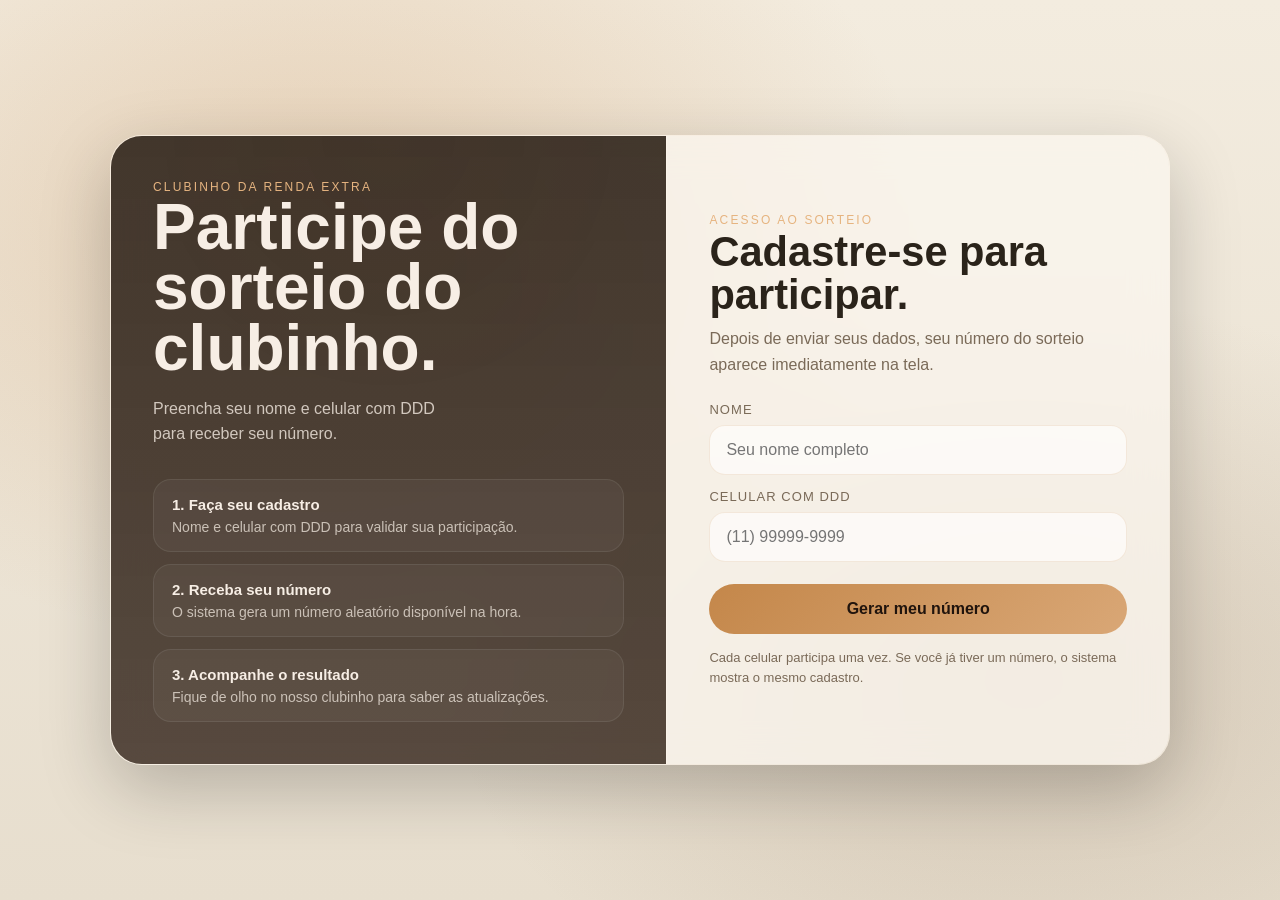
<file: sorteio/index.html>
<!DOCTYPE html>
<html lang="pt-BR">
<head>
  <meta charset="UTF-8" />
  <meta name="viewport" content="width=device-width, initial-scale=1.0" />
  <link rel="icon" type="image/svg+xml" href="/favicon%20guia.svg" />
  <title>Sorteio · byninaalves</title>
  <style>
    :root {
      --bg: #efe7dc;
      --panel: rgba(250, 245, 238, 0.78);
      --panel-border: rgba(255, 248, 238, 0.84);
      --accent: #c4874a;
      --accent-dark: #a86c33;
      --text: #2a231a;
      --muted: #7a6a58;
      --shadow: 0 24px 70px rgba(0, 0, 0, 0.22);
    }

    * { box-sizing: border-box; }

    body {
      margin: 0;
      min-height: 100vh;
      font-family: Arial, sans-serif;
      color: var(--text);
      background:
        radial-gradient(ellipse at 25% 25%, rgba(196, 135, 74, 0.28), transparent 45%),
        radial-gradient(ellipse at 80% 75%, rgba(138, 112, 85, 0.22), transparent 40%),
        linear-gradient(180deg, #f3ecdf 0%, #e7dece 100%);
      display: grid;
      place-items: center;
      padding: 24px;
    }

    .shell {
      width: min(100%, 1060px);
      display: grid;
      grid-template-columns: 1.05fr 0.95fr;
      background: rgba(255, 255, 255, 0.08);
      border-radius: 32px;
      overflow: hidden;
      box-shadow: var(--shadow);
      border: 1px solid rgba(255, 248, 238, 0.55);
      backdrop-filter: blur(18px);
    }

    .hero,
    .form-panel {
      padding: 42px;
    }

    .hero {
      background:
        linear-gradient(180deg, rgba(42, 31, 22, 0.88), rgba(54, 39, 29, 0.82)),
        radial-gradient(circle at top, rgba(212, 154, 98, 0.14), transparent 42%);
      color: #f7eee5;
      display: flex;
      flex-direction: column;
      justify-content: space-between;
      gap: 32px;
    }

    .eyebrow {
      font-size: 12px;
      letter-spacing: 0.18em;
      text-transform: uppercase;
      color: #e6b480;
      margin-bottom: 14px;
    }

    h1 {
      font-size: clamp(2.4rem, 5vw, 4rem);
      line-height: 0.94;
      margin: 0 0 18px;
    }

    .hero p,
    .form-panel p {
      margin: 0;
      line-height: 1.6;
    }

    .hero-copy {
      color: rgba(247, 238, 229, 0.78);
      max-width: 34ch;
    }

    .steps {
      display: grid;
      gap: 12px;
    }

    .step {
      padding: 16px 18px;
      border-radius: 18px;
      border: 1px solid rgba(255,255,255,0.08);
      background: rgba(255,255,255,0.04);
    }

    .step strong {
      display: block;
      margin-bottom: 6px;
      font-size: 15px;
      color: #f7eee5;
    }

    .step span {
      display: block;
      color: rgba(247, 238, 229, 0.72);
      font-size: 14px;
    }

    .form-panel {
      background: var(--panel);
      border-left: 1px solid rgba(255, 248, 238, 0.5);
      display: flex;
      flex-direction: column;
      justify-content: center;
    }

    .form-wrap {
      max-width: 420px;
      width: 100%;
      margin: 0 auto;
    }

    .form-panel h2 {
      margin: 0 0 10px;
      font-size: clamp(2rem, 4vw, 2.6rem);
      line-height: 1.04;
    }

    .subtitle {
      color: var(--muted);
      margin-bottom: 24px !important;
    }

    .input-group {
      margin-bottom: 14px;
    }

    label {
      display: block;
      margin-bottom: 8px;
      font-size: 13px;
      letter-spacing: 0.08em;
      text-transform: uppercase;
      color: var(--muted);
    }

    input {
      width: 100%;
      border-radius: 16px;
      border: 1px solid rgba(196, 135, 74, 0.16);
      background: rgba(255, 255, 255, 0.62);
      padding: 15px 16px;
      color: var(--text);
      font-size: 16px;
      outline: none;
    }

    input:focus {
      border-color: rgba(196, 135, 74, 0.6);
      box-shadow: 0 0 0 4px rgba(196, 135, 74, 0.12);
    }

    .submit-btn {
      width: 100%;
      border: 0;
      border-radius: 999px;
      padding: 16px 20px;
      background: linear-gradient(135deg, var(--accent), #d9a776);
      color: #20140d;
      font-size: 16px;
      font-weight: 700;
      cursor: pointer;
      margin-top: 8px;
    }

    .helper {
      font-size: 13px;
      color: var(--muted);
      margin-top: 14px !important;
    }

    .result,
    .error {
      margin-top: 18px;
      padding: 18px;
      border-radius: 18px;
      display: none;
    }

    .result {
      background: rgba(196, 135, 74, 0.12);
      border: 1px solid rgba(196, 135, 74, 0.2);
    }

    .error {
      background: rgba(255, 159, 142, 0.1);
      border: 1px solid rgba(255, 159, 142, 0.2);
      color: #8f4030;
    }

    .result-number {
      font-size: 56px;
      font-weight: 800;
      line-height: 1;
      margin: 10px 0 6px !important;
      color: var(--accent-dark);
    }

    .result-label {
      font-size: 12px;
      letter-spacing: 0.16em;
      text-transform: uppercase;
      color: var(--muted);
    }

    .result-copy {
      color: var(--text);
    }

    @media (max-width: 920px) {
      .shell {
        grid-template-columns: 1fr;
      }

      .hero,
      .form-panel {
        padding: 28px;
      }

      .form-panel {
        border-left: 0;
        border-top: 1px solid rgba(255, 248, 238, 0.5);
      }
    }
  </style>
</head>
<body>
  <main class="shell">
    <section class="hero">
      <div>
        <p class="eyebrow">Clubinho da renda extra</p>
        <h1>Participe do sorteio do clubinho.</h1>
        <p class="hero-copy">Preencha seu nome e celular com DDD para receber seu número.</p>
      </div>

      <div class="steps">
        <div class="step">
          <strong>1. Faça seu cadastro</strong>
          <span>Nome e celular com DDD para validar sua participação.</span>
        </div>
        <div class="step">
          <strong>2. Receba seu número</strong>
          <span>O sistema gera um número aleatório disponível na hora.</span>
        </div>
        <div class="step">
          <strong>3. Acompanhe o resultado</strong>
          <span>Fique de olho no nosso clubinho para saber as atualizações.</span>
        </div>
      </div>
    </section>

    <section class="form-panel">
      <div class="form-wrap">
        <p class="eyebrow">Acesso ao sorteio</p>
        <h2>Cadastre-se para participar.</h2>
        <p class="subtitle">Depois de enviar seus dados, seu número do sorteio aparece imediatamente na tela.</p>

        <form id="raffleForm">
          <div class="input-group">
            <label for="raffleName">Nome</label>
            <input id="raffleName" name="name" type="text" placeholder="Seu nome completo" autocomplete="name" required />
          </div>
          <div class="input-group">
            <label for="rafflePhone">Celular com DDD</label>
            <input id="rafflePhone" name="phone" type="tel" inputmode="numeric" placeholder="(11) 99999-9999" autocomplete="tel" required />
          </div>

          <button class="submit-btn" id="submitButton" type="submit">Gerar meu número</button>
        </form>

        <p class="helper">Cada celular participa uma vez. Se você já tiver um número, o sistema mostra o mesmo cadastro.</p>

        <div class="result" id="resultBox">
          <div class="result-label" id="resultState">Inscrição confirmada</div>
          <div class="result-number" id="resultNumber">000</div>
          <p class="result-copy" id="resultCopy">Seu número do sorteio foi gerado com sucesso.</p>
        </div>

        <div class="error" id="errorBox"></div>
      </div>
    </section>
  </main>

  <script>
    const raffleForm = document.getElementById('raffleForm');
    const rafflePhone = document.getElementById('rafflePhone');
    const submitButton = document.getElementById('submitButton');
    const resultBox = document.getElementById('resultBox');
    const resultState = document.getElementById('resultState');
    const resultNumber = document.getElementById('resultNumber');
    const resultCopy = document.getElementById('resultCopy');
    const errorBox = document.getElementById('errorBox');

    function formatPhoneInput(value) {
      const digits = String(value || '').replace(/\D+/g, '').slice(0, 11);
      if (digits.length <= 2) return digits ? `(${digits}` : '';
      if (digits.length <= 6) return `(${digits.slice(0, 2)}) ${digits.slice(2)}`;
      if (digits.length <= 10) return `(${digits.slice(0, 2)}) ${digits.slice(2, 6)}-${digits.slice(6)}`;
      return `(${digits.slice(0, 2)}) ${digits.slice(2, 7)}-${digits.slice(7)}`;
    }

    rafflePhone.addEventListener('input', (event) => {
      event.target.value = formatPhoneInput(event.target.value);
    });

    raffleForm.addEventListener('submit', async (event) => {
      event.preventDefault();
      errorBox.style.display = 'none';
      resultBox.style.display = 'none';
      submitButton.disabled = true;
      submitButton.textContent = 'Gerando...';

      try {
        const payload = {
          name: document.getElementById('raffleName').value.trim(),
          phone: rafflePhone.value.trim(),
        };

        const response = await fetch('/api/sorteio-entry', {
          method: 'POST',
          headers: { 'Content-Type': 'application/json' },
          body: JSON.stringify(payload),
        });

        const data = await response.json();
        if (!response.ok || !data.ok || !data.entry) {
          throw new Error(data.error || 'Não foi possível gerar seu número agora.');
        }

        resultState.textContent = data.already_exists ? 'Você já estava participando' : 'Inscrição confirmada';
        resultNumber.textContent = String(data.entry.raffle_number).padStart(3, '0');
        resultCopy.textContent = data.already_exists
          ? 'Encontramos seu cadastro e mantivemos o mesmo número para este celular.'
          : 'Seu número do sorteio foi gerado com sucesso.';
        resultBox.style.display = 'block';
      } catch (error) {
        errorBox.textContent = error.message;
        errorBox.style.display = 'block';
      } finally {
        submitButton.disabled = false;
        submitButton.textContent = 'Gerar meu número';
      }
    });
  </script>
</body>
</html>
</file>
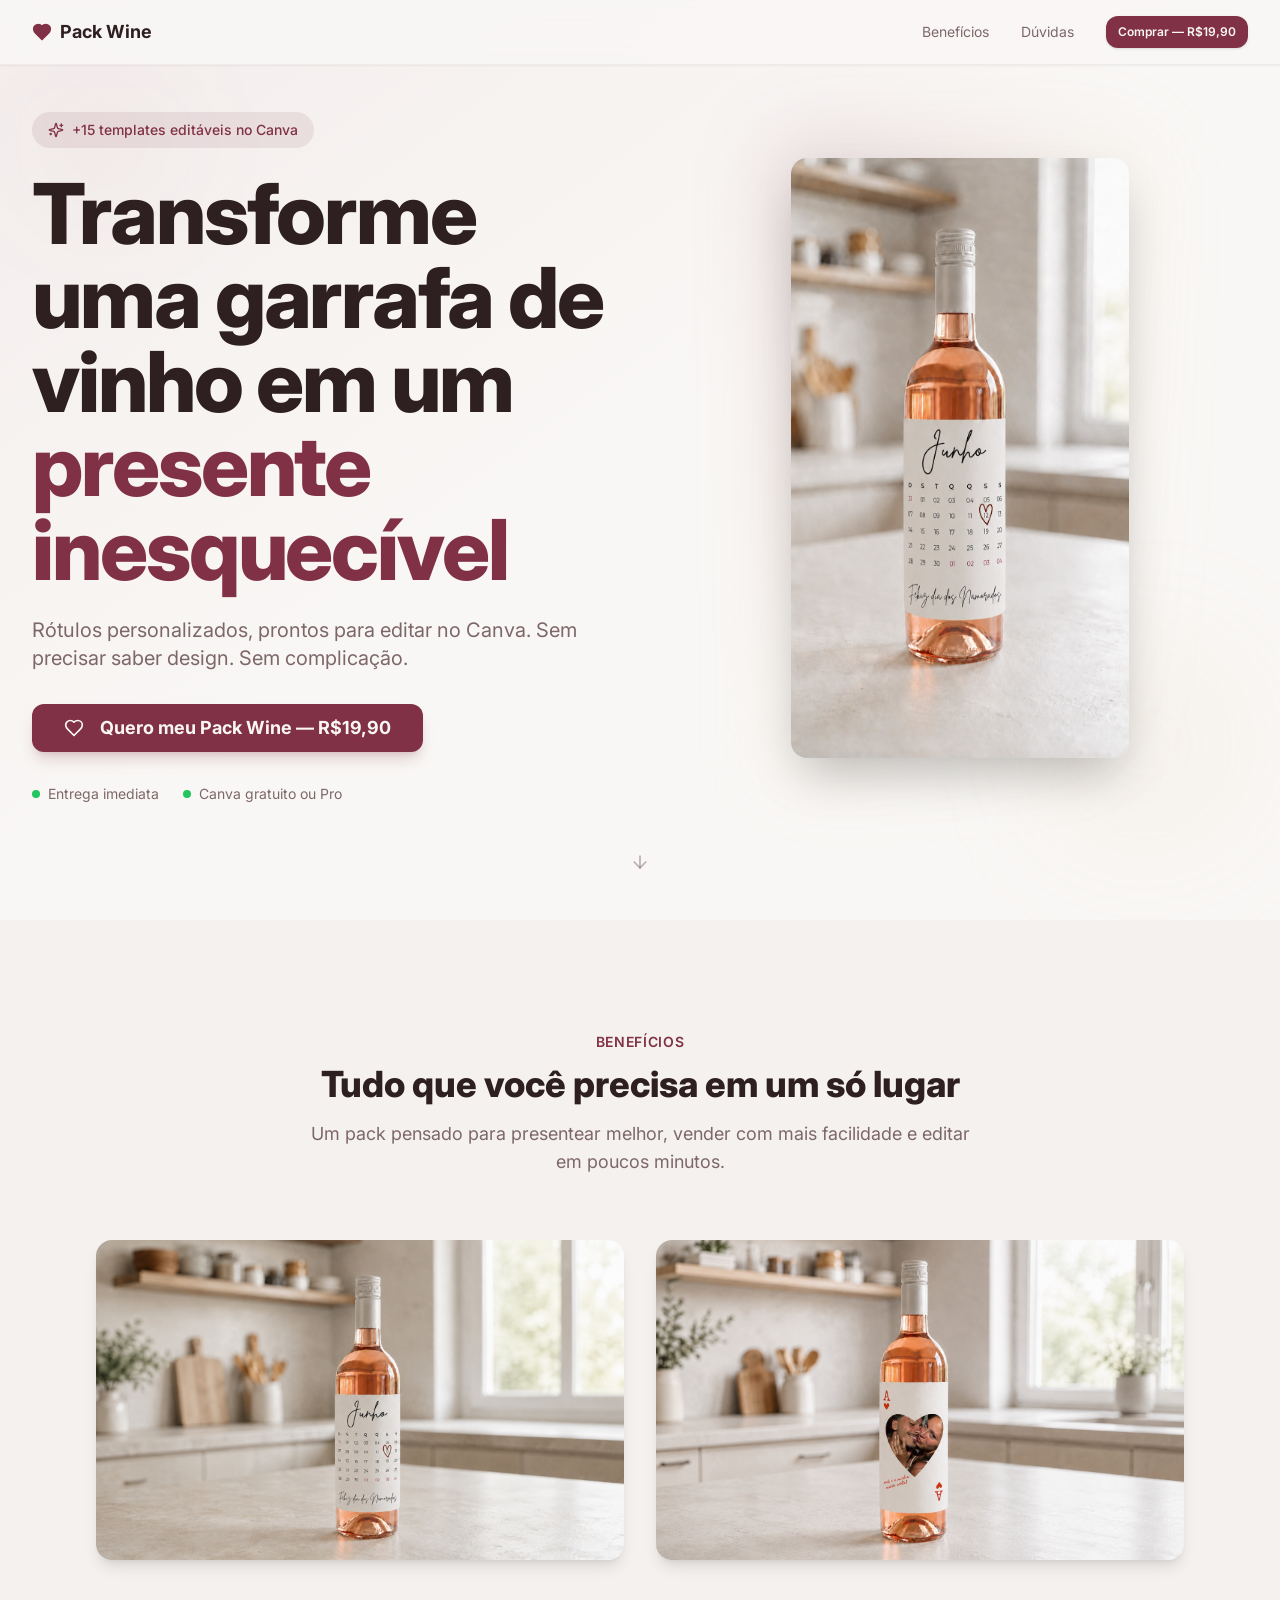
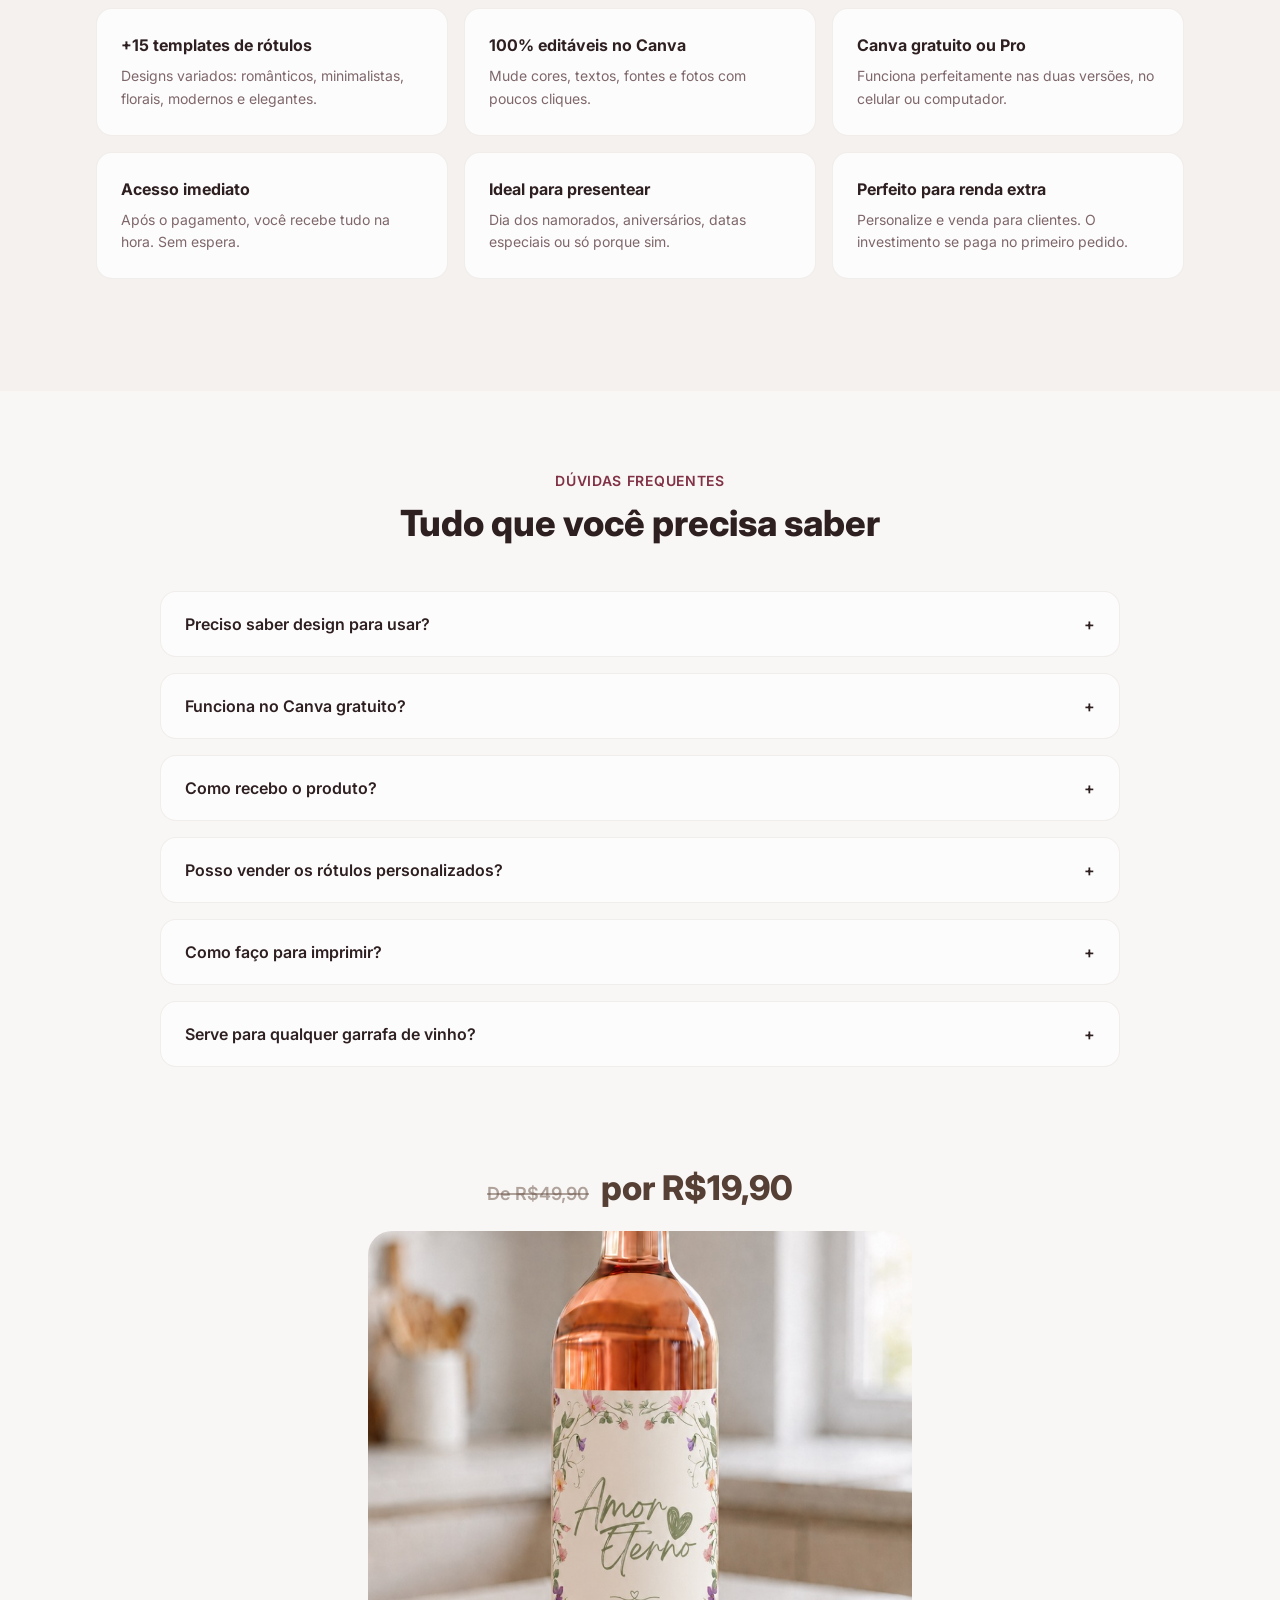
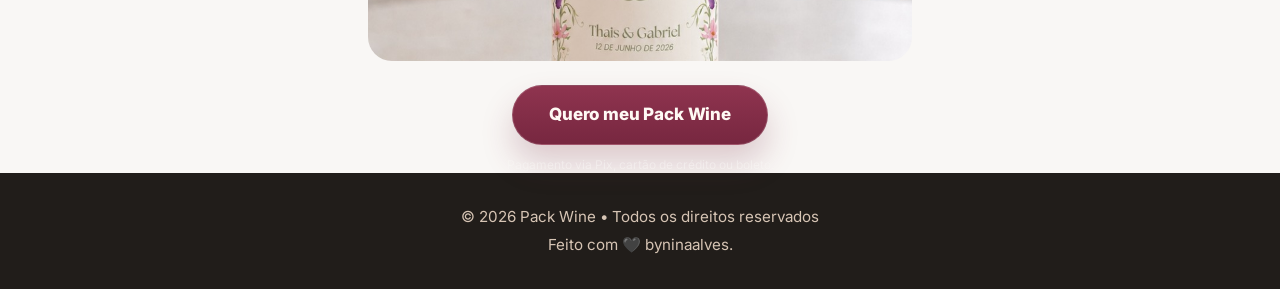
<file: wine/index.html>
﻿<!DOCTYPE html>
<html lang="pt-BR">
<head>
  <meta charset="UTF-8" />
  <meta name="viewport" content="width=device-width, initial-scale=1.0" />
  <title>Pack Wine - Rótulos Personalizados</title>
  <meta
    name="description"
    content="Transforme uma garrafa de vinho em um presente inesquecível com rótulos personalizados, prontos para editar no Canva."
  />
  <link rel="preconnect" href="https://fonts.googleapis.com" />
  <link rel="preconnect" href="https://fonts.gstatic.com" crossorigin />
  <link
    href="https://fonts.googleapis.com/css2?family=Inter:wght@300;400;500;600;700;800;900&display=swap"
    rel="stylesheet"
  />
  <link rel="icon" href="/favicon%20guia.svg" />
  <link rel="stylesheet" href="/wine/style.css" />
</head>
<body class="bg-background text-foreground antialiased">
  <div class="min-h-screen bg-background font-inter">
    <nav class="fixed top-0 left-0 right-0 z-50 transition-all duration-300 bg-background/90 backdrop-blur-xl shadow-sm border-b border-border/50">
      <div class="max-w-7xl mx-auto px-4 sm:px-6 lg:px-8">
        <div class="flex items-center justify-between h-16">
          <a class="flex items-center gap-2 text-foreground font-bold text-lg hover:no-underline" href="#topo">
            <svg class="lucide lucide-heart w-5 h-5 text-primary fill-primary" fill="none" height="24" stroke="currentColor" stroke-linecap="round" stroke-linejoin="round" stroke-width="2" viewBox="0 0 24 24" width="24" xmlns="http://www.w3.org/2000/svg">
              <path d="M19 14c1.49-1.46 3-3.21 3-5.5A5.5 5.5 0 0 0 16.5 3c-1.76 0-3 .5-4.5 2-1.5-1.5-2.74-2-4.5-2A5.5 5.5 0 0 0 2 8.5c0 2.3 1.5 4.05 3 5.5l7 7Z"></path>
            </svg>
            Pack Wine
          </a>
          <div class="hidden md:flex items-center gap-8">
            <a class="text-sm text-muted-foreground hover:text-primary transition-colors" href="#pack">Benefícios</a>
            <a class="text-sm text-muted-foreground hover:text-primary transition-colors" href="#duvidas">Dúvidas</a>
            <a class="inline-flex items-center justify-center gap-2 whitespace-nowrap shadow h-8 px-3 text-xs bg-primary hover:bg-primary/90 text-primary-foreground font-semibold rounded-lg" href="https://pay.kiwify.com.br/P71L1Oj" target="_blank" rel="noopener noreferrer">
              Comprar — R$19,90
            </a>
          </div>
          <button class="md:hidden text-foreground wine-mobile-toggle" type="button" aria-label="Abrir menu" aria-expanded="false">
            <svg class="lucide lucide-menu w-6 h-6" fill="none" height="24" stroke="currentColor" stroke-linecap="round" stroke-linejoin="round" stroke-width="2" viewBox="0 0 24 24" width="24" xmlns="http://www.w3.org/2000/svg">
              <line x1="4" x2="20" y1="12" y2="12"></line>
              <line x1="4" x2="20" y1="6" y2="6"></line>
              <line x1="4" x2="20" y1="18" y2="18"></line>
            </svg>
          </button>
        </div>
      </div>
      <div class="wine-mobile-menu hidden md:hidden border-t border-border/50 bg-background/95 backdrop-blur-xl">
        <div class="max-w-7xl mx-auto px-4 py-4 flex flex-col gap-3">
          <a class="text-sm text-muted-foreground hover:text-primary transition-colors" href="#pack">Benefícios</a>
          <a class="text-sm text-muted-foreground hover:text-primary transition-colors" href="#duvidas">Dúvidas</a>
          <a class="inline-flex items-center justify-center gap-2 whitespace-nowrap shadow h-10 px-6 text-sm bg-primary hover:bg-primary/90 text-primary-foreground font-semibold rounded-xl" href="https://pay.kiwify.com.br/P71L1Oj" target="_blank" rel="noopener noreferrer">
            Comprar por R$19,90
          </a>
        </div>
      </div>
    </nav>

    <section class="relative min-h-screen flex items-center overflow-hidden wine-hero" id="topo">
      <div class="absolute inset-0 bg-gradient-to-br from-primary/5 via-background to-background"></div>
      <div class="absolute top-20 left-10 w-32 h-32 rounded-full bg-primary/5 blur-3xl"></div>
      <div class="absolute bottom-20 right-10 w-48 h-48 rounded-full bg-accent/10 blur-3xl"></div>
      <div class="relative w-full max-w-7xl mx-auto px-4 sm:px-6 lg:px-8 py-20 lg:py-12">
        <div class="grid lg:grid-cols-2 gap-12 lg:gap-16 items-center">
          <div class="order-2 lg:order-1">
            <div class="inline-flex items-center gap-2 bg-primary/10 text-primary px-4 py-2 rounded-full text-sm font-medium mb-6">
              <svg class="lucide lucide-sparkles w-4 h-4" fill="none" height="24" stroke="currentColor" stroke-linecap="round" stroke-linejoin="round" stroke-width="2" viewBox="0 0 24 24" width="24" xmlns="http://www.w3.org/2000/svg">
                <path d="M9.937 15.5A2 2 0 0 0 8.5 14.063l-6.135-1.582a.5.5 0 0 1 0-.962L8.5 9.936A2 2 0 0 0 9.937 8.5l1.582-6.135a.5.5 0 0 1 .963 0L14.063 8.5A2 2 0 0 0 15.5 9.937l6.135 1.581a.5.5 0 0 1 0 .964L15.5 14.063a2 2 0 0 0-1.437 1.437l-1.582 6.135a.5.5 0 0 1-.963 0z"></path>
                <path d="M20 3v4"></path>
                <path d="M22 5h-4"></path>
                <path d="M4 17v2"></path>
                <path d="M5 18H3"></path>
              </svg>
              <span>+15 templates editáveis no Canva</span>
            </div>
            <h1 class="text-4xl sm:text-5xl lg:text-6xl font-extrabold leading-tight tracking-tight text-foreground">
              Transforme uma garrafa de vinho em um
              <span class="text-primary">presente inesquecível</span>
            </h1>
            <p class="mt-6 text-lg sm:text-xl text-muted-foreground leading-relaxed max-w-xl">
              Rótulos personalizados, prontos para editar no Canva. Sem precisar saber design. Sem complicação.
            </p>
            <div class="mt-8 flex flex-col sm:flex-row gap-4">
              <a class="inline-flex items-center justify-center gap-2 h-10 bg-primary hover:bg-primary/90 text-primary-foreground text-lg px-8 py-6 rounded-xl shadow-lg shadow-primary/20 hover:shadow-xl font-bold" href="https://pay.kiwify.com.br/P71L1Oj" target="_blank" rel="noopener noreferrer">
                <svg class="lucide lucide-heart w-5 h-5 mr-2" fill="none" height="24" stroke="currentColor" stroke-linecap="round" stroke-linejoin="round" stroke-width="2" viewBox="0 0 24 24" width="24" xmlns="http://www.w3.org/2000/svg">
                  <path d="M19 14c1.49-1.46 3-3.21 3-5.5A5.5 5.5 0 0 0 16.5 3c-1.76 0-3 .5-4.5 2-1.5-1.5-2.74-2-4.5-2A5.5 5.5 0 0 0 2 8.5c0 2.3 1.5 4.05 3 5.5l7 7Z"></path>
                </svg>
                Quero meu Pack Wine — R$19,90
              </a>
            </div>
            <div class="mt-8 flex items-center gap-6 text-sm text-muted-foreground wine-hero-points">
              <div class="flex items-center gap-2">
                <div class="w-2 h-2 rounded-full bg-green-500"></div>
                Entrega imediata
              </div>
              <div class="flex items-center gap-2">
                <div class="w-2 h-2 rounded-full bg-green-500"></div>
                Canva gratuito ou Pro
              </div>
            </div>
          </div>
          <div class="order-1 lg:order-2 flex justify-center">
            <div class="relative wine-hero-media">
              <div class="absolute -inset-4 bg-gradient-to-br from-primary/20 via-accent/10 to-transparent rounded-3xl blur-2xl"></div>
              <img alt="Garrafa de vinho com rótulo personalizado" class="relative rounded-2xl shadow-2xl max-h-[500px] lg:max-h-[600px] object-cover" src="/wine/images/wine-03.jpeg" />
            </div>
          </div>
        </div>
        <div class="hidden lg:flex justify-center mt-12">
          <a href="#pack" class="text-muted-foreground/50">
            <svg class="lucide lucide-arrow-down w-5 h-5" fill="none" height="24" stroke="currentColor" stroke-linecap="round" stroke-linejoin="round" stroke-width="2" viewBox="0 0 24 24" width="24" xmlns="http://www.w3.org/2000/svg">
              <path d="M12 5v14"></path>
              <path d="m19 12-7 7-7-7"></path>
            </svg>
          </a>
        </div>
      </div>
    </section>

    <section class="py-20 lg:py-28 bg-secondary/50" id="pack">
      <div class="max-w-6xl mx-auto px-4 sm:px-6 lg:px-8">
        <div class="text-center mb-16">
          <p class="text-primary font-semibold text-sm uppercase tracking-wider mb-3">Benefícios</p>
          <h2 class="text-3xl sm:text-4xl font-extrabold text-foreground">Tudo que você precisa em um só lugar</h2>
          <p class="mt-4 text-lg text-muted-foreground max-w-2xl mx-auto">
            Um pack pensado para presentear melhor, vender com mais facilidade e editar em poucos minutos.
          </p>
        </div>
        <div class="grid md:grid-cols-2 gap-8 mb-12">
          <img alt="Template de vinho personalizado 1" class="wine-benefit-image w-full rounded-2xl shadow-lg" src="/wine/images/wine-benefit-01.png" />
          <img alt="Template de vinho personalizado 2" class="wine-benefit-image w-full rounded-2xl shadow-lg" src="/wine/images/wine-benefit-02.png" />
        </div>
        <div class="grid sm:grid-cols-2 lg:grid-cols-3 gap-4">
          <div class="bg-card rounded-2xl p-6 border border-border/50">
            <h3 class="font-bold text-foreground mb-2">+15 templates de rótulos</h3>
            <p class="text-sm text-muted-foreground leading-relaxed">Designs variados: românticos, minimalistas, florais, modernos e elegantes.</p>
          </div>
          <div class="bg-card rounded-2xl p-6 border border-border/50">
            <h3 class="font-bold text-foreground mb-2">100% editáveis no Canva</h3>
            <p class="text-sm text-muted-foreground leading-relaxed">Mude cores, textos, fontes e fotos com poucos cliques.</p>
          </div>
          <div class="bg-card rounded-2xl p-6 border border-border/50">
            <h3 class="font-bold text-foreground mb-2">Canva gratuito ou Pro</h3>
            <p class="text-sm text-muted-foreground leading-relaxed">Funciona perfeitamente nas duas versões, no celular ou computador.</p>
          </div>
          <div class="bg-card rounded-2xl p-6 border border-border/50">
            <h3 class="font-bold text-foreground mb-2">Acesso imediato</h3>
            <p class="text-sm text-muted-foreground leading-relaxed">Após o pagamento, você recebe tudo na hora. Sem espera.</p>
          </div>
          <div class="bg-card rounded-2xl p-6 border border-border/50">
            <h3 class="font-bold text-foreground mb-2">Ideal para presentear</h3>
            <p class="text-sm text-muted-foreground leading-relaxed">Dia dos namorados, aniversários, datas especiais ou só porque sim.</p>
          </div>
          <div class="bg-card rounded-2xl p-6 border border-border/50">
            <h3 class="font-bold text-foreground mb-2">Perfeito para renda extra</h3>
            <p class="text-sm text-muted-foreground leading-relaxed">Personalize e venda para clientes. O investimento se paga no primeiro pedido.</p>
          </div>
        </div>
      </div>
    </section>

    <section class="py-20 lg:py-20" id="duvidas">
      <div class="max-w-5xl mx-auto px-4 sm:px-6 lg:px-8">
        <div class="text-center mb-12">
          <p class="text-primary font-semibold text-sm uppercase tracking-wider mb-3">Dúvidas frequentes</p>
          <h2 class="text-3xl sm:text-4xl font-extrabold text-foreground">Tudo que você precisa saber</h2>
        </div>
        <div class="space-y-4">
          <div class="bg-card border border-border/50 rounded-2xl overflow-hidden wine-faq-item">
            <button class="w-full px-6 py-5 flex items-center justify-between text-left font-semibold text-foreground wine-faq-toggle" type="button" aria-expanded="false">
              Preciso saber design para usar?
              <span class="wine-faq-icon">+</span>
            </button>
            <div class="px-6 pb-5 text-muted-foreground wine-faq-content hidden">
              Não. Os templates já estão prontos. Você só precisa abrir no Canva e trocar o que quiser.
            </div>
          </div>
          <div class="bg-card border border-border/50 rounded-2xl overflow-hidden wine-faq-item">
            <button class="w-full px-6 py-5 flex items-center justify-between text-left font-semibold text-foreground wine-faq-toggle" type="button" aria-expanded="false">
              Funciona no Canva gratuito?
              <span class="wine-faq-icon">+</span>
            </button>
            <div class="px-6 pb-5 text-muted-foreground wine-faq-content hidden">
              Sim. O pack foi pensado para funcionar tanto no Canva gratuito quanto no Canva Pro.
            </div>
          </div>
          <div class="bg-card border border-border/50 rounded-2xl overflow-hidden wine-faq-item">
            <button class="w-full px-6 py-5 flex items-center justify-between text-left font-semibold text-foreground wine-faq-toggle" type="button" aria-expanded="false">
              Como recebo o produto?
              <span class="wine-faq-icon">+</span>
            </button>
            <div class="px-6 pb-5 text-muted-foreground wine-faq-content hidden">
              O acesso é imediato após a compra. Você recebe os arquivos e links para edição sem precisar esperar aprovação manual.
            </div>
          </div>
          <div class="bg-card border border-border/50 rounded-2xl overflow-hidden wine-faq-item">
            <button class="w-full px-6 py-5 flex items-center justify-between text-left font-semibold text-foreground wine-faq-toggle" type="button" aria-expanded="false">
              Posso vender os rótulos personalizados?
              <span class="wine-faq-icon">+</span>
            </button>
            <div class="px-6 pb-5 text-muted-foreground wine-faq-content hidden">
              Sim. A proposta também serve para renda extra com personalização e revenda do serviço final.
            </div>
          </div>
          <div class="bg-card border border-border/50 rounded-2xl overflow-hidden wine-faq-item">
            <button class="w-full px-6 py-5 flex items-center justify-between text-left font-semibold text-foreground wine-faq-toggle" type="button" aria-expanded="false">
              Como faço para imprimir?
              <span class="wine-faq-icon">+</span>
            </button>
            <div class="px-6 pb-5 text-muted-foreground wine-faq-content hidden">
              Você pode imprimir em casa, em papel adesivo, ou enviar para uma gráfica rápida com a arte já pronta.
            </div>
          </div>
          <div class="bg-card border border-border/50 rounded-2xl overflow-hidden wine-faq-item">
            <button class="w-full px-6 py-5 flex items-center justify-between text-left font-semibold text-foreground wine-faq-toggle" type="button" aria-expanded="false">
              Serve para qualquer garrafa de vinho?
              <span class="wine-faq-icon">+</span>
            </button>
            <div class="px-6 pb-5 text-muted-foreground wine-faq-content hidden">
              Sim, desde que você ajuste a escala do rótulo para o modelo da garrafa que vai usar.
            </div>
          </div>
        </div>
      </div>
    </section>

    <section class="pt-6 pb-20 lg:pt-8 lg:pb-24" id="comprar">
      <div class="max-w-6xl mx-auto px-4 sm:px-6 lg:px-8">
        <div class="wine-offer-card">
          <div class="wine-offer-copy">
            <div class="wine-price-wrap">
              <span class="wine-old-price">De R$49,90</span>
              <span class="wine-current-price">por R$19,90</span>
            </div>
          </div>
          <div class="wine-offer-media">
            <img alt="Pack Wine - presente personalizado" class="wine-offer-image rounded-2xl shadow-2xl w-full" src="/wine/images/wine-07.jpeg" />
          </div>
          <div class="wine-offer-actions">
            <a class="wine-offer-cta inline-flex items-center justify-center gap-2 h-12 bg-primary-foreground text-primary px-8 rounded-xl font-bold shadow-lg" href="https://pay.kiwify.com.br/P71L1Oj" target="_blank" rel="noopener noreferrer">
              Quero meu Pack Wine
            </a>
            <p class="text-xs text-primary-foreground/50">Pagamento via Pix, cartão de crédito ou boleto.</p>
          </div>
        </div>
      </div>
    </section>

    <footer class="wine-footer">
      <div class="wine-footer-inner">
        <p class="wine-footer-copy">© 2026 Pack Wine • Todos os direitos reservados</p>
        <p class="wine-footer-credit">Feito com <span>🖤</span> byninaalves.</p>
      </div>
    </footer>
  </div>

  <script>
    document.addEventListener('DOMContentLoaded', function () {
      const mobileToggle = document.querySelector('.wine-mobile-toggle');
      const mobileMenu = document.querySelector('.wine-mobile-menu');
      if (mobileToggle && mobileMenu) {
        mobileToggle.addEventListener('click', function () {
          const expanded = mobileToggle.getAttribute('aria-expanded') === 'true';
          mobileToggle.setAttribute('aria-expanded', String(!expanded));
          mobileMenu.classList.toggle('hidden');
        });
      }

      document.querySelectorAll('.wine-faq-toggle').forEach(function (button) {
        button.addEventListener('click', function () {
          const item = button.closest('.wine-faq-item');
          const content = item.querySelector('.wine-faq-content');
          const icon = item.querySelector('.wine-faq-icon');
          const expanded = button.getAttribute('aria-expanded') === 'true';
          button.setAttribute('aria-expanded', String(!expanded));
          content.classList.toggle('hidden');
          icon.textContent = expanded ? '+' : '−';
        });
      });
    });
  </script>
</body>
</html>
</file>
<file: wine/style.css>
*, ::before, ::after{--tw-border-spacing-x:0;--tw-border-spacing-y:0;--tw-translate-x:0;--tw-translate-y:0;--tw-rotate:0;--tw-skew-x:0;--tw-skew-y:0;--tw-scale-x:1;--tw-scale-y:1;--tw-pan-x: ;--tw-pan-y: ;--tw-pinch-zoom: ;--tw-scroll-snap-strictness:proximity;--tw-gradient-from-position: ;--tw-gradient-via-position: ;--tw-gradient-to-position: ;--tw-ordinal: ;--tw-slashed-zero: ;--tw-numeric-figure: ;--tw-numeric-spacing: ;--tw-numeric-fraction: ;--tw-ring-inset: ;--tw-ring-offset-width:0px;--tw-ring-offset-color:#fff;--tw-ring-color:rgb(59 130 246 / 0.5);--tw-ring-offset-shadow:0 0 #0000;--tw-ring-shadow:0 0 #0000;--tw-shadow:0 0 #0000;--tw-shadow-colored:0 0 #0000;--tw-blur: ;--tw-brightness: ;--tw-contrast: ;--tw-grayscale: ;--tw-hue-rotate: ;--tw-invert: ;--tw-saturate: ;--tw-sepia: ;--tw-drop-shadow: ;--tw-backdrop-blur: ;--tw-backdrop-brightness: ;--tw-backdrop-contrast: ;--tw-backdrop-grayscale: ;--tw-backdrop-hue-rotate: ;--tw-backdrop-invert: ;--tw-backdrop-opacity: ;--tw-backdrop-saturate: ;--tw-backdrop-sepia: ;--tw-contain-size: ;--tw-contain-layout: ;--tw-contain-paint: ;--tw-contain-style: }::backdrop{--tw-border-spacing-x:0;--tw-border-spacing-y:0;--tw-translate-x:0;--tw-translate-y:0;--tw-rotate:0;--tw-skew-x:0;--tw-skew-y:0;--tw-scale-x:1;--tw-scale-y:1;--tw-pan-x: ;--tw-pan-y: ;--tw-pinch-zoom: ;--tw-scroll-snap-strictness:proximity;--tw-gradient-from-position: ;--tw-gradient-via-position: ;--tw-gradient-to-position: ;--tw-ordinal: ;--tw-slashed-zero: ;--tw-numeric-figure: ;--tw-numeric-spacing: ;--tw-numeric-fraction: ;--tw-ring-inset: ;--tw-ring-offset-width:0px;--tw-ring-offset-color:#fff;--tw-ring-color:rgb(59 130 246 / 0.5);--tw-ring-offset-shadow:0 0 #0000;--tw-ring-shadow:0 0 #0000;--tw-shadow:0 0 #0000;--tw-shadow-colored:0 0 #0000;--tw-blur: ;--tw-brightness: ;--tw-contrast: ;--tw-grayscale: ;--tw-hue-rotate: ;--tw-invert: ;--tw-saturate: ;--tw-sepia: ;--tw-drop-shadow: ;--tw-backdrop-blur: ;--tw-backdrop-brightness: ;--tw-backdrop-contrast: ;--tw-backdrop-grayscale: ;--tw-backdrop-hue-rotate: ;--tw-backdrop-invert: ;--tw-backdrop-opacity: ;--tw-backdrop-saturate: ;--tw-backdrop-sepia: ;--tw-contain-size: ;--tw-contain-layout: ;--tw-contain-paint: ;--tw-contain-style: }/* ! tailwindcss v3.4.17 | MIT License | https://tailwindcss.com */*,::after,::before{box-sizing:border-box;border-width:0;border-style:solid;border-color:#e5e7eb}::after,::before{--tw-content:''}:host,html{line-height:1.5;-webkit-text-size-adjust:100%;-moz-tab-size:4;tab-size:4;font-family:ui-sans-serif, system-ui, sans-serif, "Apple Color Emoji", "Segoe UI Emoji", "Segoe UI Symbol", "Noto Color Emoji";font-feature-settings:normal;font-variation-settings:normal;-webkit-tap-highlight-color:transparent}body{margin:0;line-height:inherit}hr{height:0;color:inherit;border-top-width:1px}abbr:where([title]){-webkit-text-decoration:underline dotted;text-decoration:underline dotted}h1,h2,h3,h4,h5,h6{font-size:inherit;font-weight:inherit}a{color:inherit;text-decoration:inherit}b,strong{font-weight:bolder}code,kbd,pre,samp{font-family:ui-monospace, SFMono-Regular, Menlo, Monaco, Consolas, "Liberation Mono", "Courier New", monospace;font-feature-settings:normal;font-variation-settings:normal;font-size:1em}small{font-size:80%}sub,sup{font-size:75%;line-height:0;position:relative;vertical-align:baseline}sub{bottom:-.25em}sup{top:-.5em}table{text-indent:0;border-color:inherit;border-collapse:collapse}button,input,optgroup,select,textarea{font-family:inherit;font-feature-settings:inherit;font-variation-settings:inherit;font-size:100%;font-weight:inherit;line-height:inherit;letter-spacing:inherit;color:inherit;margin:0;padding:0}button,select{text-transform:none}button,input:where([type=button]),input:where([type=reset]),input:where([type=submit]){-webkit-appearance:button;background-color:transparent;background-image:none}:-moz-focusring{outline:auto}:-moz-ui-invalid{box-shadow:none}progress{vertical-align:baseline}::-webkit-inner-spin-button,::-webkit-outer-spin-button{height:auto}[type=search]{-webkit-appearance:textfield;outline-offset:-2px}::-webkit-search-decoration{-webkit-appearance:none}::-webkit-file-upload-button{-webkit-appearance:button;font:inherit}summary{display:list-item}blockquote,dd,dl,figure,h1,h2,h3,h4,h5,h6,hr,p,pre{margin:0}fieldset{margin:0;padding:0}legend{padding:0}menu,ol,ul{list-style:none;margin:0;padding:0}dialog{padding:0}textarea{resize:vertical}input::placeholder,textarea::placeholder{opacity:1;color:#9ca3af}[role=button],button{cursor:pointer}:disabled{cursor:default}audio,canvas,embed,iframe,img,object,svg,video{display:block;vertical-align:middle}img,video{max-width:100%;height:auto}[hidden]:where(:not([hidden=until-found])){display:none}.fixed{position:fixed}.absolute{position:absolute}.relative{position:relative}.inset-0{inset:0px}.-inset-4{inset:-1rem}.top-0{top:0px}.bottom-0{bottom:0px}.bottom-20{bottom:5rem}.left-0{left:0px}.left-10{left:2.5rem}.right-0{right:0px}.right-10{right:2.5rem}.right-6{right:1.5rem}.top-20{top:5rem}.top-6{top:1.5rem}.z-\[100\]{z-index:100}.z-50{z-index:50}.order-1{order:1}.order-2{order:2}.mx-auto{margin-left:auto;margin-right:auto}.mb-12{margin-bottom:3rem}.mb-16{margin-bottom:4rem}.mb-2{margin-bottom:0.5rem}.mb-3{margin-bottom:0.75rem}.mb-4{margin-bottom:1rem}.mb-6{margin-bottom:1.5rem}.mr-2{margin-right:0.5rem}.mt-0\.5{margin-top:0.125rem}.mt-12{margin-top:3rem}.mt-4{margin-top:1rem}.mt-6{margin-top:1.5rem}.mt-8{margin-top:2rem}.flex{display:flex}.inline-flex{display:inline-flex}.grid{display:grid}.hidden{display:none}.h-8{height:2rem}.h-10{height:2.5rem}.h-12{height:3rem}.h-14{height:3.5rem}.h-16{height:4rem}.h-2{height:0.5rem}.h-3\.5{height:0.875rem}.h-32{height:8rem}.h-4{height:1rem}.h-48{height:12rem}.h-5{height:1.25rem}.h-6{height:1.5rem}.h-64{height:16rem}.h-72{height:18rem}.max-h-screen{max-height:100vh}.max-h-\[450px\]{max-height:450px}.max-h-\[500px\]{max-height:500px}.min-h-screen{min-height:100vh}.w-8{width:2rem}.w-full{width:100%}.w-10{width:2.5rem}.w-12{width:3rem}.w-14{width:3.5rem}.w-2{width:0.5rem}.w-3\.5{width:0.875rem}.w-32{width:8rem}.w-4{width:1rem}.w-48{width:12rem}.w-5{width:1.25rem}.w-6{width:1.5rem}.w-64{width:16rem}.max-w-2xl{max-width:42rem}.max-w-3xl{max-width:48rem}.max-w-5xl{max-width:64rem}.max-w-6xl{max-width:72rem}.max-w-7xl{max-width:80rem}.max-w-xl{max-width:36rem}.flex-1{flex:1 1 0%}.flex-shrink-0{flex-shrink:0}.shrink-0{flex-shrink:0}@keyframes spin{to{transform:rotate(360deg)}}.animate-spin{animation:spin 1s linear infinite}.flex-col{flex-direction:column}.flex-col-reverse{flex-direction:column-reverse}.items-start{align-items:flex-start}.items-center{align-items:center}.items-baseline{align-items:baseline}.justify-center{justify-content:center}.justify-between{justify-content:space-between}.gap-1{gap:0.25rem}.gap-12{gap:3rem}.gap-2{gap:0.5rem}.gap-3{gap:0.75rem}.gap-4{gap:1rem}.gap-6{gap:1.5rem}.gap-8{gap:2rem}.space-y-3 > :not([hidden]) ~ :not([hidden]){--tw-space-y-reverse:0;margin-top:calc(0.75rem * calc(1 - var(--tw-space-y-reverse)));margin-bottom:calc(0.75rem * var(--tw-space-y-reverse))}.space-y-4 > :not([hidden]) ~ :not([hidden]){--tw-space-y-reverse:0;margin-top:calc(1rem * calc(1 - var(--tw-space-y-reverse)));margin-bottom:calc(1rem * var(--tw-space-y-reverse))}.overflow-hidden{overflow:hidden}.whitespace-nowrap{white-space:nowrap}.rounded-full{border-radius:9999px}.rounded-2xl{border-radius:1rem}.rounded-3xl{border-radius:1.5rem}.rounded-lg{border-radius:0.5rem}.rounded-xl{border-radius:0.75rem}.border-4{border-width:4px}.border{border-width:1px}.border-2{border-width:2px}.border-t{border-top-width:1px}.border-b{border-bottom-width:1px}.border-slate-200{--tw-border-opacity:1;border-color:rgb(226 232 240 / var(--tw-border-opacity, 1))}.border-t-slate-800{--tw-border-opacity:1;border-top-color:rgb(30 41 59 / var(--tw-border-opacity, 1))}.bg-green-500{--tw-bg-opacity:1;background-color:rgb(34 197 94 / var(--tw-bg-opacity, 1))}.bg-transparent{background-color:transparent}.bg-gradient-to-br{background-image:linear-gradient(to bottom right, var(--tw-gradient-stops))}.bg-gradient-to-t{background-image:linear-gradient(to top, var(--tw-gradient-stops))}.to-transparent{--tw-gradient-to:transparent var(--tw-gradient-to-position)}.object-cover{object-fit:cover}.p-4{padding:1rem}.p-6{padding:1.5rem}.p-8{padding:2rem}.px-10{padding-left:2.5rem;padding-right:2.5rem}.px-3{padding-left:0.75rem;padding-right:0.75rem}.px-4{padding-left:1rem;padding-right:1rem}.px-6{padding-left:1.5rem;padding-right:1.5rem}.px-8{padding-left:2rem;padding-right:2rem}.py-10{padding-top:2.5rem;padding-bottom:2.5rem}.py-2{padding-top:0.5rem;padding-bottom:0.5rem}.py-20{padding-top:5rem;padding-bottom:5rem}.py-5{padding-top:1.25rem;padding-bottom:1.25rem}.py-6{padding-top:1.5rem;padding-bottom:1.5rem}.pb-5{padding-bottom:1.25rem}.pt-0{padding-top:0px}.text-left{text-align:left}.text-center{text-align:center}.text-3xl{font-size:1.875rem;line-height:2.25rem}.text-4xl{font-size:2.25rem;line-height:2.5rem}.text-lg{font-size:1.125rem;line-height:1.75rem}.text-sm{font-size:0.875rem;line-height:1.25rem}.text-xl{font-size:1.25rem;line-height:1.75rem}.text-xs{font-size:0.75rem;line-height:1rem}.font-bold{font-weight:700}.font-extrabold{font-weight:800}.font-medium{font-weight:500}.font-semibold{font-weight:600}.uppercase{text-transform:uppercase}.leading-relaxed{line-height:1.625}.leading-tight{line-height:1.25}.tracking-tight{letter-spacing:-0.025em}.tracking-wider{letter-spacing:0.05em}.line-through{-webkit-text-decoration-line:line-through;text-decoration-line:line-through}.shadow{--tw-shadow:0 1px 3px 0 rgb(0 0 0 / 0.1), 0 1px 2px -1px rgb(0 0 0 / 0.1);--tw-shadow-colored:0 1px 3px 0 var(--tw-shadow-color), 0 1px 2px -1px var(--tw-shadow-color);box-shadow:var(--tw-ring-offset-shadow, 0 0 #0000), var(--tw-ring-shadow, 0 0 #0000), var(--tw-shadow)}.shadow-2xl{--tw-shadow:0 25px 50px -12px rgb(0 0 0 / 0.25);--tw-shadow-colored:0 25px 50px -12px var(--tw-shadow-color);box-shadow:var(--tw-ring-offset-shadow, 0 0 #0000), var(--tw-ring-shadow, 0 0 #0000), var(--tw-shadow)}.shadow-lg{--tw-shadow:0 10px 15px -3px rgb(0 0 0 / 0.1), 0 4px 6px -4px rgb(0 0 0 / 0.1);--tw-shadow-colored:0 10px 15px -3px var(--tw-shadow-color), 0 4px 6px -4px var(--tw-shadow-color);box-shadow:var(--tw-ring-offset-shadow, 0 0 #0000), var(--tw-ring-shadow, 0 0 #0000), var(--tw-shadow)}.shadow-xl{--tw-shadow:0 20px 25px -5px rgb(0 0 0 / 0.1), 0 8px 10px -6px rgb(0 0 0 / 0.1);--tw-shadow-colored:0 20px 25px -5px var(--tw-shadow-color), 0 8px 10px -6px var(--tw-shadow-color);box-shadow:var(--tw-ring-offset-shadow, 0 0 #0000), var(--tw-ring-shadow, 0 0 #0000), var(--tw-shadow)}.shadow-sm{--tw-shadow:0 1px 2px 0 rgb(0 0 0 / 0.05);--tw-shadow-colored:0 1px 2px 0 var(--tw-shadow-color);box-shadow:var(--tw-ring-offset-shadow, 0 0 #0000), var(--tw-ring-shadow, 0 0 #0000), var(--tw-shadow)}.blur-2xl{--tw-blur:blur(40px);filter:var(--tw-blur) var(--tw-brightness) var(--tw-contrast) var(--tw-grayscale) var(--tw-hue-rotate) var(--tw-invert) var(--tw-saturate) var(--tw-sepia) var(--tw-drop-shadow)}.blur-3xl{--tw-blur:blur(64px);filter:var(--tw-blur) var(--tw-brightness) var(--tw-contrast) var(--tw-grayscale) var(--tw-hue-rotate) var(--tw-invert) var(--tw-saturate) var(--tw-sepia) var(--tw-drop-shadow)}.backdrop-blur-xl{--tw-backdrop-blur:blur(24px);-webkit-backdrop-filter:var(--tw-backdrop-blur) var(--tw-backdrop-brightness) var(--tw-backdrop-contrast) var(--tw-backdrop-grayscale) var(--tw-backdrop-hue-rotate) var(--tw-backdrop-invert) var(--tw-backdrop-opacity) var(--tw-backdrop-saturate) var(--tw-backdrop-sepia);backdrop-filter:var(--tw-backdrop-blur) var(--tw-backdrop-brightness) var(--tw-backdrop-contrast) var(--tw-backdrop-grayscale) var(--tw-backdrop-hue-rotate) var(--tw-backdrop-invert) var(--tw-backdrop-opacity) var(--tw-backdrop-saturate) var(--tw-backdrop-sepia)}.transition-all{transition-property:all;transition-timing-function:cubic-bezier(0.4, 0, 0.2, 1);transition-duration:150ms}.transition-colors{transition-property:color, background-color, border-color, fill, stroke, -webkit-text-decoration-color;transition-property:color, background-color, border-color, text-decoration-color, fill, stroke;transition-property:color, background-color, border-color, text-decoration-color, fill, stroke, -webkit-text-decoration-color;transition-timing-function:cubic-bezier(0.4, 0, 0.2, 1);transition-duration:150ms}.transition-transform{transition-property:transform;transition-timing-function:cubic-bezier(0.4, 0, 0.2, 1);transition-duration:150ms}.duration-200{transition-duration:200ms}.duration-300{transition-duration:300ms}.hover\:no-underline:hover{-webkit-text-decoration-line:none;text-decoration-line:none}.hover\:shadow-2xl:hover{--tw-shadow:0 25px 50px -12px rgb(0 0 0 / 0.25);--tw-shadow-colored:0 25px 50px -12px var(--tw-shadow-color);box-shadow:var(--tw-ring-offset-shadow, 0 0 #0000), var(--tw-ring-shadow, 0 0 #0000), var(--tw-shadow)}.hover\:shadow-lg:hover{--tw-shadow:0 10px 15px -3px rgb(0 0 0 / 0.1), 0 4px 6px -4px rgb(0 0 0 / 0.1);--tw-shadow-colored:0 10px 15px -3px var(--tw-shadow-color), 0 4px 6px -4px var(--tw-shadow-color);box-shadow:var(--tw-ring-offset-shadow, 0 0 #0000), var(--tw-ring-shadow, 0 0 #0000), var(--tw-shadow)}.hover\:shadow-xl:hover{--tw-shadow:0 20px 25px -5px rgb(0 0 0 / 0.1), 0 8px 10px -6px rgb(0 0 0 / 0.1);--tw-shadow-colored:0 20px 25px -5px var(--tw-shadow-color), 0 8px 10px -6px var(--tw-shadow-color);box-shadow:var(--tw-ring-offset-shadow, 0 0 #0000), var(--tw-ring-shadow, 0 0 #0000), var(--tw-shadow)}.focus-visible\:outline-none:focus-visible{outline:2px solid transparent;outline-offset:2px}.focus-visible\:ring-1:focus-visible{--tw-ring-offset-shadow:var(--tw-ring-inset) 0 0 0 var(--tw-ring-offset-width) var(--tw-ring-offset-color);--tw-ring-shadow:var(--tw-ring-inset) 0 0 0 calc(1px + var(--tw-ring-offset-width)) var(--tw-ring-color);box-shadow:var(--tw-ring-offset-shadow), var(--tw-ring-shadow), var(--tw-shadow, 0 0 #0000)}.disabled\:pointer-events-none:disabled{pointer-events:none}.disabled\:opacity-50:disabled{opacity:0.5}.data-\[state\=open\]\:shadow-lg[data-state="open"]{--tw-shadow:0 10px 15px -3px rgb(0 0 0 / 0.1), 0 4px 6px -4px rgb(0 0 0 / 0.1);--tw-shadow-colored:0 10px 15px -3px var(--tw-shadow-color), 0 4px 6px -4px var(--tw-shadow-color);box-shadow:var(--tw-ring-offset-shadow, 0 0 #0000), var(--tw-ring-shadow, 0 0 #0000), var(--tw-shadow)}@media (min-width: 640px){.sm\:bottom-0{bottom:0px}.sm\:right-0{right:0px}.sm\:top-auto{top:auto}.sm\:h-80{height:20rem}.sm\:w-auto{width:auto}.sm\:grid-cols-2{grid-template-columns:repeat(2, minmax(0, 1fr))}.sm\:flex-row{flex-direction:row}.sm\:flex-col{flex-direction:column}.sm\:px-6{padding-left:1.5rem;padding-right:1.5rem}.sm\:text-4xl{font-size:2.25rem;line-height:2.5rem}.sm\:text-5xl{font-size:3rem;line-height:1}.sm\:text-xl{font-size:1.25rem;line-height:1.75rem}}@media (min-width: 768px){.md\:block{display:block}.md\:flex{display:flex}.md\:hidden{display:none}.md\:max-w-\[420px\]{max-width:420px}.md\:grid-cols-2{grid-template-columns:repeat(2, minmax(0, 1fr))}.md\:grid-cols-3{grid-template-columns:repeat(3, minmax(0, 1fr))}}@media (min-width: 1024px){.lg\:order-1{order:1}.lg\:order-2{order:2}.lg\:flex{display:flex}.lg\:max-h-\[600px\]{max-height:600px}.lg\:grid-cols-2{grid-template-columns:repeat(2, minmax(0, 1fr))}.lg\:grid-cols-3{grid-template-columns:repeat(3, minmax(0, 1fr))}.lg\:gap-12{gap:3rem}.lg\:gap-16{gap:4rem}.lg\:p-12{padding:3rem}.lg\:p-8{padding:2rem}.lg\:px-8{padding-left:2rem;padding-right:2rem}.lg\:py-12{padding-top:3rem;padding-bottom:3rem}.lg\:py-28{padding-top:7rem;padding-bottom:7rem}.lg\:text-6xl{font-size:3.75rem;line-height:1}}.\[\&\[data-state\=open\]\>svg\]\:rotate-180[data-state=open]>svg{--tw-rotate:180deg;transform:translate(var(--tw-translate-x), var(--tw-translate-y)) rotate(var(--tw-rotate)) skewX(var(--tw-skew-x)) skewY(var(--tw-skew-y)) scaleX(var(--tw-scale-x)) scaleY(var(--tw-scale-y))}.\[\&_svg\]\:pointer-events-none svg{pointer-events:none}.\[\&_svg\]\:size-4 svg{width:1rem;height:1rem}.\[\&_svg\]\:shrink-0 svg{flex-shrink:0}

@import url('https://fonts.googleapis.com/css2?family=Inter:wght@300;400;500;600;700;800;900&display=swap');

*, ::before, ::after{
  --tw-border-spacing-x: 0;
  --tw-border-spacing-y: 0;
  --tw-translate-x: 0;
  --tw-translate-y: 0;
  --tw-rotate: 0;
  --tw-skew-x: 0;
  --tw-skew-y: 0;
  --tw-scale-x: 1;
  --tw-scale-y: 1;
  --tw-pan-x:  ;
  --tw-pan-y:  ;
  --tw-pinch-zoom:  ;
  --tw-scroll-snap-strictness: proximity;
  --tw-gradient-from-position:  ;
  --tw-gradient-via-position:  ;
  --tw-gradient-to-position:  ;
  --tw-ordinal:  ;
  --tw-slashed-zero:  ;
  --tw-numeric-figure:  ;
  --tw-numeric-spacing:  ;
  --tw-numeric-fraction:  ;
  --tw-ring-inset:  ;
  --tw-ring-offset-width: 0px;
  --tw-ring-offset-color: #fff;
  --tw-ring-color: rgb(59 130 246 / 0.5);
  --tw-ring-offset-shadow: 0 0 #0000;
  --tw-ring-shadow: 0 0 #0000;
  --tw-shadow: 0 0 #0000;
  --tw-shadow-colored: 0 0 #0000;
  --tw-blur:  ;
  --tw-brightness:  ;
  --tw-contrast:  ;
  --tw-grayscale:  ;
  --tw-hue-rotate:  ;
  --tw-invert:  ;
  --tw-saturate:  ;
  --tw-sepia:  ;
  --tw-drop-shadow:  ;
  --tw-backdrop-blur:  ;
  --tw-backdrop-brightness:  ;
  --tw-backdrop-contrast:  ;
  --tw-backdrop-grayscale:  ;
  --tw-backdrop-hue-rotate:  ;
  --tw-backdrop-invert:  ;
  --tw-backdrop-opacity:  ;
  --tw-backdrop-saturate:  ;
  --tw-backdrop-sepia:  ;
  --tw-contain-size:  ;
  --tw-contain-layout:  ;
  --tw-contain-paint:  ;
  --tw-contain-style:  ;
}

::backdrop{
  --tw-border-spacing-x: 0;
  --tw-border-spacing-y: 0;
  --tw-translate-x: 0;
  --tw-translate-y: 0;
  --tw-rotate: 0;
  --tw-skew-x: 0;
  --tw-skew-y: 0;
  --tw-scale-x: 1;
  --tw-scale-y: 1;
  --tw-pan-x:  ;
  --tw-pan-y:  ;
  --tw-pinch-zoom:  ;
  --tw-scroll-snap-strictness: proximity;
  --tw-gradient-from-position:  ;
  --tw-gradient-via-position:  ;
  --tw-gradient-to-position:  ;
  --tw-ordinal:  ;
  --tw-slashed-zero:  ;
  --tw-numeric-figure:  ;
  --tw-numeric-spacing:  ;
  --tw-numeric-fraction:  ;
  --tw-ring-inset:  ;
  --tw-ring-offset-width: 0px;
  --tw-ring-offset-color: #fff;
  --tw-ring-color: rgb(59 130 246 / 0.5);
  --tw-ring-offset-shadow: 0 0 #0000;
  --tw-ring-shadow: 0 0 #0000;
  --tw-shadow: 0 0 #0000;
  --tw-shadow-colored: 0 0 #0000;
  --tw-blur:  ;
  --tw-brightness:  ;
  --tw-contrast:  ;
  --tw-grayscale:  ;
  --tw-hue-rotate:  ;
  --tw-invert:  ;
  --tw-saturate:  ;
  --tw-sepia:  ;
  --tw-drop-shadow:  ;
  --tw-backdrop-blur:  ;
  --tw-backdrop-brightness:  ;
  --tw-backdrop-contrast:  ;
  --tw-backdrop-grayscale:  ;
  --tw-backdrop-hue-rotate:  ;
  --tw-backdrop-invert:  ;
  --tw-backdrop-opacity:  ;
  --tw-backdrop-saturate:  ;
  --tw-backdrop-sepia:  ;
  --tw-contain-size:  ;
  --tw-contain-layout:  ;
  --tw-contain-paint:  ;
  --tw-contain-style:  ;
}

/*
! tailwindcss v3.4.19 | MIT License | https://tailwindcss.com
*/

/*
1. Prevent padding and border from affecting element width. (https://github.com/mozdevs/cssremedy/issues/4)
2. Allow adding a border to an element by just adding a border-width. (https://github.com/tailwindcss/tailwindcss/pull/116)
*/

*,
::before,
::after {
  box-sizing: border-box; /* 1 */
  border-width: 0; /* 2 */
  border-style: solid; /* 2 */
  border-color: #e5e7eb; /* 2 */
}

::before,
::after {
  --tw-content: '';
}

/*
1. Use a consistent sensible line-height in all browsers.
2. Prevent adjustments of font size after orientation changes in iOS.
3. Use a more readable tab size.
4. Use the user's configured `sans` font-family by default.
5. Use the user's configured `sans` font-feature-settings by default.
6. Use the user's configured `sans` font-variation-settings by default.
7. Disable tap highlights on iOS
*/

html,
:host {
  line-height: 1.5; /* 1 */
  -webkit-text-size-adjust: 100%; /* 2 */
  -moz-tab-size: 4; /* 3 */
  -o-tab-size: 4;
     tab-size: 4; /* 3 */
  font-family: ui-sans-serif, system-ui, sans-serif, "Apple Color Emoji", "Segoe UI Emoji", "Segoe UI Symbol", "Noto Color Emoji"; /* 4 */
  font-feature-settings: normal; /* 5 */
  font-variation-settings: normal; /* 6 */
  -webkit-tap-highlight-color: transparent; /* 7 */
}

/*
1. Remove the margin in all browsers.
2. Inherit line-height from `html` so users can set them as a class directly on the `html` element.
*/

body {
  margin: 0; /* 1 */
  line-height: inherit; /* 2 */
}

/*
1. Add the correct height in Firefox.
2. Correct the inheritance of border color in Firefox. (https://bugzilla.mozilla.org/show_bug.cgi?id=190655)
3. Ensure horizontal rules are visible by default.
*/

hr {
  height: 0; /* 1 */
  color: inherit; /* 2 */
  border-top-width: 1px; /* 3 */
}

/*
Add the correct text decoration in Chrome, Edge, and Safari.
*/

abbr:where([title]) {
  -webkit-text-decoration: underline dotted;
          text-decoration: underline dotted;
}

/*
Remove the default font size and weight for headings.
*/

h1,
h2,
h3,
h4,
h5,
h6 {
  font-size: inherit;
  font-weight: inherit;
}

/*
Reset links to optimize for opt-in styling instead of opt-out.
*/

a {
  color: inherit;
  text-decoration: inherit;
}

/*
Add the correct font weight in Edge and Safari.
*/

b,
strong {
  font-weight: bolder;
}

/*
1. Use the user's configured `mono` font-family by default.
2. Use the user's configured `mono` font-feature-settings by default.
3. Use the user's configured `mono` font-variation-settings by default.
4. Correct the odd `em` font sizing in all browsers.
*/

code,
kbd,
samp,
pre {
  font-family: ui-monospace, SFMono-Regular, Menlo, Monaco, Consolas, "Liberation Mono", "Courier New", monospace; /* 1 */
  font-feature-settings: normal; /* 2 */
  font-variation-settings: normal; /* 3 */
  font-size: 1em; /* 4 */
}

/*
Add the correct font size in all browsers.
*/

small {
  font-size: 80%;
}

/*
Prevent `sub` and `sup` elements from affecting the line height in all browsers.
*/

sub,
sup {
  font-size: 75%;
  line-height: 0;
  position: relative;
  vertical-align: baseline;
}

sub {
  bottom: -0.25em;
}

sup {
  top: -0.5em;
}

/*
1. Remove text indentation from table contents in Chrome and Safari. (https://bugs.chromium.org/p/chromium/issues/detail?id=999088, https://bugs.webkit.org/show_bug.cgi?id=201297)
2. Correct table border color inheritance in all Chrome and Safari. (https://bugs.chromium.org/p/chromium/issues/detail?id=935729, https://bugs.webkit.org/show_bug.cgi?id=195016)
3. Remove gaps between table borders by default.
*/

table {
  text-indent: 0; /* 1 */
  border-color: inherit; /* 2 */
  border-collapse: collapse; /* 3 */
}

/*
1. Change the font styles in all browsers.
2. Remove the margin in Firefox and Safari.
3. Remove default padding in all browsers.
*/

button,
input,
optgroup,
select,
textarea {
  font-family: inherit; /* 1 */
  font-feature-settings: inherit; /* 1 */
  font-variation-settings: inherit; /* 1 */
  font-size: 100%; /* 1 */
  font-weight: inherit; /* 1 */
  line-height: inherit; /* 1 */
  letter-spacing: inherit; /* 1 */
  color: inherit; /* 1 */
  margin: 0; /* 2 */
  padding: 0; /* 3 */
}

/*
Remove the inheritance of text transform in Edge and Firefox.
*/

button,
select {
  text-transform: none;
}

/*
1. Correct the inability to style clickable types in iOS and Safari.
2. Remove default button styles.
*/

button,
input:where([type='button']),
input:where([type='reset']),
input:where([type='submit']) {
  -webkit-appearance: button; /* 1 */
  background-color: transparent; /* 2 */
  background-image: none; /* 2 */
}

/*
Use the modern Firefox focus style for all focusable elements.
*/

:-moz-focusring {
  outline: auto;
}

/*
Remove the additional `:invalid` styles in Firefox. (https://github.com/mozilla/gecko-dev/blob/2f9eacd9d3d995c937b4251a5557d95d494c9be1/layout/style/res/forms.css#L728-L737)
*/

:-moz-ui-invalid {
  box-shadow: none;
}

/*
Add the correct vertical alignment in Chrome and Firefox.
*/

progress {
  vertical-align: baseline;
}

/*
Correct the cursor style of increment and decrement buttons in Safari.
*/

::-webkit-inner-spin-button,
::-webkit-outer-spin-button {
  height: auto;
}

/*
1. Correct the odd appearance in Chrome and Safari.
2. Correct the outline style in Safari.
*/

[type='search'] {
  -webkit-appearance: textfield; /* 1 */
  outline-offset: -2px; /* 2 */
}

/*
Remove the inner padding in Chrome and Safari on macOS.
*/

::-webkit-search-decoration {
  -webkit-appearance: none;
}

/*
1. Correct the inability to style clickable types in iOS and Safari.
2. Change font properties to `inherit` in Safari.
*/

::-webkit-file-upload-button {
  -webkit-appearance: button; /* 1 */
  font: inherit; /* 2 */
}

/*
Add the correct display in Chrome and Safari.
*/

summary {
  display: list-item;
}

/*
Removes the default spacing and border for appropriate elements.
*/

blockquote,
dl,
dd,
h1,
h2,
h3,
h4,
h5,
h6,
hr,
figure,
p,
pre {
  margin: 0;
}

fieldset {
  margin: 0;
  padding: 0;
}

legend {
  padding: 0;
}

ol,
ul,
menu {
  list-style: none;
  margin: 0;
  padding: 0;
}

/*
Reset default styling for dialogs.
*/

dialog {
  padding: 0;
}

/*
Prevent resizing textareas horizontally by default.
*/

textarea {
  resize: vertical;
}

/*
1. Reset the default placeholder opacity in Firefox. (https://github.com/tailwindlabs/tailwindcss/issues/3300)
2. Set the default placeholder color to the user's configured gray 400 color.
*/

input::-moz-placeholder, textarea::-moz-placeholder {
  opacity: 1; /* 1 */
  color: #9ca3af; /* 2 */
}

input::placeholder,
textarea::placeholder {
  opacity: 1; /* 1 */
  color: #9ca3af; /* 2 */
}

/*
Set the default cursor for buttons.
*/

button,
[role="button"] {
  cursor: pointer;
}

/*
Make sure disabled buttons don't get the pointer cursor.
*/

:disabled {
  cursor: default;
}

/*
1. Make replaced elements `display: block` by default. (https://github.com/mozdevs/cssremedy/issues/14)
2. Add `vertical-align: middle` to align replaced elements more sensibly by default. (https://github.com/jensimmons/cssremedy/issues/14#issuecomment-634934210)
   This can trigger a poorly considered lint error in some tools but is included by design.
*/

img,
svg,
video,
canvas,
audio,
iframe,
embed,
object {
  display: block; /* 1 */
  vertical-align: middle; /* 2 */
}

/*
Constrain images and videos to the parent width and preserve their intrinsic aspect ratio. (https://github.com/mozdevs/cssremedy/issues/14)
*/

img,
video {
  max-width: 100%;
  height: auto;
}

/* Make elements with the HTML hidden attribute stay hidden by default */

[hidden]:where(:not([hidden="until-found"])) {
  display: none;
}

:root {
    --font-inter: 'Inter', sans-serif;

    --background: 30 25% 97%;
    --foreground: 350 20% 15%;
    --card: 30 20% 99%;
    --card-foreground: 350 20% 15%;
    --popover: 30 20% 99%;
    --popover-foreground: 350 20% 15%;
    --primary: 345 45% 35%;
    --primary-foreground: 30 25% 97%;
    --secondary: 30 20% 92%;
    --secondary-foreground: 350 20% 20%;
    --muted: 30 15% 93%;
    --muted-foreground: 350 10% 45%;
    --accent: 38 50% 70%;
    --accent-foreground: 350 20% 15%;
    --destructive: 0 84.2% 60.2%;
    --destructive-foreground: 0 0% 98%;
    --border: 30 15% 88%;
    --input: 30 15% 88%;
    --ring: 345 45% 35%;
    --chart-1: 345 45% 35%;
    --chart-2: 350 30% 55%;
    --chart-3: 38 50% 70%;
    --chart-4: 30 20% 80%;
    --chart-5: 10 60% 50%;
    --radius: 0.75rem;

    --wine: 345 45% 35%;
    --wine-light: 345 35% 50%;
    --wine-dark: 345 50% 22%;
    --gold: 38 50% 70%;
    --gold-light: 38 40% 82%;
    --rosa: 350 40% 88%;
    --rosa-dark: 350 30% 75%;
    --cream: 30 25% 97%;
    --cream-dark: 30 20% 92%;

    --sidebar-background: 0 0% 98%;
    --sidebar-foreground: 240 5.3% 26.1%;
    --sidebar-primary: 240 5.9% 10%;
    --sidebar-primary-foreground: 0 0% 98%;
    --sidebar-accent: 240 4.8% 95.9%;
    --sidebar-accent-foreground: 240 5.9% 10%;
    --sidebar-border: 220 13% 91%;
    --sidebar-ring: 217.2 91.2% 59.8%;
  }

.dark {
    --background: 345 30% 8%;
    --foreground: 30 20% 95%;
    --card: 345 25% 12%;
    --card-foreground: 30 20% 95%;
    --popover: 345 25% 12%;
    --popover-foreground: 30 20% 95%;
    --primary: 345 40% 55%;
    --primary-foreground: 30 25% 97%;
    --secondary: 345 20% 18%;
    --secondary-foreground: 30 20% 90%;
    --muted: 345 15% 18%;
    --muted-foreground: 30 10% 60%;
    --accent: 38 45% 60%;
    --accent-foreground: 345 30% 10%;
    --destructive: 0 62.8% 30.6%;
    --destructive-foreground: 0 0% 98%;
    --border: 345 15% 20%;
    --input: 345 15% 20%;
    --ring: 345 40% 55%;
    --chart-1: 220 70% 50%;
    --chart-2: 160 60% 45%;
    --chart-3: 30 80% 55%;
    --chart-4: 280 65% 60%;
    --chart-5: 340 75% 55%;
    --sidebar-background: 240 5.9% 10%;
    --sidebar-foreground: 240 4.8% 95.9%;
    --sidebar-primary: 224.3 76.3% 48%;
    --sidebar-primary-foreground: 0 0% 100%;
    --sidebar-accent: 240 3.7% 15.9%;
    --sidebar-accent-foreground: 240 4.8% 95.9%;
    --sidebar-border: 240 3.7% 15.9%;
    --sidebar-ring: 217.2 91.2% 59.8%;
  }

*{
  border-color: hsl(var(--border));
  outline-color: hsl(var(--ring) / 0.5);
}

body{
  background-color: hsl(var(--background));
  font-family: var(--font-inter);
  color: hsl(var(--foreground));
}

.sr-only{
  position: absolute;
  width: 1px;
  height: 1px;
  padding: 0;
  margin: -1px;
  overflow: hidden;
  clip: rect(0, 0, 0, 0);
  white-space: nowrap;
  border-width: 0;
}

.pointer-events-none{
  pointer-events: none;
}

.pointer-events-auto{
  pointer-events: auto;
}

.visible{
  visibility: visible;
}

.invisible{
  visibility: hidden;
}

.fixed{
  position: fixed;
}

.absolute{
  position: absolute;
}

.relative{
  position: relative;
}

.-inset-4{
  inset: -1rem;
}

.inset-0{
  inset: 0px;
}

.inset-x-0{
  left: 0px;
  right: 0px;
}

.inset-y-0{
  top: 0px;
  bottom: 0px;
}

.-bottom-12{
  bottom: -3rem;
}

.-left-12{
  left: -3rem;
}

.-right-12{
  right: -3rem;
}

.-top-12{
  top: -3rem;
}

.bottom-0{
  bottom: 0px;
}

.bottom-20{
  bottom: 5rem;
}

.left-0{
  left: 0px;
}

.left-1{
  left: 0.25rem;
}

.left-1\/2{
  left: 50%;
}

.left-10{
  left: 2.5rem;
}

.left-2{
  left: 0.5rem;
}

.left-\[50\%\]{
  left: 50%;
}

.right-0{
  right: 0px;
}

.right-1{
  right: 0.25rem;
}

.right-10{
  right: 2.5rem;
}

.right-2{
  right: 0.5rem;
}

.right-3{
  right: 0.75rem;
}

.right-4{
  right: 1rem;
}

.right-6{
  right: 1.5rem;
}

.top-0{
  top: 0px;
}

.top-1\.5{
  top: 0.375rem;
}

.top-1\/2{
  top: 50%;
}

.top-2{
  top: 0.5rem;
}

.top-20{
  top: 5rem;
}

.top-3\.5{
  top: 0.875rem;
}

.top-4{
  top: 1rem;
}

.top-6{
  top: 1.5rem;
}

.top-\[1px\]{
  top: 1px;
}

.top-\[50\%\]{
  top: 50%;
}

.top-\[60\%\]{
  top: 60%;
}

.top-full{
  top: 100%;
}

.z-10{
  z-index: 10;
}

.z-20{
  z-index: 20;
}

.z-50{
  z-index: 50;
}

.z-\[100\]{
  z-index: 100;
}

.z-\[1\]{
  z-index: 1;
}

.order-1{
  order: 1;
}

.order-2{
  order: 2;
}

.-mx-1{
  margin-left: -0.25rem;
  margin-right: -0.25rem;
}

.mx-2{
  margin-left: 0.5rem;
  margin-right: 0.5rem;
}

.mx-3\.5{
  margin-left: 0.875rem;
  margin-right: 0.875rem;
}

.mx-auto{
  margin-left: auto;
  margin-right: auto;
}

.my-0\.5{
  margin-top: 0.125rem;
  margin-bottom: 0.125rem;
}

.my-1{
  margin-top: 0.25rem;
  margin-bottom: 0.25rem;
}

.-ml-4{
  margin-left: -1rem;
}

.-mt-4{
  margin-top: -1rem;
}

.mb-1{
  margin-bottom: 0.25rem;
}

.mb-12{
  margin-bottom: 3rem;
}

.mb-16{
  margin-bottom: 4rem;
}

.mb-2{
  margin-bottom: 0.5rem;
}

.mb-3{
  margin-bottom: 0.75rem;
}

.mb-4{
  margin-bottom: 1rem;
}

.mb-6{
  margin-bottom: 1.5rem;
}

.mb-8{
  margin-bottom: 2rem;
}

.ml-1{
  margin-left: 0.25rem;
}

.ml-auto{
  margin-left: auto;
}

.mr-2{
  margin-right: 0.5rem;
}

.mt-0\.5{
  margin-top: 0.125rem;
}

.mt-1\.5{
  margin-top: 0.375rem;
}

.mt-12{
  margin-top: 3rem;
}

.mt-2{
  margin-top: 0.5rem;
}

.mt-24{
  margin-top: 6rem;
}

.mt-4{
  margin-top: 1rem;
}

.mt-6{
  margin-top: 1.5rem;
}

.mt-8{
  margin-top: 2rem;
}

.mt-auto{
  margin-top: auto;
}

.block{
  display: block;
}

.flex{
  display: flex;
}

.inline-flex{
  display: inline-flex;
}

.table{
  display: table;
}

.grid{
  display: grid;
}

.hidden{
  display: none;
}

.aspect-square{
  aspect-ratio: 1 / 1;
}

.aspect-video{
  aspect-ratio: 16 / 9;
}

.size-4{
  width: 1rem;
  height: 1rem;
}

.h-0\.5{
  height: 0.125rem;
}

.h-1\.5{
  height: 0.375rem;
}

.h-10{
  height: 2.5rem;
}

.h-12{
  height: 3rem;
}

.h-14{
  height: 3.5rem;
}

.h-16{
  height: 4rem;
}

.h-2{
  height: 0.5rem;
}

.h-2\.5{
  height: 0.625rem;
}

.h-3{
  height: 0.75rem;
}

.h-3\.5{
  height: 0.875rem;
}

.h-32{
  height: 8rem;
}

.h-4{
  height: 1rem;
}

.h-48{
  height: 12rem;
}

.h-5{
  height: 1.25rem;
}

.h-6{
  height: 1.5rem;
}

.h-64{
  height: 16rem;
}

.h-7{
  height: 1.75rem;
}

.h-72{
  height: 18rem;
}

.h-8{
  height: 2rem;
}

.h-9{
  height: 2.25rem;
}

.h-\[1px\]{
  height: 1px;
}

.h-\[var\(--radix-navigation-menu-viewport-height\)\]{
  height: var(--radix-navigation-menu-viewport-height);
}

.h-\[var\(--radix-select-trigger-height\)\]{
  height: var(--radix-select-trigger-height);
}

.h-auto{
  height: auto;
}

.h-full{
  height: 100%;
}

.h-px{
  height: 1px;
}

.h-svh{
  height: 100svh;
}

.max-h-96{
  max-height: 24rem;
}

.max-h-\[300px\]{
  max-height: 300px;
}

.max-h-\[450px\]{
  max-height: 450px;
}

.max-h-\[500px\]{
  max-height: 500px;
}

.max-h-screen{
  max-height: 100vh;
}

.min-h-0{
  min-height: 0px;
}

.min-h-\[60px\]{
  min-height: 60px;
}

.min-h-screen{
  min-height: 100vh;
}

.min-h-svh{
  min-height: 100svh;
}

.w-0{
  width: 0px;
}

.w-1{
  width: 0.25rem;
}

.w-10{
  width: 2.5rem;
}

.w-12{
  width: 3rem;
}

.w-14{
  width: 3.5rem;
}

.w-16{
  width: 4rem;
}

.w-2{
  width: 0.5rem;
}

.w-2\.5{
  width: 0.625rem;
}

.w-3{
  width: 0.75rem;
}

.w-3\.5{
  width: 0.875rem;
}

.w-3\/4{
  width: 75%;
}

.w-32{
  width: 8rem;
}

.w-4{
  width: 1rem;
}

.w-48{
  width: 12rem;
}

.w-5{
  width: 1.25rem;
}

.w-6{
  width: 1.5rem;
}

.w-64{
  width: 16rem;
}

.w-7{
  width: 1.75rem;
}

.w-72{
  width: 18rem;
}

.w-8{
  width: 2rem;
}

.w-9{
  width: 2.25rem;
}

.w-\[--sidebar-width\]{
  width: var(--sidebar-width);
}

.w-\[100px\]{
  width: 100px;
}

.w-\[1px\]{
  width: 1px;
}

.w-auto{
  width: auto;
}

.w-full{
  width: 100%;
}

.w-max{
  width: -moz-max-content;
  width: max-content;
}

.w-px{
  width: 1px;
}

.min-w-0{
  min-width: 0px;
}

.min-w-10{
  min-width: 2.5rem;
}

.min-w-5{
  min-width: 1.25rem;
}

.min-w-8{
  min-width: 2rem;
}

.min-w-9{
  min-width: 2.25rem;
}

.min-w-\[12rem\]{
  min-width: 12rem;
}

.min-w-\[8rem\]{
  min-width: 8rem;
}

.min-w-\[var\(--radix-select-trigger-width\)\]{
  min-width: var(--radix-select-trigger-width);
}

.max-w-2xl{
  max-width: 42rem;
}

.max-w-3xl{
  max-width: 48rem;
}

.max-w-5xl{
  max-width: 64rem;
}

.max-w-6xl{
  max-width: 72rem;
}

.max-w-7xl{
  max-width: 80rem;
}

.max-w-\[--skeleton-width\]{
  max-width: var(--skeleton-width);
}

.max-w-lg{
  max-width: 32rem;
}

.max-w-max{
  max-width: -moz-max-content;
  max-width: max-content;
}

.max-w-md{
  max-width: 28rem;
}

.max-w-xl{
  max-width: 36rem;
}

.flex-1{
  flex: 1 1 0%;
}

.flex-shrink-0{
  flex-shrink: 0;
}

.shrink-0{
  flex-shrink: 0;
}

.grow{
  flex-grow: 1;
}

.grow-0{
  flex-grow: 0;
}

.basis-full{
  flex-basis: 100%;
}

.caption-bottom{
  caption-side: bottom;
}

.border-collapse{
  border-collapse: collapse;
}

.-translate-x-1\/2{
  --tw-translate-x: -50%;
  transform: translate(var(--tw-translate-x), var(--tw-translate-y)) rotate(var(--tw-rotate)) skewX(var(--tw-skew-x)) skewY(var(--tw-skew-y)) scaleX(var(--tw-scale-x)) scaleY(var(--tw-scale-y));
}

.-translate-x-px{
  --tw-translate-x: -1px;
  transform: translate(var(--tw-translate-x), var(--tw-translate-y)) rotate(var(--tw-rotate)) skewX(var(--tw-skew-x)) skewY(var(--tw-skew-y)) scaleX(var(--tw-scale-x)) scaleY(var(--tw-scale-y));
}

.-translate-y-1\/2{
  --tw-translate-y: -50%;
  transform: translate(var(--tw-translate-x), var(--tw-translate-y)) rotate(var(--tw-rotate)) skewX(var(--tw-skew-x)) skewY(var(--tw-skew-y)) scaleX(var(--tw-scale-x)) scaleY(var(--tw-scale-y));
}

.translate-x-\[-50\%\]{
  --tw-translate-x: -50%;
  transform: translate(var(--tw-translate-x), var(--tw-translate-y)) rotate(var(--tw-rotate)) skewX(var(--tw-skew-x)) skewY(var(--tw-skew-y)) scaleX(var(--tw-scale-x)) scaleY(var(--tw-scale-y));
}

.translate-x-px{
  --tw-translate-x: 1px;
  transform: translate(var(--tw-translate-x), var(--tw-translate-y)) rotate(var(--tw-rotate)) skewX(var(--tw-skew-x)) skewY(var(--tw-skew-y)) scaleX(var(--tw-scale-x)) scaleY(var(--tw-scale-y));
}

.translate-y-\[-50\%\]{
  --tw-translate-y: -50%;
  transform: translate(var(--tw-translate-x), var(--tw-translate-y)) rotate(var(--tw-rotate)) skewX(var(--tw-skew-x)) skewY(var(--tw-skew-y)) scaleX(var(--tw-scale-x)) scaleY(var(--tw-scale-y));
}

.rotate-45{
  --tw-rotate: 45deg;
  transform: translate(var(--tw-translate-x), var(--tw-translate-y)) rotate(var(--tw-rotate)) skewX(var(--tw-skew-x)) skewY(var(--tw-skew-y)) scaleX(var(--tw-scale-x)) scaleY(var(--tw-scale-y));
}

.rotate-90{
  --tw-rotate: 90deg;
  transform: translate(var(--tw-translate-x), var(--tw-translate-y)) rotate(var(--tw-rotate)) skewX(var(--tw-skew-x)) skewY(var(--tw-skew-y)) scaleX(var(--tw-scale-x)) scaleY(var(--tw-scale-y));
}

.transform{
  transform: translate(var(--tw-translate-x), var(--tw-translate-y)) rotate(var(--tw-rotate)) skewX(var(--tw-skew-x)) skewY(var(--tw-skew-y)) scaleX(var(--tw-scale-x)) scaleY(var(--tw-scale-y));
}

@keyframes pulse{

  50%{
    opacity: .5;
  }
}

.animate-pulse{
  animation: pulse 2s cubic-bezier(0.4, 0, 0.6, 1) infinite;
}

@keyframes spin{

  to{
    transform: rotate(360deg);
  }
}

.animate-spin{
  animation: spin 1s linear infinite;
}

.cursor-default{
  cursor: default;
}

.cursor-pointer{
  cursor: pointer;
}

.touch-none{
  touch-action: none;
}

.select-none{
  -webkit-user-select: none;
     -moz-user-select: none;
          user-select: none;
}

.list-inside{
  list-style-position: inside;
}

.list-disc{
  list-style-type: disc;
}

.list-none{
  list-style-type: none;
}

.flex-row{
  flex-direction: row;
}

.flex-col{
  flex-direction: column;
}

.flex-col-reverse{
  flex-direction: column-reverse;
}

.flex-wrap{
  flex-wrap: wrap;
}

.items-start{
  align-items: flex-start;
}

.items-end{
  align-items: flex-end;
}

.items-center{
  align-items: center;
}

.items-baseline{
  align-items: baseline;
}

.items-stretch{
  align-items: stretch;
}

.justify-center{
  justify-content: center;
}

.justify-between{
  justify-content: space-between;
}

.gap-1{
  gap: 0.25rem;
}

.gap-1\.5{
  gap: 0.375rem;
}

.gap-12{
  gap: 3rem;
}

.gap-2{
  gap: 0.5rem;
}

.gap-3{
  gap: 0.75rem;
}

.gap-4{
  gap: 1rem;
}

.gap-6{
  gap: 1.5rem;
}

.gap-8{
  gap: 2rem;
}

.space-x-1 > :not([hidden]) ~ :not([hidden]){
  --tw-space-x-reverse: 0;
  margin-right: calc(0.25rem * var(--tw-space-x-reverse));
  margin-left: calc(0.25rem * calc(1 - var(--tw-space-x-reverse)));
}

.space-x-3 > :not([hidden]) ~ :not([hidden]){
  --tw-space-x-reverse: 0;
  margin-right: calc(0.75rem * var(--tw-space-x-reverse));
  margin-left: calc(0.75rem * calc(1 - var(--tw-space-x-reverse)));
}

.space-x-4 > :not([hidden]) ~ :not([hidden]){
  --tw-space-x-reverse: 0;
  margin-right: calc(1rem * var(--tw-space-x-reverse));
  margin-left: calc(1rem * calc(1 - var(--tw-space-x-reverse)));
}

.space-y-1 > :not([hidden]) ~ :not([hidden]){
  --tw-space-y-reverse: 0;
  margin-top: calc(0.25rem * calc(1 - var(--tw-space-y-reverse)));
  margin-bottom: calc(0.25rem * var(--tw-space-y-reverse));
}

.space-y-1\.5 > :not([hidden]) ~ :not([hidden]){
  --tw-space-y-reverse: 0;
  margin-top: calc(0.375rem * calc(1 - var(--tw-space-y-reverse)));
  margin-bottom: calc(0.375rem * var(--tw-space-y-reverse));
}

.space-y-2 > :not([hidden]) ~ :not([hidden]){
  --tw-space-y-reverse: 0;
  margin-top: calc(0.5rem * calc(1 - var(--tw-space-y-reverse)));
  margin-bottom: calc(0.5rem * var(--tw-space-y-reverse));
}

.space-y-3 > :not([hidden]) ~ :not([hidden]){
  --tw-space-y-reverse: 0;
  margin-top: calc(0.75rem * calc(1 - var(--tw-space-y-reverse)));
  margin-bottom: calc(0.75rem * var(--tw-space-y-reverse));
}

.space-y-4 > :not([hidden]) ~ :not([hidden]){
  --tw-space-y-reverse: 0;
  margin-top: calc(1rem * calc(1 - var(--tw-space-y-reverse)));
  margin-bottom: calc(1rem * var(--tw-space-y-reverse));
}

.space-y-6 > :not([hidden]) ~ :not([hidden]){
  --tw-space-y-reverse: 0;
  margin-top: calc(1.5rem * calc(1 - var(--tw-space-y-reverse)));
  margin-bottom: calc(1.5rem * var(--tw-space-y-reverse));
}

.overflow-auto{
  overflow: auto;
}

.overflow-hidden{
  overflow: hidden;
}

.overflow-y-auto{
  overflow-y: auto;
}

.overflow-x-hidden{
  overflow-x: hidden;
}

.whitespace-nowrap{
  white-space: nowrap;
}

.break-words{
  overflow-wrap: break-word;
}

.rounded-2xl{
  border-radius: 1rem;
}

.rounded-3xl{
  border-radius: 1.5rem;
}

.rounded-\[2px\]{
  border-radius: 2px;
}

.rounded-\[inherit\]{
  border-radius: inherit;
}

.rounded-full{
  border-radius: 9999px;
}

.rounded-lg{
  border-radius: var(--radius);
}

.rounded-md{
  border-radius: calc(var(--radius) - 2px);
}

.rounded-sm{
  border-radius: calc(var(--radius) - 4px);
}

.rounded-xl{
  border-radius: 0.75rem;
}

.rounded-t-\[10px\]{
  border-top-left-radius: 10px;
  border-top-right-radius: 10px;
}

.rounded-tl-sm{
  border-top-left-radius: calc(var(--radius) - 4px);
}

.border{
  border-width: 1px;
}

.border-2{
  border-width: 2px;
}

.border-4{
  border-width: 4px;
}

.border-\[1\.5px\]{
  border-width: 1.5px;
}

.border-y{
  border-top-width: 1px;
  border-bottom-width: 1px;
}

.border-b{
  border-bottom-width: 1px;
}

.border-l{
  border-left-width: 1px;
}

.border-r{
  border-right-width: 1px;
}

.border-t{
  border-top-width: 1px;
}

.border-dashed{
  border-style: dashed;
}

.border-\[--color-border\]{
  border-color: var(--color-border);
}

.border-border{
  border-color: hsl(var(--border));
}

.border-border\/50{
  border-color: hsl(var(--border) / 0.5);
}

.border-destructive{
  border-color: hsl(var(--destructive));
}

.border-destructive\/50{
  border-color: hsl(var(--destructive) / 0.5);
}

.border-input{
  border-color: hsl(var(--input));
}

.border-primary{
  border-color: hsl(var(--primary));
}

.border-primary\/20{
  border-color: hsl(var(--primary) / 0.2);
}

.border-primary\/50{
  border-color: hsl(var(--primary) / 0.5);
}

.border-sidebar-border{
  border-color: hsl(var(--sidebar-border));
}

.border-slate-100{
  --tw-border-opacity: 1;
  border-color: rgb(241 245 249 / var(--tw-border-opacity, 1));
}

.border-slate-200{
  --tw-border-opacity: 1;
  border-color: rgb(226 232 240 / var(--tw-border-opacity, 1));
}

.border-transparent{
  border-color: transparent;
}

.border-l-transparent{
  border-left-color: transparent;
}

.border-t-slate-800{
  --tw-border-opacity: 1;
  border-top-color: rgb(30 41 59 / var(--tw-border-opacity, 1));
}

.border-t-transparent{
  border-top-color: transparent;
}

.bg-\[--color-bg\]{
  background-color: var(--color-bg);
}

.bg-accent{
  background-color: hsl(var(--accent));
}

.bg-accent\/10{
  background-color: hsl(var(--accent) / 0.1);
}

.bg-accent\/20{
  background-color: hsl(var(--accent) / 0.2);
}

.bg-background{
  background-color: hsl(var(--background));
}

.bg-background\/90{
  background-color: hsl(var(--background) / 0.9);
}

.bg-black\/80{
  background-color: rgb(0 0 0 / 0.8);
}

.bg-border{
  background-color: hsl(var(--border));
}

.bg-card{
  background-color: hsl(var(--card));
}

.bg-destructive{
  background-color: hsl(var(--destructive));
}

.bg-destructive\/10{
  background-color: hsl(var(--destructive) / 0.1);
}

.bg-foreground{
  background-color: hsl(var(--foreground));
}

.bg-green-500{
  --tw-bg-opacity: 1;
  background-color: rgb(34 197 94 / var(--tw-bg-opacity, 1));
}

.bg-muted{
  background-color: hsl(var(--muted));
}

.bg-muted\/50{
  background-color: hsl(var(--muted) / 0.5);
}

.bg-orange-100{
  --tw-bg-opacity: 1;
  background-color: rgb(255 237 213 / var(--tw-bg-opacity, 1));
}

.bg-orange-400{
  --tw-bg-opacity: 1;
  background-color: rgb(251 146 60 / var(--tw-bg-opacity, 1));
}

.bg-popover{
  background-color: hsl(var(--popover));
}

.bg-primary{
  background-color: hsl(var(--primary));
}

.bg-primary-foreground{
  background-color: hsl(var(--primary-foreground));
}

.bg-primary-foreground\/15{
  background-color: hsl(var(--primary-foreground) / 0.15);
}

.bg-primary-foreground\/5{
  background-color: hsl(var(--primary-foreground) / 0.05);
}

.bg-primary\/10{
  background-color: hsl(var(--primary) / 0.1);
}

.bg-primary\/20{
  background-color: hsl(var(--primary) / 0.2);
}

.bg-primary\/5{
  background-color: hsl(var(--primary) / 0.05);
}

.bg-secondary{
  background-color: hsl(var(--secondary));
}

.bg-secondary\/50{
  background-color: hsl(var(--secondary) / 0.5);
}

.bg-sidebar{
  background-color: hsl(var(--sidebar-background));
}

.bg-sidebar-border{
  background-color: hsl(var(--sidebar-border));
}

.bg-slate-100{
  --tw-bg-opacity: 1;
  background-color: rgb(241 245 249 / var(--tw-bg-opacity, 1));
}

.bg-slate-200{
  --tw-bg-opacity: 1;
  background-color: rgb(226 232 240 / var(--tw-bg-opacity, 1));
}

.bg-slate-50{
  --tw-bg-opacity: 1;
  background-color: rgb(248 250 252 / var(--tw-bg-opacity, 1));
}

.bg-transparent{
  background-color: transparent;
}

.bg-white{
  --tw-bg-opacity: 1;
  background-color: rgb(255 255 255 / var(--tw-bg-opacity, 1));
}

.bg-gradient-to-b{
  background-image: linear-gradient(to bottom, var(--tw-gradient-stops));
}

.bg-gradient-to-br{
  background-image: linear-gradient(to bottom right, var(--tw-gradient-stops));
}

.bg-gradient-to-t{
  background-image: linear-gradient(to top, var(--tw-gradient-stops));
}

.from-foreground\/20{
  --tw-gradient-from: hsl(var(--foreground) / 0.2) var(--tw-gradient-from-position);
  --tw-gradient-to: hsl(var(--foreground) / 0) var(--tw-gradient-to-position);
  --tw-gradient-stops: var(--tw-gradient-from), var(--tw-gradient-to);
}

.from-primary{
  --tw-gradient-from: hsl(var(--primary)) var(--tw-gradient-from-position);
  --tw-gradient-to: hsl(var(--primary) / 0) var(--tw-gradient-to-position);
  --tw-gradient-stops: var(--tw-gradient-from), var(--tw-gradient-to);
}

.from-primary\/20{
  --tw-gradient-from: hsl(var(--primary) / 0.2) var(--tw-gradient-from-position);
  --tw-gradient-to: hsl(var(--primary) / 0) var(--tw-gradient-to-position);
  --tw-gradient-stops: var(--tw-gradient-from), var(--tw-gradient-to);
}

.from-primary\/5{
  --tw-gradient-from: hsl(var(--primary) / 0.05) var(--tw-gradient-from-position);
  --tw-gradient-to: hsl(var(--primary) / 0) var(--tw-gradient-to-position);
  --tw-gradient-stops: var(--tw-gradient-from), var(--tw-gradient-to);
}

.from-white{
  --tw-gradient-from: #fff var(--tw-gradient-from-position);
  --tw-gradient-to: rgb(255 255 255 / 0) var(--tw-gradient-to-position);
  --tw-gradient-stops: var(--tw-gradient-from), var(--tw-gradient-to);
}

.via-accent\/10{
  --tw-gradient-to: hsl(var(--accent) / 0)  var(--tw-gradient-to-position);
  --tw-gradient-stops: var(--tw-gradient-from), hsl(var(--accent) / 0.1) var(--tw-gradient-via-position), var(--tw-gradient-to);
}

.via-background{
  --tw-gradient-to: hsl(var(--background) / 0)  var(--tw-gradient-to-position);
  --tw-gradient-stops: var(--tw-gradient-from), hsl(var(--background)) var(--tw-gradient-via-position), var(--tw-gradient-to);
}

.via-primary{
  --tw-gradient-to: hsl(var(--primary) / 0)  var(--tw-gradient-to-position);
  --tw-gradient-stops: var(--tw-gradient-from), hsl(var(--primary)) var(--tw-gradient-via-position), var(--tw-gradient-to);
}

.to-background{
  --tw-gradient-to: hsl(var(--background)) var(--tw-gradient-to-position);
}

.to-primary\/90{
  --tw-gradient-to: hsl(var(--primary) / 0.9) var(--tw-gradient-to-position);
}

.to-slate-50{
  --tw-gradient-to: #f8fafc var(--tw-gradient-to-position);
}

.to-transparent{
  --tw-gradient-to: transparent var(--tw-gradient-to-position);
}

.fill-accent{
  fill: hsl(var(--accent));
}

.fill-current{
  fill: currentColor;
}

.fill-primary{
  fill: hsl(var(--primary));
}

.object-cover{
  -o-object-fit: cover;
     object-fit: cover;
}

.p-0{
  padding: 0px;
}

.p-1{
  padding: 0.25rem;
}

.p-2{
  padding: 0.5rem;
}

.p-3{
  padding: 0.75rem;
}

.p-4{
  padding: 1rem;
}

.p-6{
  padding: 1.5rem;
}

.p-8{
  padding: 2rem;
}

.p-\[1px\]{
  padding: 1px;
}

.px-1{
  padding-left: 0.25rem;
  padding-right: 0.25rem;
}

.px-1\.5{
  padding-left: 0.375rem;
  padding-right: 0.375rem;
}

.px-10{
  padding-left: 2.5rem;
  padding-right: 2.5rem;
}

.px-2{
  padding-left: 0.5rem;
  padding-right: 0.5rem;
}

.px-2\.5{
  padding-left: 0.625rem;
  padding-right: 0.625rem;
}

.px-3{
  padding-left: 0.75rem;
  padding-right: 0.75rem;
}

.px-4{
  padding-left: 1rem;
  padding-right: 1rem;
}

.px-6{
  padding-left: 1.5rem;
  padding-right: 1.5rem;
}

.px-8{
  padding-left: 2rem;
  padding-right: 2rem;
}

.py-0\.5{
  padding-top: 0.125rem;
  padding-bottom: 0.125rem;
}

.py-1{
  padding-top: 0.25rem;
  padding-bottom: 0.25rem;
}

.py-1\.5{
  padding-top: 0.375rem;
  padding-bottom: 0.375rem;
}

.py-10{
  padding-top: 2.5rem;
  padding-bottom: 2.5rem;
}

.py-2{
  padding-top: 0.5rem;
  padding-bottom: 0.5rem;
}

.py-20{
  padding-top: 5rem;
  padding-bottom: 5rem;
}

.py-3{
  padding-top: 0.75rem;
  padding-bottom: 0.75rem;
}

.py-4{
  padding-top: 1rem;
  padding-bottom: 1rem;
}

.py-5{
  padding-top: 1.25rem;
  padding-bottom: 1.25rem;
}

.py-6{
  padding-top: 1.5rem;
  padding-bottom: 1.5rem;
}

.pb-3{
  padding-bottom: 0.75rem;
}

.pb-4{
  padding-bottom: 1rem;
}

.pb-5{
  padding-bottom: 1.25rem;
}

.pl-2{
  padding-left: 0.5rem;
}

.pl-2\.5{
  padding-left: 0.625rem;
}

.pl-4{
  padding-left: 1rem;
}

.pl-8{
  padding-left: 2rem;
}

.pr-2{
  padding-right: 0.5rem;
}

.pr-2\.5{
  padding-right: 0.625rem;
}

.pr-8{
  padding-right: 2rem;
}

.pt-0{
  padding-top: 0px;
}

.pt-1{
  padding-top: 0.25rem;
}

.pt-3{
  padding-top: 0.75rem;
}

.pt-4{
  padding-top: 1rem;
}

.pt-6{
  padding-top: 1.5rem;
}

.text-left{
  text-align: left;
}

.text-center{
  text-align: center;
}

.align-middle{
  vertical-align: middle;
}

.font-inter{
  font-family: var(--font-inter);
}

.font-mono{
  font-family: ui-monospace, SFMono-Regular, Menlo, Monaco, Consolas, "Liberation Mono", "Courier New", monospace;
}

.text-2xl{
  font-size: 1.5rem;
  line-height: 2rem;
}

.text-3xl{
  font-size: 1.875rem;
  line-height: 2.25rem;
}

.text-4xl{
  font-size: 2.25rem;
  line-height: 2.5rem;
}

.text-7xl{
  font-size: 4.5rem;
  line-height: 1;
}

.text-\[0\.8rem\]{
  font-size: 0.8rem;
}

.text-base{
  font-size: 1rem;
  line-height: 1.5rem;
}

.text-lg{
  font-size: 1.125rem;
  line-height: 1.75rem;
}

.text-sm{
  font-size: 0.875rem;
  line-height: 1.25rem;
}

.text-xl{
  font-size: 1.25rem;
  line-height: 1.75rem;
}

.text-xs{
  font-size: 0.75rem;
  line-height: 1rem;
}

.font-bold{
  font-weight: 700;
}

.font-extrabold{
  font-weight: 800;
}

.font-light{
  font-weight: 300;
}

.font-medium{
  font-weight: 500;
}

.font-normal{
  font-weight: 400;
}

.font-semibold{
  font-weight: 600;
}

.uppercase{
  text-transform: uppercase;
}

.tabular-nums{
  --tw-numeric-spacing: tabular-nums;
  font-variant-numeric: var(--tw-ordinal) var(--tw-slashed-zero) var(--tw-numeric-figure) var(--tw-numeric-spacing) var(--tw-numeric-fraction);
}

.leading-none{
  line-height: 1;
}

.leading-relaxed{
  line-height: 1.625;
}

.leading-tight{
  line-height: 1.25;
}

.tracking-tight{
  letter-spacing: -0.025em;
}

.tracking-wider{
  letter-spacing: 0.05em;
}

.tracking-widest{
  letter-spacing: 0.1em;
}

.text-accent{
  color: hsl(var(--accent));
}

.text-accent-foreground{
  color: hsl(var(--accent-foreground));
}

.text-card-foreground{
  color: hsl(var(--card-foreground));
}

.text-current{
  color: currentColor;
}

.text-destructive{
  color: hsl(var(--destructive));
}

.text-destructive-foreground{
  color: hsl(var(--destructive-foreground));
}

.text-foreground{
  color: hsl(var(--foreground));
}

.text-foreground\/50{
  color: hsl(var(--foreground) / 0.5);
}

.text-muted-foreground{
  color: hsl(var(--muted-foreground));
}

.text-muted-foreground\/50{
  color: hsl(var(--muted-foreground) / 0.5);
}

.text-orange-600{
  --tw-text-opacity: 1;
  color: rgb(234 88 12 / var(--tw-text-opacity, 1));
}

.text-popover-foreground{
  color: hsl(var(--popover-foreground));
}

.text-primary{
  color: hsl(var(--primary));
}

.text-primary-foreground{
  color: hsl(var(--primary-foreground));
}

.text-primary-foreground\/50{
  color: hsl(var(--primary-foreground) / 0.5);
}

.text-primary-foreground\/60{
  color: hsl(var(--primary-foreground) / 0.6);
}

.text-primary-foreground\/80{
  color: hsl(var(--primary-foreground) / 0.8);
}

.text-primary-foreground\/90{
  color: hsl(var(--primary-foreground) / 0.9);
}

.text-primary\/15{
  color: hsl(var(--primary) / 0.15);
}

.text-secondary-foreground{
  color: hsl(var(--secondary-foreground));
}

.text-sidebar-foreground{
  color: hsl(var(--sidebar-foreground));
}

.text-sidebar-foreground\/70{
  color: hsl(var(--sidebar-foreground) / 0.7);
}

.text-slate-300{
  --tw-text-opacity: 1;
  color: rgb(203 213 225 / var(--tw-text-opacity, 1));
}

.text-slate-600{
  --tw-text-opacity: 1;
  color: rgb(71 85 105 / var(--tw-text-opacity, 1));
}

.text-slate-700{
  --tw-text-opacity: 1;
  color: rgb(51 65 85 / var(--tw-text-opacity, 1));
}

.text-slate-800{
  --tw-text-opacity: 1;
  color: rgb(30 41 59 / var(--tw-text-opacity, 1));
}

.text-slate-900{
  --tw-text-opacity: 1;
  color: rgb(15 23 42 / var(--tw-text-opacity, 1));
}

.line-through{
  text-decoration-line: line-through;
}

.underline-offset-4{
  text-underline-offset: 4px;
}

.opacity-0{
  opacity: 0;
}

.opacity-50{
  opacity: 0.5;
}

.opacity-60{
  opacity: 0.6;
}

.opacity-70{
  opacity: 0.7;
}

.opacity-90{
  opacity: 0.9;
}

.shadow{
  --tw-shadow: 0 1px 3px 0 rgb(0 0 0 / 0.1), 0 1px 2px -1px rgb(0 0 0 / 0.1);
  --tw-shadow-colored: 0 1px 3px 0 var(--tw-shadow-color), 0 1px 2px -1px var(--tw-shadow-color);
  box-shadow: var(--tw-ring-offset-shadow, 0 0 #0000), var(--tw-ring-shadow, 0 0 #0000), var(--tw-shadow);
}

.shadow-2xl{
  --tw-shadow: 0 25px 50px -12px rgb(0 0 0 / 0.25);
  --tw-shadow-colored: 0 25px 50px -12px var(--tw-shadow-color);
  box-shadow: var(--tw-ring-offset-shadow, 0 0 #0000), var(--tw-ring-shadow, 0 0 #0000), var(--tw-shadow);
}

.shadow-\[0_0_0_1px_hsl\(var\(--sidebar-border\)\)\]{
  --tw-shadow: 0 0 0 1px hsl(var(--sidebar-border));
  --tw-shadow-colored: 0 0 0 1px var(--tw-shadow-color);
  box-shadow: var(--tw-ring-offset-shadow, 0 0 #0000), var(--tw-ring-shadow, 0 0 #0000), var(--tw-shadow);
}

.shadow-lg{
  --tw-shadow: 0 10px 15px -3px rgb(0 0 0 / 0.1), 0 4px 6px -4px rgb(0 0 0 / 0.1);
  --tw-shadow-colored: 0 10px 15px -3px var(--tw-shadow-color), 0 4px 6px -4px var(--tw-shadow-color);
  box-shadow: var(--tw-ring-offset-shadow, 0 0 #0000), var(--tw-ring-shadow, 0 0 #0000), var(--tw-shadow);
}

.shadow-md{
  --tw-shadow: 0 4px 6px -1px rgb(0 0 0 / 0.1), 0 2px 4px -2px rgb(0 0 0 / 0.1);
  --tw-shadow-colored: 0 4px 6px -1px var(--tw-shadow-color), 0 2px 4px -2px var(--tw-shadow-color);
  box-shadow: var(--tw-ring-offset-shadow, 0 0 #0000), var(--tw-ring-shadow, 0 0 #0000), var(--tw-shadow);
}

.shadow-none{
  --tw-shadow: 0 0 #0000;
  --tw-shadow-colored: 0 0 #0000;
  box-shadow: var(--tw-ring-offset-shadow, 0 0 #0000), var(--tw-ring-shadow, 0 0 #0000), var(--tw-shadow);
}

.shadow-sm{
  --tw-shadow: 0 1px 2px 0 rgb(0 0 0 / 0.05);
  --tw-shadow-colored: 0 1px 2px 0 var(--tw-shadow-color);
  box-shadow: var(--tw-ring-offset-shadow, 0 0 #0000), var(--tw-ring-shadow, 0 0 #0000), var(--tw-shadow);
}

.shadow-xl{
  --tw-shadow: 0 20px 25px -5px rgb(0 0 0 / 0.1), 0 8px 10px -6px rgb(0 0 0 / 0.1);
  --tw-shadow-colored: 0 20px 25px -5px var(--tw-shadow-color), 0 8px 10px -6px var(--tw-shadow-color);
  box-shadow: var(--tw-ring-offset-shadow, 0 0 #0000), var(--tw-ring-shadow, 0 0 #0000), var(--tw-shadow);
}

.shadow-primary\/20{
  --tw-shadow-color: hsl(var(--primary) / 0.2);
  --tw-shadow: var(--tw-shadow-colored);
}

.shadow-primary\/5{
  --tw-shadow-color: hsl(var(--primary) / 0.05);
  --tw-shadow: var(--tw-shadow-colored);
}

.outline-none{
  outline: 2px solid transparent;
  outline-offset: 2px;
}

.outline{
  outline-style: solid;
}

.ring-0{
  --tw-ring-offset-shadow: var(--tw-ring-inset) 0 0 0 var(--tw-ring-offset-width) var(--tw-ring-offset-color);
  --tw-ring-shadow: var(--tw-ring-inset) 0 0 0 calc(0px + var(--tw-ring-offset-width)) var(--tw-ring-color);
  box-shadow: var(--tw-ring-offset-shadow), var(--tw-ring-shadow), var(--tw-shadow, 0 0 #0000);
}

.ring-1{
  --tw-ring-offset-shadow: var(--tw-ring-inset) 0 0 0 var(--tw-ring-offset-width) var(--tw-ring-offset-color);
  --tw-ring-shadow: var(--tw-ring-inset) 0 0 0 calc(1px + var(--tw-ring-offset-width)) var(--tw-ring-color);
  box-shadow: var(--tw-ring-offset-shadow), var(--tw-ring-shadow), var(--tw-shadow, 0 0 #0000);
}

.ring-ring{
  --tw-ring-color: hsl(var(--ring));
}

.ring-sidebar-ring{
  --tw-ring-color: hsl(var(--sidebar-ring));
}

.ring-offset-background{
  --tw-ring-offset-color: hsl(var(--background));
}

.blur-2xl{
  --tw-blur: blur(40px);
  filter: var(--tw-blur) var(--tw-brightness) var(--tw-contrast) var(--tw-grayscale) var(--tw-hue-rotate) var(--tw-invert) var(--tw-saturate) var(--tw-sepia) var(--tw-drop-shadow);
}

.blur-3xl{
  --tw-blur: blur(64px);
  filter: var(--tw-blur) var(--tw-brightness) var(--tw-contrast) var(--tw-grayscale) var(--tw-hue-rotate) var(--tw-invert) var(--tw-saturate) var(--tw-sepia) var(--tw-drop-shadow);
}

.filter{
  filter: var(--tw-blur) var(--tw-brightness) var(--tw-contrast) var(--tw-grayscale) var(--tw-hue-rotate) var(--tw-invert) var(--tw-saturate) var(--tw-sepia) var(--tw-drop-shadow);
}

.backdrop-blur-xl{
  --tw-backdrop-blur: blur(24px);
  backdrop-filter: var(--tw-backdrop-blur) var(--tw-backdrop-brightness) var(--tw-backdrop-contrast) var(--tw-backdrop-grayscale) var(--tw-backdrop-hue-rotate) var(--tw-backdrop-invert) var(--tw-backdrop-opacity) var(--tw-backdrop-saturate) var(--tw-backdrop-sepia);
}

.transition{
  transition-property: color, background-color, border-color, text-decoration-color, fill, stroke, opacity, box-shadow, transform, filter, backdrop-filter;
  transition-timing-function: cubic-bezier(0.4, 0, 0.2, 1);
  transition-duration: 150ms;
}

.transition-\[left\2c right\2c width\]{
  transition-property: left,right,width;
  transition-timing-function: cubic-bezier(0.4, 0, 0.2, 1);
  transition-duration: 150ms;
}

.transition-\[margin\2c opacity\]{
  transition-property: margin,opacity;
  transition-timing-function: cubic-bezier(0.4, 0, 0.2, 1);
  transition-duration: 150ms;
}

.transition-\[width\2c height\2c padding\]{
  transition-property: width,height,padding;
  transition-timing-function: cubic-bezier(0.4, 0, 0.2, 1);
  transition-duration: 150ms;
}

.transition-\[width\]{
  transition-property: width;
  transition-timing-function: cubic-bezier(0.4, 0, 0.2, 1);
  transition-duration: 150ms;
}

.transition-all{
  transition-property: all;
  transition-timing-function: cubic-bezier(0.4, 0, 0.2, 1);
  transition-duration: 150ms;
}

.transition-colors{
  transition-property: color, background-color, border-color, text-decoration-color, fill, stroke;
  transition-timing-function: cubic-bezier(0.4, 0, 0.2, 1);
  transition-duration: 150ms;
}

.transition-opacity{
  transition-property: opacity;
  transition-timing-function: cubic-bezier(0.4, 0, 0.2, 1);
  transition-duration: 150ms;
}

.transition-transform{
  transition-property: transform;
  transition-timing-function: cubic-bezier(0.4, 0, 0.2, 1);
  transition-duration: 150ms;
}

.duration-1000{
  transition-duration: 1000ms;
}

.duration-200{
  transition-duration: 200ms;
}

.duration-300{
  transition-duration: 300ms;
}

.ease-in-out{
  transition-timing-function: cubic-bezier(0.4, 0, 0.2, 1);
}

.ease-linear{
  transition-timing-function: linear;
}

@keyframes enter{

  from{
    opacity: var(--tw-enter-opacity, 1);
    transform: translate3d(var(--tw-enter-translate-x, 0), var(--tw-enter-translate-y, 0), 0) scale3d(var(--tw-enter-scale, 1), var(--tw-enter-scale, 1), var(--tw-enter-scale, 1)) rotate(var(--tw-enter-rotate, 0));
  }
}

@keyframes exit{

  to{
    opacity: var(--tw-exit-opacity, 1);
    transform: translate3d(var(--tw-exit-translate-x, 0), var(--tw-exit-translate-y, 0), 0) scale3d(var(--tw-exit-scale, 1), var(--tw-exit-scale, 1), var(--tw-exit-scale, 1)) rotate(var(--tw-exit-rotate, 0));
  }
}

.animate-in{
  animation-name: enter;
  animation-duration: 150ms;
  --tw-enter-opacity: initial;
  --tw-enter-scale: initial;
  --tw-enter-rotate: initial;
  --tw-enter-translate-x: initial;
  --tw-enter-translate-y: initial;
}

.fade-in-0{
  --tw-enter-opacity: 0;
}

.zoom-in-95{
  --tw-enter-scale: .95;
}

.duration-1000{
  animation-duration: 1000ms;
}

.duration-200{
  animation-duration: 200ms;
}

.duration-300{
  animation-duration: 300ms;
}

.ease-in-out{
  animation-timing-function: cubic-bezier(0.4, 0, 0.2, 1);
}

.ease-linear{
  animation-timing-function: linear;
}

.file\:border-0::file-selector-button{
  border-width: 0px;
}

.file\:bg-transparent::file-selector-button{
  background-color: transparent;
}

.file\:text-sm::file-selector-button{
  font-size: 0.875rem;
  line-height: 1.25rem;
}

.file\:font-medium::file-selector-button{
  font-weight: 500;
}

.file\:text-foreground::file-selector-button{
  color: hsl(var(--foreground));
}

.placeholder\:text-muted-foreground::-moz-placeholder{
  color: hsl(var(--muted-foreground));
}

.placeholder\:text-muted-foreground::placeholder{
  color: hsl(var(--muted-foreground));
}

.after\:absolute::after{
  content: var(--tw-content);
  position: absolute;
}

.after\:-inset-2::after{
  content: var(--tw-content);
  inset: -0.5rem;
}

.after\:inset-y-0::after{
  content: var(--tw-content);
  top: 0px;
  bottom: 0px;
}

.after\:left-1\/2::after{
  content: var(--tw-content);
  left: 50%;
}

.after\:w-1::after{
  content: var(--tw-content);
  width: 0.25rem;
}

.after\:w-\[2px\]::after{
  content: var(--tw-content);
  width: 2px;
}

.after\:-translate-x-1\/2::after{
  content: var(--tw-content);
  --tw-translate-x: -50%;
  transform: translate(var(--tw-translate-x), var(--tw-translate-y)) rotate(var(--tw-rotate)) skewX(var(--tw-skew-x)) skewY(var(--tw-skew-y)) scaleX(var(--tw-scale-x)) scaleY(var(--tw-scale-y));
}

.first\:rounded-l-md:first-child{
  border-top-left-radius: calc(var(--radius) - 2px);
  border-bottom-left-radius: calc(var(--radius) - 2px);
}

.first\:border-l:first-child{
  border-left-width: 1px;
}

.last\:rounded-r-md:last-child{
  border-top-right-radius: calc(var(--radius) - 2px);
  border-bottom-right-radius: calc(var(--radius) - 2px);
}

.focus-within\:relative:focus-within{
  position: relative;
}

.focus-within\:z-20:focus-within{
  z-index: 20;
}

.hover\:border-primary\/20:hover{
  border-color: hsl(var(--primary) / 0.2);
}

.hover\:border-slate-300:hover{
  --tw-border-opacity: 1;
  border-color: rgb(203 213 225 / var(--tw-border-opacity, 1));
}

.hover\:bg-accent:hover{
  background-color: hsl(var(--accent));
}

.hover\:bg-destructive\/80:hover{
  background-color: hsl(var(--destructive) / 0.8);
}

.hover\:bg-destructive\/90:hover{
  background-color: hsl(var(--destructive) / 0.9);
}

.hover\:bg-muted:hover{
  background-color: hsl(var(--muted));
}

.hover\:bg-muted\/50:hover{
  background-color: hsl(var(--muted) / 0.5);
}

.hover\:bg-primary:hover{
  background-color: hsl(var(--primary));
}

.hover\:bg-primary-foreground\/90:hover{
  background-color: hsl(var(--primary-foreground) / 0.9);
}

.hover\:bg-primary\/80:hover{
  background-color: hsl(var(--primary) / 0.8);
}

.hover\:bg-primary\/90:hover{
  background-color: hsl(var(--primary) / 0.9);
}

.hover\:bg-secondary:hover{
  background-color: hsl(var(--secondary));
}

.hover\:bg-secondary\/80:hover{
  background-color: hsl(var(--secondary) / 0.8);
}

.hover\:bg-sidebar-accent:hover{
  background-color: hsl(var(--sidebar-accent));
}

.hover\:bg-slate-50:hover{
  --tw-bg-opacity: 1;
  background-color: rgb(248 250 252 / var(--tw-bg-opacity, 1));
}

.hover\:text-accent-foreground:hover{
  color: hsl(var(--accent-foreground));
}

.hover\:text-foreground:hover{
  color: hsl(var(--foreground));
}

.hover\:text-muted-foreground:hover{
  color: hsl(var(--muted-foreground));
}

.hover\:text-primary:hover{
  color: hsl(var(--primary));
}

.hover\:text-primary-foreground:hover{
  color: hsl(var(--primary-foreground));
}

.hover\:text-sidebar-accent-foreground:hover{
  color: hsl(var(--sidebar-accent-foreground));
}

.hover\:underline:hover{
  text-decoration-line: underline;
}

.hover\:no-underline:hover{
  text-decoration-line: none;
}

.hover\:opacity-100:hover{
  opacity: 1;
}

.hover\:shadow-2xl:hover{
  --tw-shadow: 0 25px 50px -12px rgb(0 0 0 / 0.25);
  --tw-shadow-colored: 0 25px 50px -12px var(--tw-shadow-color);
  box-shadow: var(--tw-ring-offset-shadow, 0 0 #0000), var(--tw-ring-shadow, 0 0 #0000), var(--tw-shadow);
}

.hover\:shadow-\[0_0_0_1px_hsl\(var\(--sidebar-accent\)\)\]:hover{
  --tw-shadow: 0 0 0 1px hsl(var(--sidebar-accent));
  --tw-shadow-colored: 0 0 0 1px var(--tw-shadow-color);
  box-shadow: var(--tw-ring-offset-shadow, 0 0 #0000), var(--tw-ring-shadow, 0 0 #0000), var(--tw-shadow);
}

.hover\:shadow-lg:hover{
  --tw-shadow: 0 10px 15px -3px rgb(0 0 0 / 0.1), 0 4px 6px -4px rgb(0 0 0 / 0.1);
  --tw-shadow-colored: 0 10px 15px -3px var(--tw-shadow-color), 0 4px 6px -4px var(--tw-shadow-color);
  box-shadow: var(--tw-ring-offset-shadow, 0 0 #0000), var(--tw-ring-shadow, 0 0 #0000), var(--tw-shadow);
}

.hover\:shadow-xl:hover{
  --tw-shadow: 0 20px 25px -5px rgb(0 0 0 / 0.1), 0 8px 10px -6px rgb(0 0 0 / 0.1);
  --tw-shadow-colored: 0 20px 25px -5px var(--tw-shadow-color), 0 8px 10px -6px var(--tw-shadow-color);
  box-shadow: var(--tw-ring-offset-shadow, 0 0 #0000), var(--tw-ring-shadow, 0 0 #0000), var(--tw-shadow);
}

.hover\:shadow-primary\/30:hover{
  --tw-shadow-color: hsl(var(--primary) / 0.3);
  --tw-shadow: var(--tw-shadow-colored);
}

.hover\:shadow-primary\/5:hover{
  --tw-shadow-color: hsl(var(--primary) / 0.05);
  --tw-shadow: var(--tw-shadow-colored);
}

.hover\:after\:bg-sidebar-border:hover::after{
  content: var(--tw-content);
  background-color: hsl(var(--sidebar-border));
}

.focus\:bg-accent:focus{
  background-color: hsl(var(--accent));
}

.focus\:bg-primary:focus{
  background-color: hsl(var(--primary));
}

.focus\:text-accent-foreground:focus{
  color: hsl(var(--accent-foreground));
}

.focus\:text-primary-foreground:focus{
  color: hsl(var(--primary-foreground));
}

.focus\:opacity-100:focus{
  opacity: 1;
}

.focus\:outline-none:focus{
  outline: 2px solid transparent;
  outline-offset: 2px;
}

.focus\:ring-1:focus{
  --tw-ring-offset-shadow: var(--tw-ring-inset) 0 0 0 var(--tw-ring-offset-width) var(--tw-ring-offset-color);
  --tw-ring-shadow: var(--tw-ring-inset) 0 0 0 calc(1px + var(--tw-ring-offset-width)) var(--tw-ring-color);
  box-shadow: var(--tw-ring-offset-shadow), var(--tw-ring-shadow), var(--tw-shadow, 0 0 #0000);
}

.focus\:ring-2:focus{
  --tw-ring-offset-shadow: var(--tw-ring-inset) 0 0 0 var(--tw-ring-offset-width) var(--tw-ring-offset-color);
  --tw-ring-shadow: var(--tw-ring-inset) 0 0 0 calc(2px + var(--tw-ring-offset-width)) var(--tw-ring-color);
  box-shadow: var(--tw-ring-offset-shadow), var(--tw-ring-shadow), var(--tw-shadow, 0 0 #0000);
}

.focus\:ring-ring:focus{
  --tw-ring-color: hsl(var(--ring));
}

.focus\:ring-slate-500:focus{
  --tw-ring-opacity: 1;
  --tw-ring-color: rgb(100 116 139 / var(--tw-ring-opacity, 1));
}

.focus\:ring-offset-2:focus{
  --tw-ring-offset-width: 2px;
}

.focus-visible\:outline-none:focus-visible{
  outline: 2px solid transparent;
  outline-offset: 2px;
}

.focus-visible\:ring-1:focus-visible{
  --tw-ring-offset-shadow: var(--tw-ring-inset) 0 0 0 var(--tw-ring-offset-width) var(--tw-ring-offset-color);
  --tw-ring-shadow: var(--tw-ring-inset) 0 0 0 calc(1px + var(--tw-ring-offset-width)) var(--tw-ring-color);
  box-shadow: var(--tw-ring-offset-shadow), var(--tw-ring-shadow), var(--tw-shadow, 0 0 #0000);
}

.focus-visible\:ring-2:focus-visible{
  --tw-ring-offset-shadow: var(--tw-ring-inset) 0 0 0 var(--tw-ring-offset-width) var(--tw-ring-offset-color);
  --tw-ring-shadow: var(--tw-ring-inset) 0 0 0 calc(2px + var(--tw-ring-offset-width)) var(--tw-ring-color);
  box-shadow: var(--tw-ring-offset-shadow), var(--tw-ring-shadow), var(--tw-shadow, 0 0 #0000);
}

.focus-visible\:ring-ring:focus-visible{
  --tw-ring-color: hsl(var(--ring));
}

.focus-visible\:ring-sidebar-ring:focus-visible{
  --tw-ring-color: hsl(var(--sidebar-ring));
}

.focus-visible\:ring-offset-1:focus-visible{
  --tw-ring-offset-width: 1px;
}

.focus-visible\:ring-offset-2:focus-visible{
  --tw-ring-offset-width: 2px;
}

.focus-visible\:ring-offset-background:focus-visible{
  --tw-ring-offset-color: hsl(var(--background));
}

.active\:bg-sidebar-accent:active{
  background-color: hsl(var(--sidebar-accent));
}

.active\:text-sidebar-accent-foreground:active{
  color: hsl(var(--sidebar-accent-foreground));
}

.disabled\:pointer-events-none:disabled{
  pointer-events: none;
}

.disabled\:cursor-not-allowed:disabled{
  cursor: not-allowed;
}

.disabled\:opacity-50:disabled{
  opacity: 0.5;
}

.group\/menu-item:focus-within .group-focus-within\/menu-item\:opacity-100{
  opacity: 1;
}

.group:hover .group-hover\:bg-primary\/15{
  background-color: hsl(var(--primary) / 0.15);
}

.group\/menu-item:hover .group-hover\/menu-item\:opacity-100{
  opacity: 1;
}

.group:hover .group-hover\:opacity-100{
  opacity: 1;
}

.group.destructive .group-\[\.destructive\]\:border-muted\/40{
  border-color: hsl(var(--muted) / 0.4);
}

.group.toaster .group-\[\.toaster\]\:border-border{
  border-color: hsl(var(--border));
}

.group.toast .group-\[\.toast\]\:bg-muted{
  background-color: hsl(var(--muted));
}

.group.toast .group-\[\.toast\]\:bg-primary{
  background-color: hsl(var(--primary));
}

.group.toaster .group-\[\.toaster\]\:bg-background{
  background-color: hsl(var(--background));
}

.group.destructive .group-\[\.destructive\]\:text-red-300{
  --tw-text-opacity: 1;
  color: rgb(252 165 165 / var(--tw-text-opacity, 1));
}

.group.toast .group-\[\.toast\]\:text-muted-foreground{
  color: hsl(var(--muted-foreground));
}

.group.toast .group-\[\.toast\]\:text-primary-foreground{
  color: hsl(var(--primary-foreground));
}

.group.toaster .group-\[\.toaster\]\:text-foreground{
  color: hsl(var(--foreground));
}

.group.toaster .group-\[\.toaster\]\:shadow-lg{
  --tw-shadow: 0 10px 15px -3px rgb(0 0 0 / 0.1), 0 4px 6px -4px rgb(0 0 0 / 0.1);
  --tw-shadow-colored: 0 10px 15px -3px var(--tw-shadow-color), 0 4px 6px -4px var(--tw-shadow-color);
  box-shadow: var(--tw-ring-offset-shadow, 0 0 #0000), var(--tw-ring-shadow, 0 0 #0000), var(--tw-shadow);
}

.group.destructive .group-\[\.destructive\]\:hover\:border-destructive\/30:hover{
  border-color: hsl(var(--destructive) / 0.3);
}

.group.destructive .group-\[\.destructive\]\:hover\:bg-destructive:hover{
  background-color: hsl(var(--destructive));
}

.group.destructive .group-\[\.destructive\]\:hover\:text-destructive-foreground:hover{
  color: hsl(var(--destructive-foreground));
}

.group.destructive .group-\[\.destructive\]\:hover\:text-red-50:hover{
  --tw-text-opacity: 1;
  color: rgb(254 242 242 / var(--tw-text-opacity, 1));
}

.group.destructive .group-\[\.destructive\]\:focus\:ring-destructive:focus{
  --tw-ring-color: hsl(var(--destructive));
}

.group.destructive .group-\[\.destructive\]\:focus\:ring-red-400:focus{
  --tw-ring-opacity: 1;
  --tw-ring-color: rgb(248 113 113 / var(--tw-ring-opacity, 1));
}

.group.destructive .group-\[\.destructive\]\:focus\:ring-offset-red-600:focus{
  --tw-ring-offset-color: #dc2626;
}

.peer\/menu-button:hover ~ .peer-hover\/menu-button\:text-sidebar-accent-foreground{
  color: hsl(var(--sidebar-accent-foreground));
}

.peer:disabled ~ .peer-disabled\:cursor-not-allowed{
  cursor: not-allowed;
}

.peer:disabled ~ .peer-disabled\:opacity-70{
  opacity: 0.7;
}

.has-\[\[data-variant\=inset\]\]\:bg-sidebar:has([data-variant=inset]){
  background-color: hsl(var(--sidebar-background));
}

.has-\[\:disabled\]\:opacity-50:has(:disabled){
  opacity: 0.5;
}

.group\/menu-item:has([data-sidebar=menu-action]) .group-has-\[\[data-sidebar\=menu-action\]\]\/menu-item\:pr-8{
  padding-right: 2rem;
}

.aria-disabled\:pointer-events-none[aria-disabled="true"]{
  pointer-events: none;
}

.aria-disabled\:opacity-50[aria-disabled="true"]{
  opacity: 0.5;
}

.aria-selected\:bg-accent[aria-selected="true"]{
  background-color: hsl(var(--accent));
}

.aria-selected\:bg-accent\/50[aria-selected="true"]{
  background-color: hsl(var(--accent) / 0.5);
}

.aria-selected\:text-accent-foreground[aria-selected="true"]{
  color: hsl(var(--accent-foreground));
}

.aria-selected\:text-muted-foreground[aria-selected="true"]{
  color: hsl(var(--muted-foreground));
}

.aria-selected\:opacity-100[aria-selected="true"]{
  opacity: 1;
}

.data-\[disabled\=true\]\:pointer-events-none[data-disabled="true"]{
  pointer-events: none;
}

.data-\[disabled\]\:pointer-events-none[data-disabled]{
  pointer-events: none;
}

.data-\[panel-group-direction\=vertical\]\:h-px[data-panel-group-direction="vertical"]{
  height: 1px;
}

.data-\[panel-group-direction\=vertical\]\:w-full[data-panel-group-direction="vertical"]{
  width: 100%;
}

.data-\[side\=bottom\]\:translate-y-1[data-side="bottom"]{
  --tw-translate-y: 0.25rem;
  transform: translate(var(--tw-translate-x), var(--tw-translate-y)) rotate(var(--tw-rotate)) skewX(var(--tw-skew-x)) skewY(var(--tw-skew-y)) scaleX(var(--tw-scale-x)) scaleY(var(--tw-scale-y));
}

.data-\[side\=left\]\:-translate-x-1[data-side="left"]{
  --tw-translate-x: -0.25rem;
  transform: translate(var(--tw-translate-x), var(--tw-translate-y)) rotate(var(--tw-rotate)) skewX(var(--tw-skew-x)) skewY(var(--tw-skew-y)) scaleX(var(--tw-scale-x)) scaleY(var(--tw-scale-y));
}

.data-\[side\=right\]\:translate-x-1[data-side="right"]{
  --tw-translate-x: 0.25rem;
  transform: translate(var(--tw-translate-x), var(--tw-translate-y)) rotate(var(--tw-rotate)) skewX(var(--tw-skew-x)) skewY(var(--tw-skew-y)) scaleX(var(--tw-scale-x)) scaleY(var(--tw-scale-y));
}

.data-\[side\=top\]\:-translate-y-1[data-side="top"]{
  --tw-translate-y: -0.25rem;
  transform: translate(var(--tw-translate-x), var(--tw-translate-y)) rotate(var(--tw-rotate)) skewX(var(--tw-skew-x)) skewY(var(--tw-skew-y)) scaleX(var(--tw-scale-x)) scaleY(var(--tw-scale-y));
}

.data-\[state\=checked\]\:translate-x-4[data-state="checked"]{
  --tw-translate-x: 1rem;
  transform: translate(var(--tw-translate-x), var(--tw-translate-y)) rotate(var(--tw-rotate)) skewX(var(--tw-skew-x)) skewY(var(--tw-skew-y)) scaleX(var(--tw-scale-x)) scaleY(var(--tw-scale-y));
}

.data-\[state\=unchecked\]\:translate-x-0[data-state="unchecked"]{
  --tw-translate-x: 0px;
  transform: translate(var(--tw-translate-x), var(--tw-translate-y)) rotate(var(--tw-rotate)) skewX(var(--tw-skew-x)) skewY(var(--tw-skew-y)) scaleX(var(--tw-scale-x)) scaleY(var(--tw-scale-y));
}

.data-\[swipe\=cancel\]\:translate-x-0[data-swipe="cancel"]{
  --tw-translate-x: 0px;
  transform: translate(var(--tw-translate-x), var(--tw-translate-y)) rotate(var(--tw-rotate)) skewX(var(--tw-skew-x)) skewY(var(--tw-skew-y)) scaleX(var(--tw-scale-x)) scaleY(var(--tw-scale-y));
}

.data-\[swipe\=end\]\:translate-x-\[var\(--radix-toast-swipe-end-x\)\][data-swipe="end"]{
  --tw-translate-x: var(--radix-toast-swipe-end-x);
  transform: translate(var(--tw-translate-x), var(--tw-translate-y)) rotate(var(--tw-rotate)) skewX(var(--tw-skew-x)) skewY(var(--tw-skew-y)) scaleX(var(--tw-scale-x)) scaleY(var(--tw-scale-y));
}

.data-\[swipe\=move\]\:translate-x-\[var\(--radix-toast-swipe-move-x\)\][data-swipe="move"]{
  --tw-translate-x: var(--radix-toast-swipe-move-x);
  transform: translate(var(--tw-translate-x), var(--tw-translate-y)) rotate(var(--tw-rotate)) skewX(var(--tw-skew-x)) skewY(var(--tw-skew-y)) scaleX(var(--tw-scale-x)) scaleY(var(--tw-scale-y));
}

@keyframes accordion-up{

  from{
    height: var(--radix-accordion-content-height);
  }

  to{
    height: 0;
  }
}

.data-\[state\=closed\]\:animate-accordion-up[data-state="closed"]{
  animation: accordion-up 0.2s ease-out;
}

@keyframes accordion-down{

  from{
    height: 0;
  }

  to{
    height: var(--radix-accordion-content-height);
  }
}

.data-\[state\=open\]\:animate-accordion-down[data-state="open"]{
  animation: accordion-down 0.2s ease-out;
}

.data-\[panel-group-direction\=vertical\]\:flex-col[data-panel-group-direction="vertical"]{
  flex-direction: column;
}

.data-\[state\=open\]\:border-primary\/20[data-state="open"]{
  border-color: hsl(var(--primary) / 0.2);
}

.data-\[active\=true\]\:bg-sidebar-accent[data-active="true"]{
  background-color: hsl(var(--sidebar-accent));
}

.data-\[active\]\:bg-accent\/50[data-active]{
  background-color: hsl(var(--accent) / 0.5);
}

.data-\[selected\=true\]\:bg-accent[data-selected="true"]{
  background-color: hsl(var(--accent));
}

.data-\[state\=active\]\:bg-background[data-state="active"]{
  background-color: hsl(var(--background));
}

.data-\[state\=checked\]\:bg-primary[data-state="checked"]{
  background-color: hsl(var(--primary));
}

.data-\[state\=on\]\:bg-accent[data-state="on"]{
  background-color: hsl(var(--accent));
}

.data-\[state\=open\]\:bg-accent[data-state="open"]{
  background-color: hsl(var(--accent));
}

.data-\[state\=open\]\:bg-accent\/50[data-state="open"]{
  background-color: hsl(var(--accent) / 0.5);
}

.data-\[state\=open\]\:bg-secondary[data-state="open"]{
  background-color: hsl(var(--secondary));
}

.data-\[state\=selected\]\:bg-muted[data-state="selected"]{
  background-color: hsl(var(--muted));
}

.data-\[state\=unchecked\]\:bg-input[data-state="unchecked"]{
  background-color: hsl(var(--input));
}

.data-\[active\=true\]\:font-medium[data-active="true"]{
  font-weight: 500;
}

.data-\[active\=true\]\:text-sidebar-accent-foreground[data-active="true"]{
  color: hsl(var(--sidebar-accent-foreground));
}

.data-\[placeholder\]\:text-muted-foreground[data-placeholder]{
  color: hsl(var(--muted-foreground));
}

.data-\[selected\=true\]\:text-accent-foreground[data-selected="true"]{
  color: hsl(var(--accent-foreground));
}

.data-\[state\=active\]\:text-foreground[data-state="active"]{
  color: hsl(var(--foreground));
}

.data-\[state\=checked\]\:text-primary-foreground[data-state="checked"]{
  color: hsl(var(--primary-foreground));
}

.data-\[state\=on\]\:text-accent-foreground[data-state="on"]{
  color: hsl(var(--accent-foreground));
}

.data-\[state\=open\]\:text-accent-foreground[data-state="open"]{
  color: hsl(var(--accent-foreground));
}

.data-\[state\=open\]\:text-muted-foreground[data-state="open"]{
  color: hsl(var(--muted-foreground));
}

.data-\[disabled\=true\]\:opacity-50[data-disabled="true"]{
  opacity: 0.5;
}

.data-\[disabled\]\:opacity-50[data-disabled]{
  opacity: 0.5;
}

.data-\[state\=open\]\:opacity-100[data-state="open"]{
  opacity: 1;
}

.data-\[state\=active\]\:shadow[data-state="active"]{
  --tw-shadow: 0 1px 3px 0 rgb(0 0 0 / 0.1), 0 1px 2px -1px rgb(0 0 0 / 0.1);
  --tw-shadow-colored: 0 1px 3px 0 var(--tw-shadow-color), 0 1px 2px -1px var(--tw-shadow-color);
  box-shadow: var(--tw-ring-offset-shadow, 0 0 #0000), var(--tw-ring-shadow, 0 0 #0000), var(--tw-shadow);
}

.data-\[state\=open\]\:shadow-lg[data-state="open"]{
  --tw-shadow: 0 10px 15px -3px rgb(0 0 0 / 0.1), 0 4px 6px -4px rgb(0 0 0 / 0.1);
  --tw-shadow-colored: 0 10px 15px -3px var(--tw-shadow-color), 0 4px 6px -4px var(--tw-shadow-color);
  box-shadow: var(--tw-ring-offset-shadow, 0 0 #0000), var(--tw-ring-shadow, 0 0 #0000), var(--tw-shadow);
}

.data-\[swipe\=move\]\:transition-none[data-swipe="move"]{
  transition-property: none;
}

.data-\[state\=closed\]\:duration-300[data-state="closed"]{
  transition-duration: 300ms;
}

.data-\[state\=open\]\:duration-500[data-state="open"]{
  transition-duration: 500ms;
}

.data-\[motion\^\=from-\]\:animate-in[data-motion^="from-"]{
  animation-name: enter;
  animation-duration: 150ms;
  --tw-enter-opacity: initial;
  --tw-enter-scale: initial;
  --tw-enter-rotate: initial;
  --tw-enter-translate-x: initial;
  --tw-enter-translate-y: initial;
}

.data-\[state\=open\]\:animate-in[data-state="open"]{
  animation-name: enter;
  animation-duration: 150ms;
  --tw-enter-opacity: initial;
  --tw-enter-scale: initial;
  --tw-enter-rotate: initial;
  --tw-enter-translate-x: initial;
  --tw-enter-translate-y: initial;
}

.data-\[state\=visible\]\:animate-in[data-state="visible"]{
  animation-name: enter;
  animation-duration: 150ms;
  --tw-enter-opacity: initial;
  --tw-enter-scale: initial;
  --tw-enter-rotate: initial;
  --tw-enter-translate-x: initial;
  --tw-enter-translate-y: initial;
}

.data-\[motion\^\=to-\]\:animate-out[data-motion^="to-"]{
  animation-name: exit;
  animation-duration: 150ms;
  --tw-exit-opacity: initial;
  --tw-exit-scale: initial;
  --tw-exit-rotate: initial;
  --tw-exit-translate-x: initial;
  --tw-exit-translate-y: initial;
}

.data-\[state\=closed\]\:animate-out[data-state="closed"]{
  animation-name: exit;
  animation-duration: 150ms;
  --tw-exit-opacity: initial;
  --tw-exit-scale: initial;
  --tw-exit-rotate: initial;
  --tw-exit-translate-x: initial;
  --tw-exit-translate-y: initial;
}

.data-\[state\=hidden\]\:animate-out[data-state="hidden"]{
  animation-name: exit;
  animation-duration: 150ms;
  --tw-exit-opacity: initial;
  --tw-exit-scale: initial;
  --tw-exit-rotate: initial;
  --tw-exit-translate-x: initial;
  --tw-exit-translate-y: initial;
}

.data-\[swipe\=end\]\:animate-out[data-swipe="end"]{
  animation-name: exit;
  animation-duration: 150ms;
  --tw-exit-opacity: initial;
  --tw-exit-scale: initial;
  --tw-exit-rotate: initial;
  --tw-exit-translate-x: initial;
  --tw-exit-translate-y: initial;
}

.data-\[motion\^\=from-\]\:fade-in[data-motion^="from-"]{
  --tw-enter-opacity: 0;
}

.data-\[motion\^\=to-\]\:fade-out[data-motion^="to-"]{
  --tw-exit-opacity: 0;
}

.data-\[state\=closed\]\:fade-out-0[data-state="closed"]{
  --tw-exit-opacity: 0;
}

.data-\[state\=closed\]\:fade-out-80[data-state="closed"]{
  --tw-exit-opacity: 0.8;
}

.data-\[state\=hidden\]\:fade-out[data-state="hidden"]{
  --tw-exit-opacity: 0;
}

.data-\[state\=open\]\:fade-in-0[data-state="open"]{
  --tw-enter-opacity: 0;
}

.data-\[state\=visible\]\:fade-in[data-state="visible"]{
  --tw-enter-opacity: 0;
}

.data-\[state\=closed\]\:zoom-out-95[data-state="closed"]{
  --tw-exit-scale: .95;
}

.data-\[state\=open\]\:zoom-in-90[data-state="open"]{
  --tw-enter-scale: .9;
}

.data-\[state\=open\]\:zoom-in-95[data-state="open"]{
  --tw-enter-scale: .95;
}

.data-\[motion\=from-end\]\:slide-in-from-right-52[data-motion="from-end"]{
  --tw-enter-translate-x: 13rem;
}

.data-\[motion\=from-start\]\:slide-in-from-left-52[data-motion="from-start"]{
  --tw-enter-translate-x: -13rem;
}

.data-\[motion\=to-end\]\:slide-out-to-right-52[data-motion="to-end"]{
  --tw-exit-translate-x: 13rem;
}

.data-\[motion\=to-start\]\:slide-out-to-left-52[data-motion="to-start"]{
  --tw-exit-translate-x: -13rem;
}

.data-\[side\=bottom\]\:slide-in-from-top-2[data-side="bottom"]{
  --tw-enter-translate-y: -0.5rem;
}

.data-\[side\=left\]\:slide-in-from-right-2[data-side="left"]{
  --tw-enter-translate-x: 0.5rem;
}

.data-\[side\=right\]\:slide-in-from-left-2[data-side="right"]{
  --tw-enter-translate-x: -0.5rem;
}

.data-\[side\=top\]\:slide-in-from-bottom-2[data-side="top"]{
  --tw-enter-translate-y: 0.5rem;
}

.data-\[state\=closed\]\:slide-out-to-bottom[data-state="closed"]{
  --tw-exit-translate-y: 100%;
}

.data-\[state\=closed\]\:slide-out-to-left[data-state="closed"]{
  --tw-exit-translate-x: -100%;
}

.data-\[state\=closed\]\:slide-out-to-left-1\/2[data-state="closed"]{
  --tw-exit-translate-x: -50%;
}

.data-\[state\=closed\]\:slide-out-to-right[data-state="closed"]{
  --tw-exit-translate-x: 100%;
}

.data-\[state\=closed\]\:slide-out-to-right-full[data-state="closed"]{
  --tw-exit-translate-x: 100%;
}

.data-\[state\=closed\]\:slide-out-to-top[data-state="closed"]{
  --tw-exit-translate-y: -100%;
}

.data-\[state\=closed\]\:slide-out-to-top-\[48\%\][data-state="closed"]{
  --tw-exit-translate-y: -48%;
}

.data-\[state\=open\]\:slide-in-from-bottom[data-state="open"]{
  --tw-enter-translate-y: 100%;
}

.data-\[state\=open\]\:slide-in-from-left[data-state="open"]{
  --tw-enter-translate-x: -100%;
}

.data-\[state\=open\]\:slide-in-from-left-1\/2[data-state="open"]{
  --tw-enter-translate-x: -50%;
}

.data-\[state\=open\]\:slide-in-from-right[data-state="open"]{
  --tw-enter-translate-x: 100%;
}

.data-\[state\=open\]\:slide-in-from-top[data-state="open"]{
  --tw-enter-translate-y: -100%;
}

.data-\[state\=open\]\:slide-in-from-top-\[48\%\][data-state="open"]{
  --tw-enter-translate-y: -48%;
}

.data-\[state\=open\]\:slide-in-from-top-full[data-state="open"]{
  --tw-enter-translate-y: -100%;
}

.data-\[state\=closed\]\:duration-300[data-state="closed"]{
  animation-duration: 300ms;
}

.data-\[state\=open\]\:duration-500[data-state="open"]{
  animation-duration: 500ms;
}

.data-\[panel-group-direction\=vertical\]\:after\:left-0[data-panel-group-direction="vertical"]::after{
  content: var(--tw-content);
  left: 0px;
}

.data-\[panel-group-direction\=vertical\]\:after\:h-1[data-panel-group-direction="vertical"]::after{
  content: var(--tw-content);
  height: 0.25rem;
}

.data-\[panel-group-direction\=vertical\]\:after\:w-full[data-panel-group-direction="vertical"]::after{
  content: var(--tw-content);
  width: 100%;
}

.data-\[panel-group-direction\=vertical\]\:after\:-translate-y-1\/2[data-panel-group-direction="vertical"]::after{
  content: var(--tw-content);
  --tw-translate-y: -50%;
  transform: translate(var(--tw-translate-x), var(--tw-translate-y)) rotate(var(--tw-rotate)) skewX(var(--tw-skew-x)) skewY(var(--tw-skew-y)) scaleX(var(--tw-scale-x)) scaleY(var(--tw-scale-y));
}

.data-\[panel-group-direction\=vertical\]\:after\:translate-x-0[data-panel-group-direction="vertical"]::after{
  content: var(--tw-content);
  --tw-translate-x: 0px;
  transform: translate(var(--tw-translate-x), var(--tw-translate-y)) rotate(var(--tw-rotate)) skewX(var(--tw-skew-x)) skewY(var(--tw-skew-y)) scaleX(var(--tw-scale-x)) scaleY(var(--tw-scale-y));
}

.data-\[state\=open\]\:hover\:bg-sidebar-accent:hover[data-state="open"]{
  background-color: hsl(var(--sidebar-accent));
}

.data-\[state\=open\]\:hover\:text-sidebar-accent-foreground:hover[data-state="open"]{
  color: hsl(var(--sidebar-accent-foreground));
}

.group[data-collapsible="offcanvas"] .group-data-\[collapsible\=offcanvas\]\:left-\[calc\(var\(--sidebar-width\)\*-1\)\]{
  left: calc(var(--sidebar-width) * -1);
}

.group[data-collapsible="offcanvas"] .group-data-\[collapsible\=offcanvas\]\:right-\[calc\(var\(--sidebar-width\)\*-1\)\]{
  right: calc(var(--sidebar-width) * -1);
}

.group[data-side="left"] .group-data-\[side\=left\]\:-right-4{
  right: -1rem;
}

.group[data-side="right"] .group-data-\[side\=right\]\:left-0{
  left: 0px;
}

.group[data-collapsible="icon"] .group-data-\[collapsible\=icon\]\:-mt-8{
  margin-top: -2rem;
}

.group[data-collapsible="icon"] .group-data-\[collapsible\=icon\]\:hidden{
  display: none;
}

.group[data-collapsible="icon"] .group-data-\[collapsible\=icon\]\:\!size-8{
  width: 2rem !important;
  height: 2rem !important;
}

.group[data-collapsible="icon"] .group-data-\[collapsible\=icon\]\:w-\[--sidebar-width-icon\]{
  width: var(--sidebar-width-icon);
}

.group[data-collapsible="icon"] .group-data-\[collapsible\=icon\]\:w-\[calc\(var\(--sidebar-width-icon\)_\+_theme\(spacing\.4\)\)\]{
  width: calc(var(--sidebar-width-icon) + 1rem);
}

.group[data-collapsible="icon"] .group-data-\[collapsible\=icon\]\:w-\[calc\(var\(--sidebar-width-icon\)_\+_theme\(spacing\.4\)_\+2px\)\]{
  width: calc(var(--sidebar-width-icon) + 1rem + 2px);
}

.group[data-collapsible="offcanvas"] .group-data-\[collapsible\=offcanvas\]\:w-0{
  width: 0px;
}

.group[data-collapsible="offcanvas"] .group-data-\[collapsible\=offcanvas\]\:translate-x-0{
  --tw-translate-x: 0px;
  transform: translate(var(--tw-translate-x), var(--tw-translate-y)) rotate(var(--tw-rotate)) skewX(var(--tw-skew-x)) skewY(var(--tw-skew-y)) scaleX(var(--tw-scale-x)) scaleY(var(--tw-scale-y));
}

.group[data-side="right"] .group-data-\[side\=right\]\:rotate-180{
  --tw-rotate: 180deg;
  transform: translate(var(--tw-translate-x), var(--tw-translate-y)) rotate(var(--tw-rotate)) skewX(var(--tw-skew-x)) skewY(var(--tw-skew-y)) scaleX(var(--tw-scale-x)) scaleY(var(--tw-scale-y));
}

.group[data-state="open"] .group-data-\[state\=open\]\:rotate-180{
  --tw-rotate: 180deg;
  transform: translate(var(--tw-translate-x), var(--tw-translate-y)) rotate(var(--tw-rotate)) skewX(var(--tw-skew-x)) skewY(var(--tw-skew-y)) scaleX(var(--tw-scale-x)) scaleY(var(--tw-scale-y));
}

.group[data-collapsible="icon"] .group-data-\[collapsible\=icon\]\:overflow-hidden{
  overflow: hidden;
}

.group[data-variant="floating"] .group-data-\[variant\=floating\]\:rounded-lg{
  border-radius: var(--radius);
}

.group[data-variant="floating"] .group-data-\[variant\=floating\]\:border{
  border-width: 1px;
}

.group[data-side="left"] .group-data-\[side\=left\]\:border-r{
  border-right-width: 1px;
}

.group[data-side="right"] .group-data-\[side\=right\]\:border-l{
  border-left-width: 1px;
}

.group[data-variant="floating"] .group-data-\[variant\=floating\]\:border-sidebar-border{
  border-color: hsl(var(--sidebar-border));
}

.group[data-collapsible="icon"] .group-data-\[collapsible\=icon\]\:\!p-0{
  padding: 0px !important;
}

.group[data-collapsible="icon"] .group-data-\[collapsible\=icon\]\:\!p-2{
  padding: 0.5rem !important;
}

.group[data-collapsible="icon"] .group-data-\[collapsible\=icon\]\:opacity-0{
  opacity: 0;
}

.group[data-variant="floating"] .group-data-\[variant\=floating\]\:shadow{
  --tw-shadow: 0 1px 3px 0 rgb(0 0 0 / 0.1), 0 1px 2px -1px rgb(0 0 0 / 0.1);
  --tw-shadow-colored: 0 1px 3px 0 var(--tw-shadow-color), 0 1px 2px -1px var(--tw-shadow-color);
  box-shadow: var(--tw-ring-offset-shadow, 0 0 #0000), var(--tw-ring-shadow, 0 0 #0000), var(--tw-shadow);
}

.group[data-collapsible="offcanvas"] .group-data-\[collapsible\=offcanvas\]\:after\:left-full::after{
  content: var(--tw-content);
  left: 100%;
}

.group[data-collapsible="offcanvas"] .group-data-\[collapsible\=offcanvas\]\:hover\:bg-sidebar:hover{
  background-color: hsl(var(--sidebar-background));
}

.peer\/menu-button[data-size="default"] ~ .peer-data-\[size\=default\]\/menu-button\:top-1\.5{
  top: 0.375rem;
}

.peer\/menu-button[data-size="lg"] ~ .peer-data-\[size\=lg\]\/menu-button\:top-2\.5{
  top: 0.625rem;
}

.peer\/menu-button[data-size="sm"] ~ .peer-data-\[size\=sm\]\/menu-button\:top-1{
  top: 0.25rem;
}

.peer[data-variant="inset"] ~ .peer-data-\[variant\=inset\]\:min-h-\[calc\(100svh-theme\(spacing\.4\)\)\]{
  min-height: calc(100svh - 1rem);
}

.peer\/menu-button[data-active="true"] ~ .peer-data-\[active\=true\]\/menu-button\:text-sidebar-accent-foreground{
  color: hsl(var(--sidebar-accent-foreground));
}

.dark\:border-destructive:is(.dark *){
  border-color: hsl(var(--destructive));
}

@media (min-width: 640px){

  .sm\:bottom-0{
    bottom: 0px;
  }

  .sm\:right-0{
    right: 0px;
  }

  .sm\:top-auto{
    top: auto;
  }

  .sm\:mt-0{
    margin-top: 0px;
  }

  .sm\:flex{
    display: flex;
  }

  .sm\:h-80{
    height: 20rem;
  }

  .sm\:w-auto{
    width: auto;
  }

  .sm\:max-w-sm{
    max-width: 24rem;
  }

  .sm\:grid-cols-2{
    grid-template-columns: repeat(2, minmax(0, 1fr));
  }

  .sm\:flex-row{
    flex-direction: row;
  }

  .sm\:flex-col{
    flex-direction: column;
  }

  .sm\:justify-end{
    justify-content: flex-end;
  }

  .sm\:gap-2\.5{
    gap: 0.625rem;
  }

  .sm\:space-x-2 > :not([hidden]) ~ :not([hidden]){
    --tw-space-x-reverse: 0;
    margin-right: calc(0.5rem * var(--tw-space-x-reverse));
    margin-left: calc(0.5rem * calc(1 - var(--tw-space-x-reverse)));
  }

  .sm\:space-x-4 > :not([hidden]) ~ :not([hidden]){
    --tw-space-x-reverse: 0;
    margin-right: calc(1rem * var(--tw-space-x-reverse));
    margin-left: calc(1rem * calc(1 - var(--tw-space-x-reverse)));
  }

  .sm\:space-y-0 > :not([hidden]) ~ :not([hidden]){
    --tw-space-y-reverse: 0;
    margin-top: calc(0px * calc(1 - var(--tw-space-y-reverse)));
    margin-bottom: calc(0px * var(--tw-space-y-reverse));
  }

  .sm\:rounded-lg{
    border-radius: var(--radius);
  }

  .sm\:px-6{
    padding-left: 1.5rem;
    padding-right: 1.5rem;
  }

  .sm\:text-left{
    text-align: left;
  }

  .sm\:text-4xl{
    font-size: 2.25rem;
    line-height: 2.5rem;
  }

  .sm\:text-5xl{
    font-size: 3rem;
    line-height: 1;
  }

  .sm\:text-xl{
    font-size: 1.25rem;
    line-height: 1.75rem;
  }

  .data-\[state\=open\]\:sm\:slide-in-from-bottom-full[data-state="open"]{
    --tw-enter-translate-y: 100%;
  }
}

@media (min-width: 768px){

  .md\:absolute{
    position: absolute;
  }

  .md\:block{
    display: block;
  }

  .md\:flex{
    display: flex;
  }

  .md\:hidden{
    display: none;
  }

  .md\:w-\[var\(--radix-navigation-menu-viewport-width\)\]{
    width: var(--radix-navigation-menu-viewport-width);
  }

  .md\:w-auto{
    width: auto;
  }

  .md\:max-w-\[420px\]{
    max-width: 420px;
  }

  .md\:grid-cols-2{
    grid-template-columns: repeat(2, minmax(0, 1fr));
  }

  .md\:grid-cols-3{
    grid-template-columns: repeat(3, minmax(0, 1fr));
  }

  .md\:text-sm{
    font-size: 0.875rem;
    line-height: 1.25rem;
  }

  .md\:opacity-0{
    opacity: 0;
  }

  .after\:md\:hidden::after{
    content: var(--tw-content);
    display: none;
  }

  .peer[data-variant="inset"] ~ .md\:peer-data-\[variant\=inset\]\:m-2{
    margin: 0.5rem;
  }

  .peer[data-state="collapsed"][data-variant="inset"] ~ .md\:peer-data-\[state\=collapsed\]\:peer-data-\[variant\=inset\]\:ml-2{
    margin-left: 0.5rem;
  }

  .peer[data-variant="inset"] ~ .md\:peer-data-\[variant\=inset\]\:ml-0{
    margin-left: 0px;
  }

  .peer[data-variant="inset"] ~ .md\:peer-data-\[variant\=inset\]\:rounded-xl{
    border-radius: 0.75rem;
  }

  .peer[data-variant="inset"] ~ .md\:peer-data-\[variant\=inset\]\:shadow{
    --tw-shadow: 0 1px 3px 0 rgb(0 0 0 / 0.1), 0 1px 2px -1px rgb(0 0 0 / 0.1);
    --tw-shadow-colored: 0 1px 3px 0 var(--tw-shadow-color), 0 1px 2px -1px var(--tw-shadow-color);
    box-shadow: var(--tw-ring-offset-shadow, 0 0 #0000), var(--tw-ring-shadow, 0 0 #0000), var(--tw-shadow);
  }
}

@media (min-width: 1024px){

  .lg\:order-1{
    order: 1;
  }

  .lg\:order-2{
    order: 2;
  }

  .lg\:flex{
    display: flex;
  }

  .lg\:max-h-\[600px\]{
    max-height: 600px;
  }

  .lg\:grid-cols-2{
    grid-template-columns: repeat(2, minmax(0, 1fr));
  }

  .lg\:grid-cols-3{
    grid-template-columns: repeat(3, minmax(0, 1fr));
  }

  .lg\:gap-12{
    gap: 3rem;
  }

  .lg\:gap-16{
    gap: 4rem;
  }

  .lg\:p-12{
    padding: 3rem;
  }

  .lg\:p-8{
    padding: 2rem;
  }

  .lg\:px-8{
    padding-left: 2rem;
    padding-right: 2rem;
  }

  .lg\:py-12{
    padding-top: 3rem;
    padding-bottom: 3rem;
  }

  .lg\:py-28{
    padding-top: 7rem;
    padding-bottom: 7rem;
  }

  .lg\:text-6xl{
    font-size: 3.75rem;
    line-height: 1;
  }
}

.\[\&\:has\(\>\.day-range-end\)\]\:rounded-r-md:has(>.day-range-end){
  border-top-right-radius: calc(var(--radius) - 2px);
  border-bottom-right-radius: calc(var(--radius) - 2px);
}

.\[\&\:has\(\>\.day-range-start\)\]\:rounded-l-md:has(>.day-range-start){
  border-top-left-radius: calc(var(--radius) - 2px);
  border-bottom-left-radius: calc(var(--radius) - 2px);
}

.\[\&\:has\(\[aria-selected\]\)\]\:rounded-md:has([aria-selected]){
  border-radius: calc(var(--radius) - 2px);
}

.\[\&\:has\(\[aria-selected\]\)\]\:bg-accent:has([aria-selected]){
  background-color: hsl(var(--accent));
}

.first\:\[\&\:has\(\[aria-selected\]\)\]\:rounded-l-md:has([aria-selected]):first-child{
  border-top-left-radius: calc(var(--radius) - 2px);
  border-bottom-left-radius: calc(var(--radius) - 2px);
}

.last\:\[\&\:has\(\[aria-selected\]\)\]\:rounded-r-md:has([aria-selected]):last-child{
  border-top-right-radius: calc(var(--radius) - 2px);
  border-bottom-right-radius: calc(var(--radius) - 2px);
}

.\[\&\:has\(\[aria-selected\]\.day-outside\)\]\:bg-accent\/50:has([aria-selected].day-outside){
  background-color: hsl(var(--accent) / 0.5);
}

.\[\&\:has\(\[aria-selected\]\.day-range-end\)\]\:rounded-r-md:has([aria-selected].day-range-end){
  border-top-right-radius: calc(var(--radius) - 2px);
  border-bottom-right-radius: calc(var(--radius) - 2px);
}

.\[\&\:has\(\[role\=checkbox\]\)\]\:pr-0:has([role=checkbox]){
  padding-right: 0px;
}

.\[\&\>\[role\=checkbox\]\]\:translate-y-\[2px\]>[role=checkbox]{
  --tw-translate-y: 2px;
  transform: translate(var(--tw-translate-x), var(--tw-translate-y)) rotate(var(--tw-rotate)) skewX(var(--tw-skew-x)) skewY(var(--tw-skew-y)) scaleX(var(--tw-scale-x)) scaleY(var(--tw-scale-y));
}

.\[\&\>button\]\:hidden>button{
  display: none;
}

.\[\&\>span\:last-child\]\:truncate>span:last-child{
  overflow: hidden;
  text-overflow: ellipsis;
  white-space: nowrap;
}

.\[\&\>span\]\:line-clamp-1>span{
  overflow: hidden;
  display: -webkit-box;
  -webkit-box-orient: vertical;
  -webkit-line-clamp: 1;
}

.\[\&\>svg\+div\]\:translate-y-\[-3px\]>svg+div{
  --tw-translate-y: -3px;
  transform: translate(var(--tw-translate-x), var(--tw-translate-y)) rotate(var(--tw-rotate)) skewX(var(--tw-skew-x)) skewY(var(--tw-skew-y)) scaleX(var(--tw-scale-x)) scaleY(var(--tw-scale-y));
}

.\[\&\>svg\]\:absolute>svg{
  position: absolute;
}

.\[\&\>svg\]\:left-4>svg{
  left: 1rem;
}

.\[\&\>svg\]\:top-4>svg{
  top: 1rem;
}

.\[\&\>svg\]\:size-4>svg{
  width: 1rem;
  height: 1rem;
}

.\[\&\>svg\]\:h-2\.5>svg{
  height: 0.625rem;
}

.\[\&\>svg\]\:h-3>svg{
  height: 0.75rem;
}

.\[\&\>svg\]\:h-3\.5>svg{
  height: 0.875rem;
}

.\[\&\>svg\]\:w-2\.5>svg{
  width: 0.625rem;
}

.\[\&\>svg\]\:w-3>svg{
  width: 0.75rem;
}

.\[\&\>svg\]\:w-3\.5>svg{
  width: 0.875rem;
}

.\[\&\>svg\]\:shrink-0>svg{
  flex-shrink: 0;
}

.\[\&\>svg\]\:text-destructive>svg{
  color: hsl(var(--destructive));
}

.\[\&\>svg\]\:text-foreground>svg{
  color: hsl(var(--foreground));
}

.\[\&\>svg\]\:text-muted-foreground>svg{
  color: hsl(var(--muted-foreground));
}

.\[\&\>svg\]\:text-sidebar-accent-foreground>svg{
  color: hsl(var(--sidebar-accent-foreground));
}

.\[\&\>svg\~\*\]\:pl-7>svg~*{
  padding-left: 1.75rem;
}

.\[\&\>tr\]\:last\:border-b-0:last-child>tr{
  border-bottom-width: 0px;
}

.\[\&\[data-panel-group-direction\=vertical\]\>div\]\:rotate-90[data-panel-group-direction=vertical]>div{
  --tw-rotate: 90deg;
  transform: translate(var(--tw-translate-x), var(--tw-translate-y)) rotate(var(--tw-rotate)) skewX(var(--tw-skew-x)) skewY(var(--tw-skew-y)) scaleX(var(--tw-scale-x)) scaleY(var(--tw-scale-y));
}

.\[\&\[data-state\=open\]\>svg\]\:rotate-180[data-state=open]>svg{
  --tw-rotate: 180deg;
  transform: translate(var(--tw-translate-x), var(--tw-translate-y)) rotate(var(--tw-rotate)) skewX(var(--tw-skew-x)) skewY(var(--tw-skew-y)) scaleX(var(--tw-scale-x)) scaleY(var(--tw-scale-y));
}

.\[\&_\.recharts-cartesian-axis-tick_text\]\:fill-muted-foreground .recharts-cartesian-axis-tick text{
  fill: hsl(var(--muted-foreground));
}

.\[\&_\.recharts-cartesian-grid_line\[stroke\=\'\#ccc\'\]\]\:stroke-border\/50 .recharts-cartesian-grid line[stroke='#ccc']{
  stroke: hsl(var(--border) / 0.5);
}

.\[\&_\.recharts-curve\.recharts-tooltip-cursor\]\:stroke-border .recharts-curve.recharts-tooltip-cursor{
  stroke: hsl(var(--border));
}

.\[\&_\.recharts-dot\[stroke\=\'\#fff\'\]\]\:stroke-transparent .recharts-dot[stroke='#fff']{
  stroke: transparent;
}

.\[\&_\.recharts-layer\]\:outline-none .recharts-layer{
  outline: 2px solid transparent;
  outline-offset: 2px;
}

.\[\&_\.recharts-polar-grid_\[stroke\=\'\#ccc\'\]\]\:stroke-border .recharts-polar-grid [stroke='#ccc']{
  stroke: hsl(var(--border));
}

.\[\&_\.recharts-radial-bar-background-sector\]\:fill-muted .recharts-radial-bar-background-sector{
  fill: hsl(var(--muted));
}

.\[\&_\.recharts-rectangle\.recharts-tooltip-cursor\]\:fill-muted .recharts-rectangle.recharts-tooltip-cursor{
  fill: hsl(var(--muted));
}

.\[\&_\.recharts-reference-line_\[stroke\=\'\#ccc\'\]\]\:stroke-border .recharts-reference-line [stroke='#ccc']{
  stroke: hsl(var(--border));
}

.\[\&_\.recharts-sector\[stroke\=\'\#fff\'\]\]\:stroke-transparent .recharts-sector[stroke='#fff']{
  stroke: transparent;
}

.\[\&_\.recharts-sector\]\:outline-none .recharts-sector{
  outline: 2px solid transparent;
  outline-offset: 2px;
}

.\[\&_\.recharts-surface\]\:outline-none .recharts-surface{
  outline: 2px solid transparent;
  outline-offset: 2px;
}

.\[\&_\[cmdk-group-heading\]\]\:px-2 [cmdk-group-heading]{
  padding-left: 0.5rem;
  padding-right: 0.5rem;
}

.\[\&_\[cmdk-group-heading\]\]\:py-1\.5 [cmdk-group-heading]{
  padding-top: 0.375rem;
  padding-bottom: 0.375rem;
}

.\[\&_\[cmdk-group-heading\]\]\:text-xs [cmdk-group-heading]{
  font-size: 0.75rem;
  line-height: 1rem;
}

.\[\&_\[cmdk-group-heading\]\]\:font-medium [cmdk-group-heading]{
  font-weight: 500;
}

.\[\&_\[cmdk-group-heading\]\]\:text-muted-foreground [cmdk-group-heading]{
  color: hsl(var(--muted-foreground));
}

.\[\&_\[cmdk-group\]\:not\(\[hidden\]\)_\~\[cmdk-group\]\]\:pt-0 [cmdk-group]:not([hidden]) ~[cmdk-group]{
  padding-top: 0px;
}

.\[\&_\[cmdk-group\]\]\:px-2 [cmdk-group]{
  padding-left: 0.5rem;
  padding-right: 0.5rem;
}

.\[\&_\[cmdk-input-wrapper\]_svg\]\:h-5 [cmdk-input-wrapper] svg{
  height: 1.25rem;
}

.\[\&_\[cmdk-input-wrapper\]_svg\]\:w-5 [cmdk-input-wrapper] svg{
  width: 1.25rem;
}

.\[\&_\[cmdk-input\]\]\:h-12 [cmdk-input]{
  height: 3rem;
}

.\[\&_\[cmdk-item\]\]\:px-2 [cmdk-item]{
  padding-left: 0.5rem;
  padding-right: 0.5rem;
}

.\[\&_\[cmdk-item\]\]\:py-3 [cmdk-item]{
  padding-top: 0.75rem;
  padding-bottom: 0.75rem;
}

.\[\&_\[cmdk-item\]_svg\]\:h-5 [cmdk-item] svg{
  height: 1.25rem;
}

.\[\&_\[cmdk-item\]_svg\]\:w-5 [cmdk-item] svg{
  width: 1.25rem;
}

.\[\&_p\]\:leading-relaxed p{
  line-height: 1.625;
}

.\[\&_svg\]\:pointer-events-none svg{
  pointer-events: none;
}

.\[\&_svg\]\:size-4 svg{
  width: 1rem;
  height: 1rem;
}

.\[\&_svg\]\:shrink-0 svg{
  flex-shrink: 0;
}

.\[\&_tr\:last-child\]\:border-0 tr:last-child{
  border-width: 0px;
}

.\[\&_tr\]\:border-b tr{
  border-bottom-width: 1px;
}

[data-side=left][data-collapsible=offcanvas] .\[\[data-side\=left\]\[data-collapsible\=offcanvas\]_\&\]\:-right-2{
  right: -0.5rem;
}

[data-side=left][data-state=collapsed] .\[\[data-side\=left\]\[data-state\=collapsed\]_\&\]\:cursor-e-resize{
  cursor: e-resize;
}

[data-side=left] .\[\[data-side\=left\]_\&\]\:cursor-w-resize{
  cursor: w-resize;
}

[data-side=right][data-collapsible=offcanvas] .\[\[data-side\=right\]\[data-collapsible\=offcanvas\]_\&\]\:-left-2{
  left: -0.5rem;
}

[data-side=right][data-state=collapsed] .\[\[data-side\=right\]\[data-state\=collapsed\]_\&\]\:cursor-w-resize{
  cursor: w-resize;
}

[data-side=right] .\[\[data-side\=right\]_\&\]\:cursor-e-resize{
  cursor: e-resize;
}

.wine-price-wrap{
  display: flex;
  align-items: baseline;
  justify-content: center;
  gap: 0.75rem;
  flex-wrap: wrap;
  text-align: center;
}

.wine-offer-card{
  display: grid;
  grid-template-columns: minmax(0, 1fr);
  grid-template-areas:
    "copy"
    "media"
    "actions";
  justify-items: center;
  align-items: center;
  gap: 1.5rem;
  text-align: center;
}

.wine-offer-copy{
  grid-area: copy;
  max-width: 54rem;
  display: grid;
  justify-items: center;
}

.wine-offer-list{
  display: grid;
  gap: 0.75rem;
  justify-items: center;
}

.wine-old-price{
  color: rgb(102 78 66 / 0.5);
  text-decoration: line-through;
  text-decoration-thickness: 2px;
  font-size: 1.125rem;
  font-weight: 600;
}

.wine-current-price{
  color: rgb(86 63 52);
  font-size: 2.125rem;
  font-weight: 800;
  line-height: 1;
}

.wine-offer-media{
  grid-area: media;
  display: flex;
  align-items: center;
  justify-content: center;
  overflow: hidden;
  border-radius: 1.5rem;
  width: min(100%, 34rem);
}

.wine-offer-actions{
  grid-area: actions;
  display: flex;
  flex-direction: column;
  align-items: center;
  justify-content: center;
  gap: 0.75rem;
  text-align: center;
}

.wine-offer-cta{
  min-height: 3.75rem;
  padding-inline: 2.25rem;
  border-radius: 999px;
  background: linear-gradient(180deg, rgb(143 52 79) 0%, rgb(119 39 64) 100%);
  color: rgb(255 249 244) !important;
  font-size: 1.0625rem;
  font-weight: 800;
  letter-spacing: -0.01em;
  box-shadow: 0 18px 32px rgb(119 39 64 / 0.22);
  border: 1px solid rgb(255 255 255 / 0.16);
  transition: transform 160ms ease, box-shadow 160ms ease, filter 160ms ease;
}

.wine-offer-cta:hover{
  transform: translateY(-1px);
  box-shadow: 0 22px 38px rgb(119 39 64 / 0.28);
  filter: saturate(1.05);
}

.wine-offer-image{
  width: 100%;
  height: 100%;
  min-height: 430px;
  max-height: 430px;
  object-fit: cover;
  object-position: center;
  display: block;
}

.wine-benefit-image{
  height: 20rem;
  object-fit: cover;
  object-position: center;
  display: block;
}

.wine-hero{
  padding-top: 4rem;
}

.wine-hero h1{
  font-size: clamp(3rem, 7vw, 5.25rem);
}

.wine-hero-points{
  flex-wrap: wrap;
}

body{
  overflow-x: hidden;
}

.wine-footer{
  background: rgb(33 29 26);
  padding: 2rem 1.5rem;
}

.wine-footer-inner{
  max-width: 48rem;
  margin: 0 auto;
  text-align: center;
}

.wine-footer-copy,
.wine-footer-credit{
  color: rgb(214 196 180);
  font-size: 0.95rem;
  line-height: 1.6;
}

.wine-footer-credit{
  margin-top: 0.2rem;
}

@media (max-width: 1023px){
  .wine-hero{
    min-height: auto;
    padding-top: 5.5rem;
  }

  .wine-hero .grid{
    gap: 2.75rem;
  }

  .wine-hero-media img{
    max-height: 460px;
    width: 100%;
  }

  .wine-offer-copy{
    text-align: center;
  }

  .wine-offer-list{
    justify-items: center;
  }
}

@media (max-width: 767px){
  .wine-offer-card{
    gap: 1.25rem;
  }

  .wine-hero{
    padding-top: 5.75rem;
  }

  .wine-hero h1{
    font-size: clamp(2.5rem, 11vw, 3.6rem);
    line-height: 0.98;
  }

  .wine-hero p{
    text-align: center;
  }

  .wine-hero .inline-flex.items-center.gap-2.bg-primary\/10{
    margin-left: auto;
    margin-right: auto;
  }

  .wine-hero .mt-8.flex.flex-col.sm\:flex-row.gap-4{
    align-items: stretch;
  }

  .wine-hero .mt-8.flex.flex-col.sm\:flex-row.gap-4 a{
    width: 100%;
  }

  .wine-hero-points{
    justify-content: center;
    row-gap: 0.75rem;
    text-align: center;
  }

  .wine-hero-media{
    width: 100%;
  }

  .wine-hero-media img{
    max-height: 360px;
    width: 100%;
  }

  .wine-mobile-menu .inline-flex{
    width: 100%;
  }

  .wine-current-price{
    font-size: 1.75rem;
  }

  .wine-old-price{
    font-size: 1rem;
  }

  .wine-offer-media{
    border-radius: 1.25rem;
    width: 100%;
  }

  .wine-offer-image{
    min-height: 320px;
    max-height: 320px;
  }

  .wine-benefit-image{
    height: 18rem;
  }

  .wine-faq-toggle{
    font-size: 1rem;
    line-height: 1.4;
    gap: 1rem;
  }

  .wine-faq-content{
    font-size: 0.95rem;
    line-height: 1.6;
  }
}
</file>
